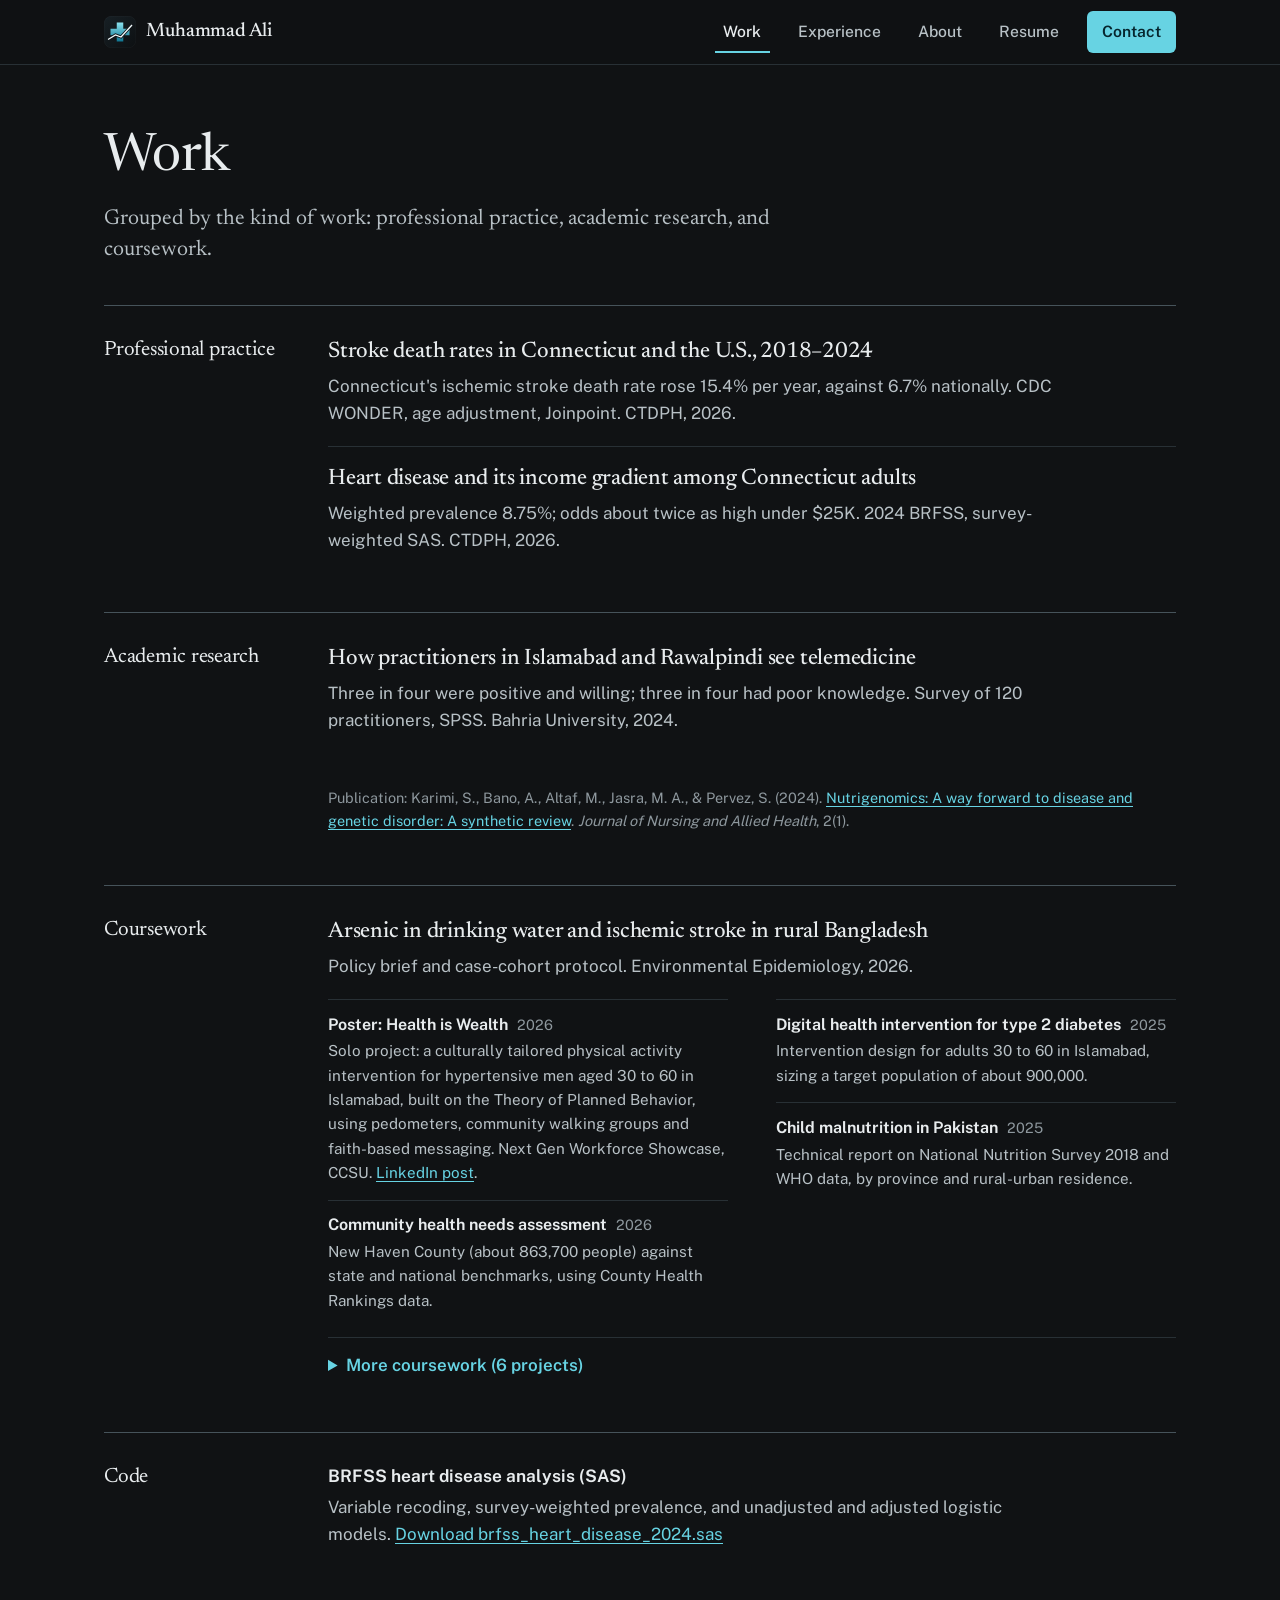
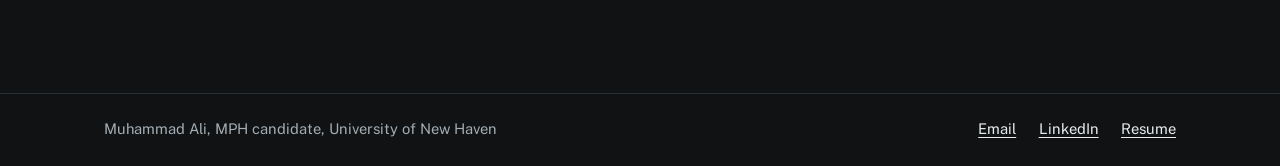
<file: work/index.html>
<!doctype html>
<html lang="en">
<head>
<meta charset="utf-8">
<meta name="viewport" content="width=device-width, initial-scale=1">
<title>Work | Muhammad Ali</title>
<meta name="description" content="Public health studies, coursework, and SAS and R code by Muhammad Ali.">
<link rel="canonical" href="https://mali-j23.github.io/work/">
<meta property="og:type" content="website">
<meta property="og:title" content="Work | Muhammad Ali">
<meta property="og:description" content="Public health studies, coursework, and SAS and R code by Muhammad Ali.">
<meta property="og:url" content="https://mali-j23.github.io/work/">
<meta property="og:image" content="https://mali-j23.github.io/assets/img/og-card-b.jpg">
<meta property="og:image:width" content="1200">
<meta property="og:image:height" content="630">
<meta name="twitter:card" content="summary_large_image">
<meta name="theme-color" content="#101214">
<link rel="icon" href="../assets/img/icon-pt-v7.svg" type="image/svg+xml">
<link rel="icon" href="../assets/img/icon-pt-v7-32.png" type="image/png" sizes="32x32">
<link rel="apple-touch-icon" href="../apple-touch-icon-v7.png">
<link rel="preload" href="../assets/fonts/newsreader-latin-opsz-normal.woff2" as="font" type="font/woff2" crossorigin>
<link rel="preload" href="../assets/fonts/public-sans-latin-wght-normal.woff2" as="font" type="font/woff2" crossorigin>
<link rel="stylesheet" href="../assets/css/site.css?v=14">
</head>
<body>
<a class="skip" href="#main">Skip to content</a>
<header class="site-header">
  <div class="wrap">
    <a class="brand" href="../index.html"><svg class="brand-mark" viewBox="0 0 64 64" aria-hidden="true"><defs><linearGradient id="mk-bg" x1="0" y1="0" x2="1" y2="1"><stop offset="0" stop-color="#172025"/><stop offset="1" stop-color="#0D1012"/></linearGradient><linearGradient id="mk-g" x1="0" y1="0" x2="0" y2="1"><stop offset="0" stop-color="#8BE3EF"/><stop offset="1" stop-color="#0E7490"/></linearGradient></defs><rect width="64" height="64" rx="15" fill="url(#mk-bg)"/><rect x=".5" y=".5" width="63" height="63" rx="14.5" fill="none" stroke="#FFFFFF" stroke-opacity=".06"/><path d="M25.5 13h13v12.5h12.5v13h-12.5v12.5h-13v-12.5h-12.5v-13h12.5z" fill="url(#mk-g)"/><polyline points="8,47 23,38 34,42 56,18" fill="none" stroke="#121619" stroke-width="6.4" stroke-linejoin="miter" stroke-miterlimit="8"/><polyline points="8,47 23,38 34,42 56,18" fill="none" stroke="#F2FBFD" stroke-width="2.6" stroke-linejoin="miter" stroke-miterlimit="8"/></svg><span class="brand-name">Muhammad Ali</span></a>
    <nav class="nav" aria-label="Main"><ul><li><a href="../work/index.html" aria-current="page">Work</a></li><li><a href="../experience.html">Experience</a></li><li><a href="../about.html">About</a></li><li><a href="../resume.html">Resume</a></li><li><a href="../index.html#contact" class="nav-cta">Contact</a></li></ul></nav>
  </div>
</header>
<main id="main">

<div class="wrap">
<header class="page-head">
  <h1>Work</h1>
  <p class="lede">Grouped by the kind of work: professional practice, academic research, and coursework.</p>
</header>

<section class="work-group" aria-labelledby="g1">
  <h2 id="g1">Professional practice</h2>
  <div class="case-index">
    <a class="case-link" href="ct-stroke-mortality.html">
      <div><h3>Stroke death rates in Connecticut and the U.S., 2018–2024</h3><p>Connecticut's ischemic stroke death rate rose 15.4% per year, against 6.7% nationally. CDC WONDER, age adjustment, Joinpoint. CTDPH, 2026.</p></div>
    </a>
    <a class="case-link" href="brfss-heart-disease.html">
      <div><h3>Heart disease and its income gradient among Connecticut adults</h3><p>Weighted prevalence 8.75%; odds about twice as high under $25K. 2024 BRFSS, survey-weighted SAS. CTDPH, 2026.</p></div>
    </a>
  </div>
</section>

<section class="work-group" aria-labelledby="g2">
  <h2 id="g2">Academic research</h2>
  <div class="case-index">
    <a class="case-link" href="telemedicine-thesis.html">
      <div><h3>How practitioners in Islamabad and Rawalpindi see telemedicine</h3><p>Three in four were positive and willing; three in four had poor knowledge. Survey of 120 practitioners, SPSS. Bahria University, 2024.</p></div>
    </a>
  </div>
  <div style="grid-column:2">
    <p class="small" style="margin-top:1rem">Publication: Karimi, S., Bano, A., Altaf, M., Jasra, M. A., &amp; Pervez, S. (2024). <a href="https://jnah.supp.journalrmc.com/index.php/public/article/view/52">Nutrigenomics: A way forward to disease and genetic disorder: A synthetic review</a>. <i>Journal of Nursing and Allied Health</i>, 2(1).</p>
  </div>
</section>

<section class="work-group" aria-labelledby="g3">
  <h2 id="g3">Coursework</h2>
  <div>
    <div class="case-index">
      <a class="case-link" href="arsenic-ischemic-stroke.html">
        <div><h3>Arsenic in drinking water and ischemic stroke in rural Bangladesh</h3><p>Policy brief and case-cohort protocol. Environmental Epidemiology, 2026.</p></div>
      </a>
    </div>
    <ul class="more">
      <li><h3>Poster: Health is Wealth <span class="yr">2026</span></h3><p>Solo project: a culturally tailored physical activity intervention for hypertensive men aged 30 to 60 in Islamabad, built on the Theory of Planned Behavior, using pedometers, community walking groups and faith-based messaging. Next Gen Workforce Showcase, CCSU. <a href="https://www.linkedin.com/posts/mali-j23_publichealth-mph-networking-ugcPost-7506755749532942337-hAEg/">LinkedIn post</a>.</p></li>
      <li><h3>Community health needs assessment <span class="yr">2026</span></h3><p>New Haven County (about 863,700 people) against state and national benchmarks, using County Health Rankings data.</p></li>
      <li><h3>Digital health intervention for type 2 diabetes <span class="yr">2025</span></h3><p>Intervention design for adults 30 to 60 in Islamabad, sizing a target population of about 900,000.</p></li>
      <li><h3>Child malnutrition in Pakistan <span class="yr">2025</span></h3><p>Technical report on National Nutrition Survey 2018 and WHO data, by province and rural-urban residence.</p></li>
    </ul>
    <details class="more-cw">
      <summary>More coursework (6 projects)</summary>
      <ul class="more">
        <li><h3>Food insecurity among international students <span class="yr">2026</span></h3><p>Five-person group project: a six-month intervention grounded in Social Cognitive Theory.</p></li>
        <li><h3>Scoping review: crisis management in healthcare <span class="yr">2025</span></h3><p>How leadership, resources and coordination shaped organizations' COVID-19 response.</p></li>
        <li><h3>Medicare telehealth flexibilities <span class="yr">2025</span></h3><p>Five-person policy analysis of lapsing COVID-era Medicare telehealth rules.</p></li>
        <li><h3>Occupational safety audit, KRL Hospital <span class="yr">2024</span></h3><p>Two-person audit against Islamabad Healthcare Regulatory Authority standards.</p></li>
        <li><h3>PDHS family planning analysis <span class="yr">2023</span></h3><p>Contraceptive prevalence and method mix from the Pakistan DHS 2017–18.</p></li>
        <li><h3>COPD risk factor study <span class="yr">2023</span></h3><p>Survey design and multiple linear regression on smoking and exposure predictors.</p></li>
      </ul>
    </details>
  </div>
</section>

<section class="work-group" aria-labelledby="g4">
  <h2 id="g4">Code</h2>
  <div class="cs-main">
    <h3 style="margin-bottom:.4rem">BRFSS heart disease analysis (SAS)</h3>
    <p>Variable recoding, survey-weighted prevalence, and unadjusted and adjusted logistic models. <a href="../code/brfss_heart_disease_2024.sas">Download brfss_heart_disease_2024.sas</a></p>
  </div>
</section>
<div style="padding-bottom:var(--band)"></div>
</div>

</main>
<footer class="site-footer">
  <div class="wrap">
    <span>Muhammad Ali, MPH candidate, University of New Haven</span>
    <ul>
      <li><a href="mailto:alikhanjasra23@gmail.com">Email</a></li>
      <li><a href="https://www.linkedin.com/in/mali-j23/" rel="me">LinkedIn</a></li>
      <li><a href="../resume.html">Resume</a></li>
    </ul>
  </div>
</footer>
<script src="../assets/js/site.js?v=14" defer></script>
</body>
</html>
</file>
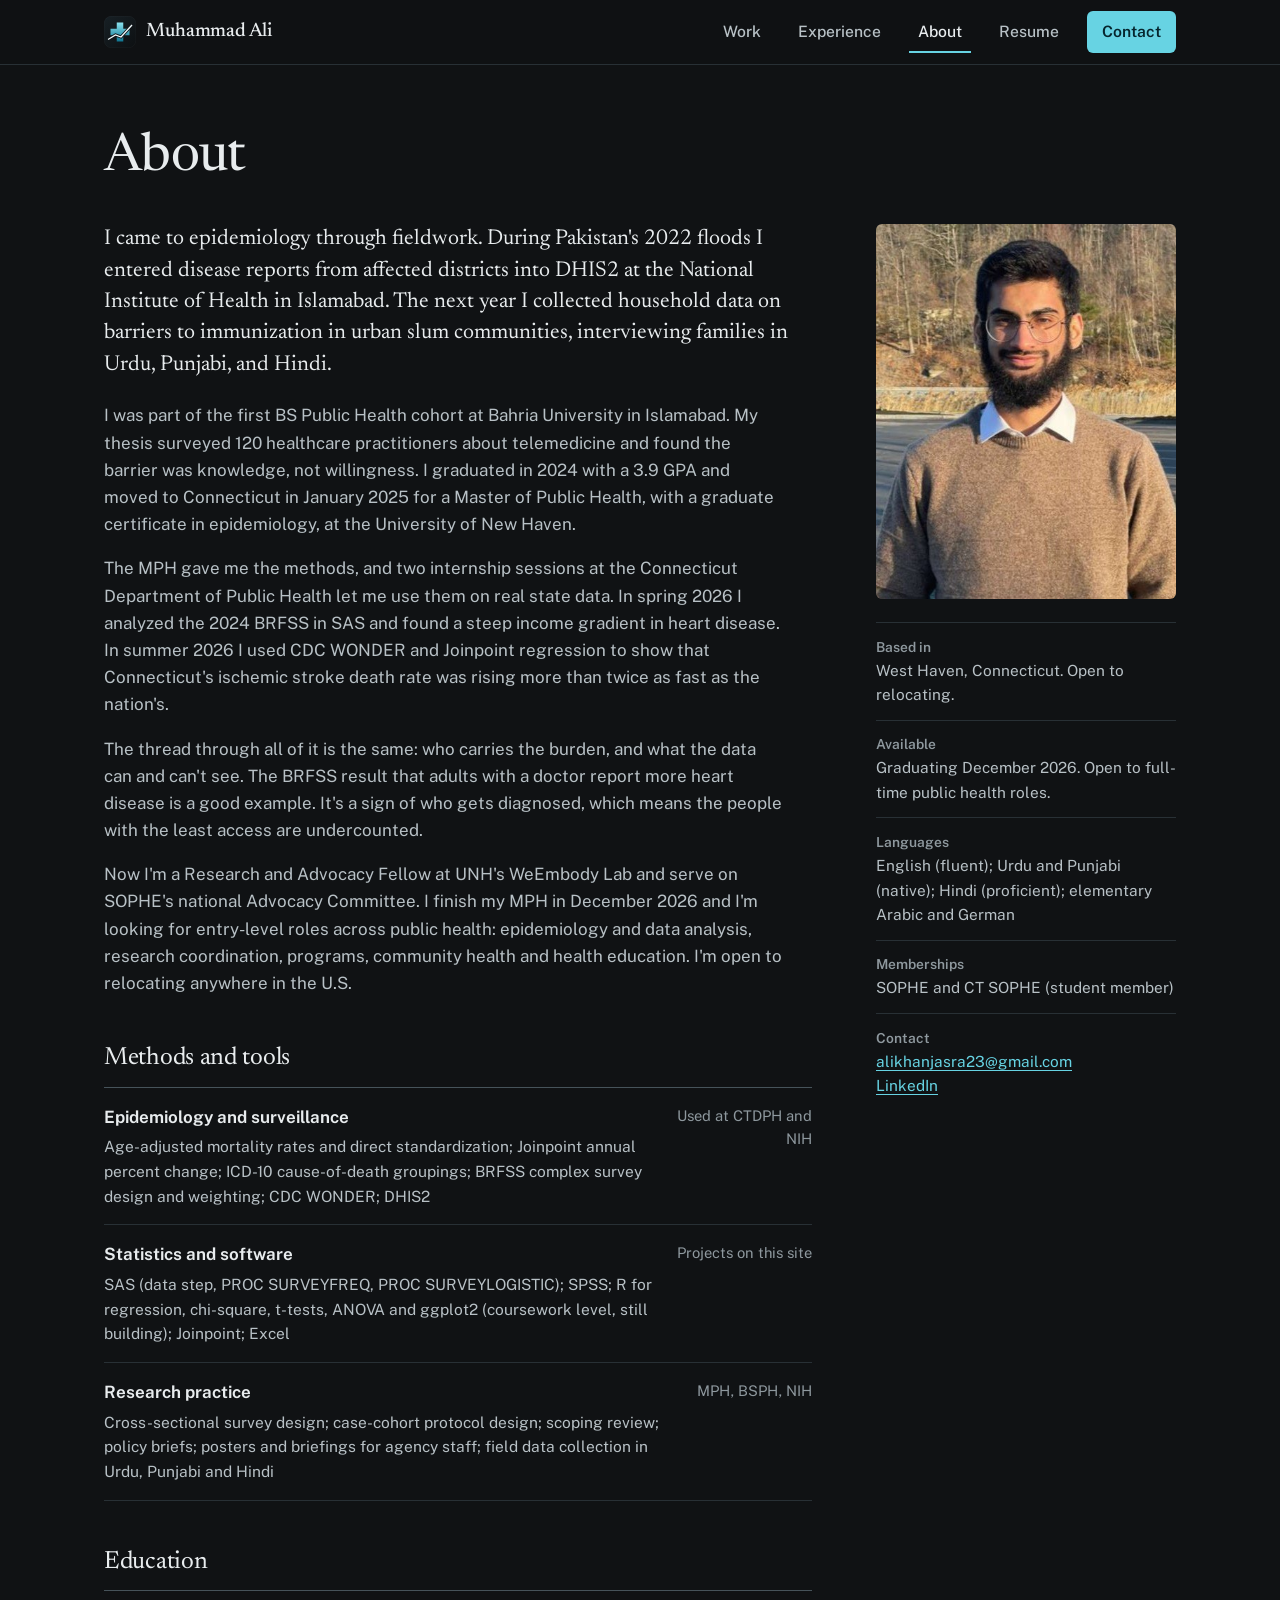
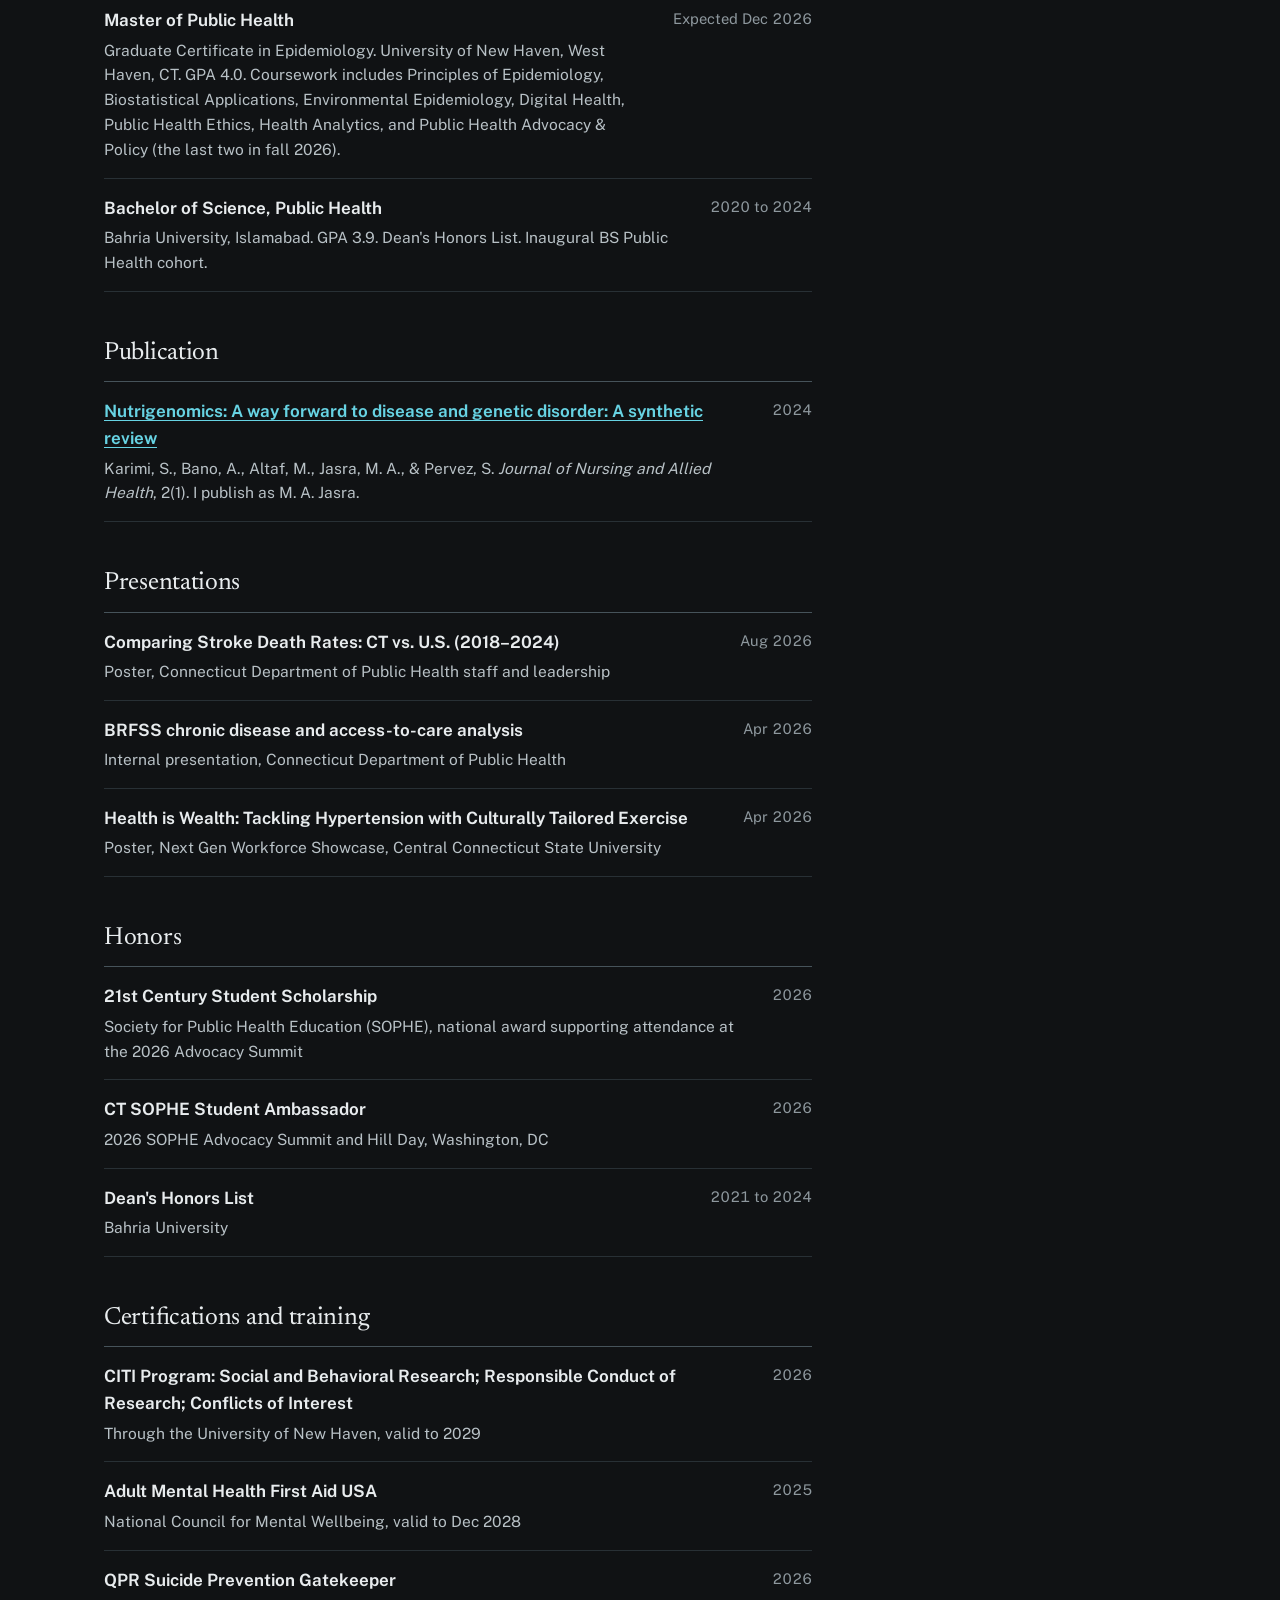
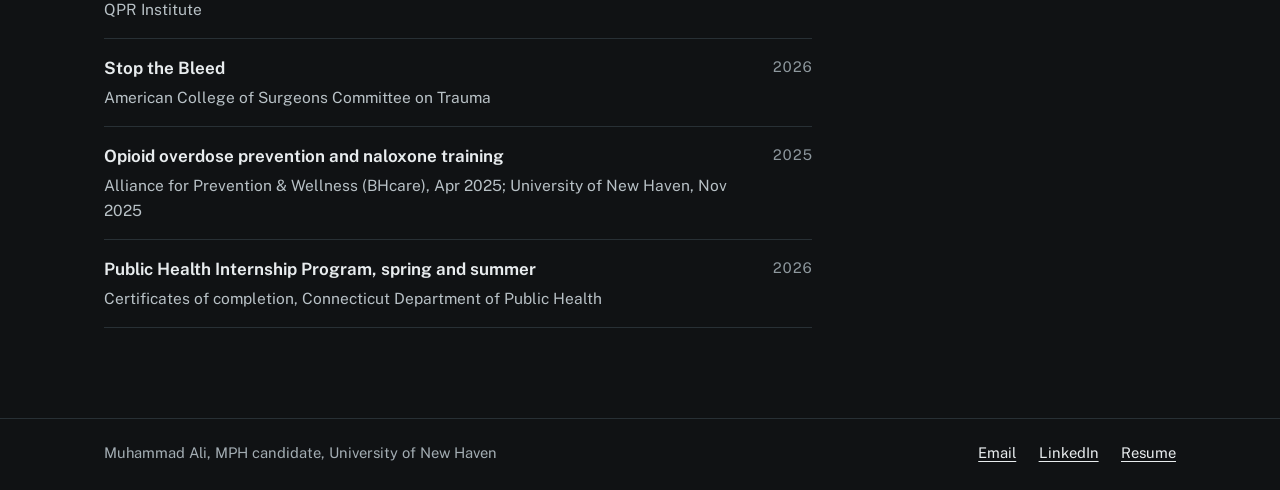
<file: about.html>
<!doctype html>
<html lang="en">
<head>
<meta charset="utf-8">
<meta name="viewport" content="width=device-width, initial-scale=1">
<title>About | Muhammad Ali</title>
<meta name="description" content="Muhammad Ali: MPH candidate with a graduate certificate in epidemiology, with public health experience in Connecticut and Pakistan.">
<link rel="canonical" href="https://mali-j23.github.io/about.html">
<meta property="og:type" content="website">
<meta property="og:title" content="About | Muhammad Ali">
<meta property="og:description" content="Muhammad Ali: MPH candidate with a graduate certificate in epidemiology, with public health experience in Connecticut and Pakistan.">
<meta property="og:url" content="https://mali-j23.github.io/about.html">
<meta property="og:image" content="https://mali-j23.github.io/assets/img/og-card-b.jpg">
<meta property="og:image:width" content="1200">
<meta property="og:image:height" content="630">
<meta name="twitter:card" content="summary_large_image">
<meta name="theme-color" content="#101214">
<link rel="icon" href="assets/img/icon-pt-v7.svg" type="image/svg+xml">
<link rel="icon" href="assets/img/icon-pt-v7-32.png" type="image/png" sizes="32x32">
<link rel="apple-touch-icon" href="apple-touch-icon-v7.png">
<link rel="preload" href="assets/fonts/newsreader-latin-opsz-normal.woff2" as="font" type="font/woff2" crossorigin>
<link rel="preload" href="assets/fonts/public-sans-latin-wght-normal.woff2" as="font" type="font/woff2" crossorigin>
<link rel="stylesheet" href="assets/css/site.css?v=14">
</head>
<body>
<a class="skip" href="#main">Skip to content</a>
<header class="site-header">
  <div class="wrap">
    <a class="brand" href="index.html"><svg class="brand-mark" viewBox="0 0 64 64" aria-hidden="true"><defs><linearGradient id="mk-bg" x1="0" y1="0" x2="1" y2="1"><stop offset="0" stop-color="#172025"/><stop offset="1" stop-color="#0D1012"/></linearGradient><linearGradient id="mk-g" x1="0" y1="0" x2="0" y2="1"><stop offset="0" stop-color="#8BE3EF"/><stop offset="1" stop-color="#0E7490"/></linearGradient></defs><rect width="64" height="64" rx="15" fill="url(#mk-bg)"/><rect x=".5" y=".5" width="63" height="63" rx="14.5" fill="none" stroke="#FFFFFF" stroke-opacity=".06"/><path d="M25.5 13h13v12.5h12.5v13h-12.5v12.5h-13v-12.5h-12.5v-13h12.5z" fill="url(#mk-g)"/><polyline points="8,47 23,38 34,42 56,18" fill="none" stroke="#121619" stroke-width="6.4" stroke-linejoin="miter" stroke-miterlimit="8"/><polyline points="8,47 23,38 34,42 56,18" fill="none" stroke="#F2FBFD" stroke-width="2.6" stroke-linejoin="miter" stroke-miterlimit="8"/></svg><span class="brand-name">Muhammad Ali</span></a>
    <nav class="nav" aria-label="Main"><ul><li><a href="work/index.html">Work</a></li><li><a href="experience.html">Experience</a></li><li><a href="about.html" aria-current="page">About</a></li><li><a href="resume.html">Resume</a></li><li><a href="index.html#contact" class="nav-cta">Contact</a></li></ul></nav>
  </div>
</header>
<main id="main">

<div class="wrap">
<header class="page-head">
  <h1>About</h1>
</header>
<div class="about-grid" style="padding-bottom:var(--band)">
  <div class="prose">
    <p class="lede">I came to epidemiology through fieldwork. During Pakistan's 2022 floods I entered disease reports from affected districts into DHIS2 at the National Institute of Health in Islamabad. The next year I collected household data on barriers to immunization in urban slum communities, interviewing families in Urdu, Punjabi, and Hindi.</p>
    <p>I was part of the first BS Public Health cohort at Bahria University in Islamabad. My thesis surveyed 120 healthcare practitioners about telemedicine and found the barrier was knowledge, not willingness. I graduated in 2024 with a 3.9 GPA and moved to Connecticut in January 2025 for a Master of Public Health, with a graduate certificate in epidemiology, at the University of New Haven.</p>
    <p>The MPH gave me the methods, and two internship sessions at the Connecticut Department of Public Health let me use them on real state data. In spring 2026 I analyzed the 2024 BRFSS in SAS and found a steep income gradient in heart disease. In summer 2026 I used CDC WONDER and Joinpoint regression to show that Connecticut's ischemic stroke death rate was rising more than twice as fast as the nation's.</p>
    <p>The thread through all of it is the same: who carries the burden, and what the data can and can't see. The BRFSS result that adults with a doctor report more heart disease is a good example. It's a sign of who gets diagnosed, which means the people with the least access are undercounted.</p>
    <p>Now I'm a Research and Advocacy Fellow at UNH's WeEmbody Lab and serve on SOPHE's national Advocacy Committee. I finish my MPH in December 2026 and I'm looking for entry-level roles across public health: epidemiology and data analysis, research coordination, programs, community health and health education. I'm open to relocating anywhere in the U.S.</p>

    <h2>Methods and tools</h2>
    <ul class="cred">
      <li><div><b>Epidemiology and surveillance</b><div class="who">Age-adjusted mortality rates and direct standardization; Joinpoint annual percent change; ICD-10 cause-of-death groupings; BRFSS complex survey design and weighting; CDC WONDER; DHIS2</div></div><span class="when">Used at CTDPH and NIH</span></li>
      <li><div><b>Statistics and software</b><div class="who">SAS (data step, PROC SURVEYFREQ, PROC SURVEYLOGISTIC); SPSS; R for regression, chi-square, t-tests, ANOVA and ggplot2 (coursework level, still building); Joinpoint; Excel</div></div><span class="when">Projects on this site</span></li>
      <li><div><b>Research practice</b><div class="who">Cross-sectional survey design; case-cohort protocol design; scoping review; policy briefs; posters and briefings for agency staff; field data collection in Urdu, Punjabi and Hindi</div></div><span class="when">MPH, BSPH, NIH</span></li>
    </ul>

    <h2>Education</h2>
    <ul class="cred">
      <li><div><b>Master of Public Health</b><div class="who">Graduate Certificate in Epidemiology. University of New Haven, West Haven, CT. GPA 4.0. Coursework includes Principles of Epidemiology, Biostatistical Applications, Environmental Epidemiology, Digital Health, Public Health Ethics, Health Analytics, and Public Health Advocacy &amp; Policy (the last two in fall 2026).</div></div><span class="when">Expected Dec 2026</span></li>
      <li><div><b>Bachelor of Science, Public Health</b><div class="who">Bahria University, Islamabad. GPA 3.9. Dean's Honors List. Inaugural BS Public Health cohort.</div></div><span class="when">2020 to 2024</span></li>
    </ul>

    <h2>Publication</h2>
    <ul class="cred">
      <li><div><b><a href="https://jnah.supp.journalrmc.com/index.php/public/article/view/52">Nutrigenomics: A way forward to disease and genetic disorder: A synthetic review</a></b><div class="who">Karimi, S., Bano, A., Altaf, M., Jasra, M. A., &amp; Pervez, S. <i>Journal of Nursing and Allied Health</i>, 2(1). I publish as M. A. Jasra.</div></div><span class="when">2024</span></li>
    </ul>

    <h2>Presentations</h2>
    <ul class="cred">
      <li><div><b>Comparing Stroke Death Rates: CT vs. U.S. (2018–2024)</b><div class="who">Poster, Connecticut Department of Public Health staff and leadership</div></div><span class="when">Aug 2026</span></li>
      <li><div><b>BRFSS chronic disease and access-to-care analysis</b><div class="who">Internal presentation, Connecticut Department of Public Health</div></div><span class="when">Apr 2026</span></li>
      <li><div><b>Health is Wealth: Tackling Hypertension with Culturally Tailored Exercise</b><div class="who">Poster, Next Gen Workforce Showcase, Central Connecticut State University</div></div><span class="when">Apr 2026</span></li>
    </ul>

    <h2>Honors</h2>
    <ul class="cred">
      <li><div><b>21st Century Student Scholarship</b><div class="who">Society for Public Health Education (SOPHE), national award supporting attendance at the 2026 Advocacy Summit</div></div><span class="when">2026</span></li>
      <li><div><b>CT SOPHE Student Ambassador</b><div class="who">2026 SOPHE Advocacy Summit and Hill Day, Washington, DC</div></div><span class="when">2026</span></li>
      <li><div><b>Dean's Honors List</b><div class="who">Bahria University</div></div><span class="when">2021 to 2024</span></li>
    </ul>

    <h2>Certifications and training</h2>
    <ul class="cred">
      <li><div><b>CITI Program: Social and Behavioral Research; Responsible Conduct of Research; Conflicts of Interest</b><div class="who">Through the University of New Haven, valid to 2029</div></div><span class="when">2026</span></li>
      <li><div><b>Adult Mental Health First Aid USA</b><div class="who">National Council for Mental Wellbeing, valid to Dec 2028</div></div><span class="when">2025</span></li>
      <li><div><b>QPR Suicide Prevention Gatekeeper</b><div class="who">QPR Institute</div></div><span class="when">2026</span></li>
      <li><div><b>Stop the Bleed</b><div class="who">American College of Surgeons Committee on Trauma</div></div><span class="when">2026</span></li>
      <li><div><b>Opioid overdose prevention and naloxone training</b><div class="who">Alliance for Prevention &amp; Wellness (BHcare), Apr 2025; University of New Haven, Nov 2025</div></div><span class="when">2025</span></li>
      <li><div><b>Public Health Internship Program, spring and summer</b><div class="who">Certificates of completion, Connecticut Department of Public Health</div></div><span class="when">2026</span></li>
    </ul>
  </div>
  <aside>
    <img class="portrait portrait-lg" src="assets/img/muhammad-ali.jpg" width="428" height="535" alt="Portrait of Muhammad Ali" loading="lazy">
    <ul class="fact-list">
      <li><b>Based in</b>West Haven, Connecticut. Open to relocating.</li>
      <li><b>Available</b>Graduating December 2026. Open to full-time public health roles.</li>
      <li><b>Languages</b>English (fluent); Urdu and Punjabi (native); Hindi (proficient); elementary Arabic and German</li>
      <li><b>Memberships</b>SOPHE and CT SOPHE (student member)</li>
      <li><b>Contact</b><a href="mailto:alikhanjasra23@gmail.com">alikhanjasra23@gmail.com</a><br><a href="https://www.linkedin.com/in/mali-j23/" rel="me">LinkedIn</a></li>
    </ul>
  </aside>
</div>
</div>

</main>
<footer class="site-footer">
  <div class="wrap">
    <span>Muhammad Ali, MPH candidate, University of New Haven</span>
    <ul>
      <li><a href="mailto:alikhanjasra23@gmail.com">Email</a></li>
      <li><a href="https://www.linkedin.com/in/mali-j23/" rel="me">LinkedIn</a></li>
      <li><a href="resume.html">Resume</a></li>
    </ul>
  </div>
</footer>
<script src="assets/js/site.js?v=14" defer></script>
</body>
</html>
</file>
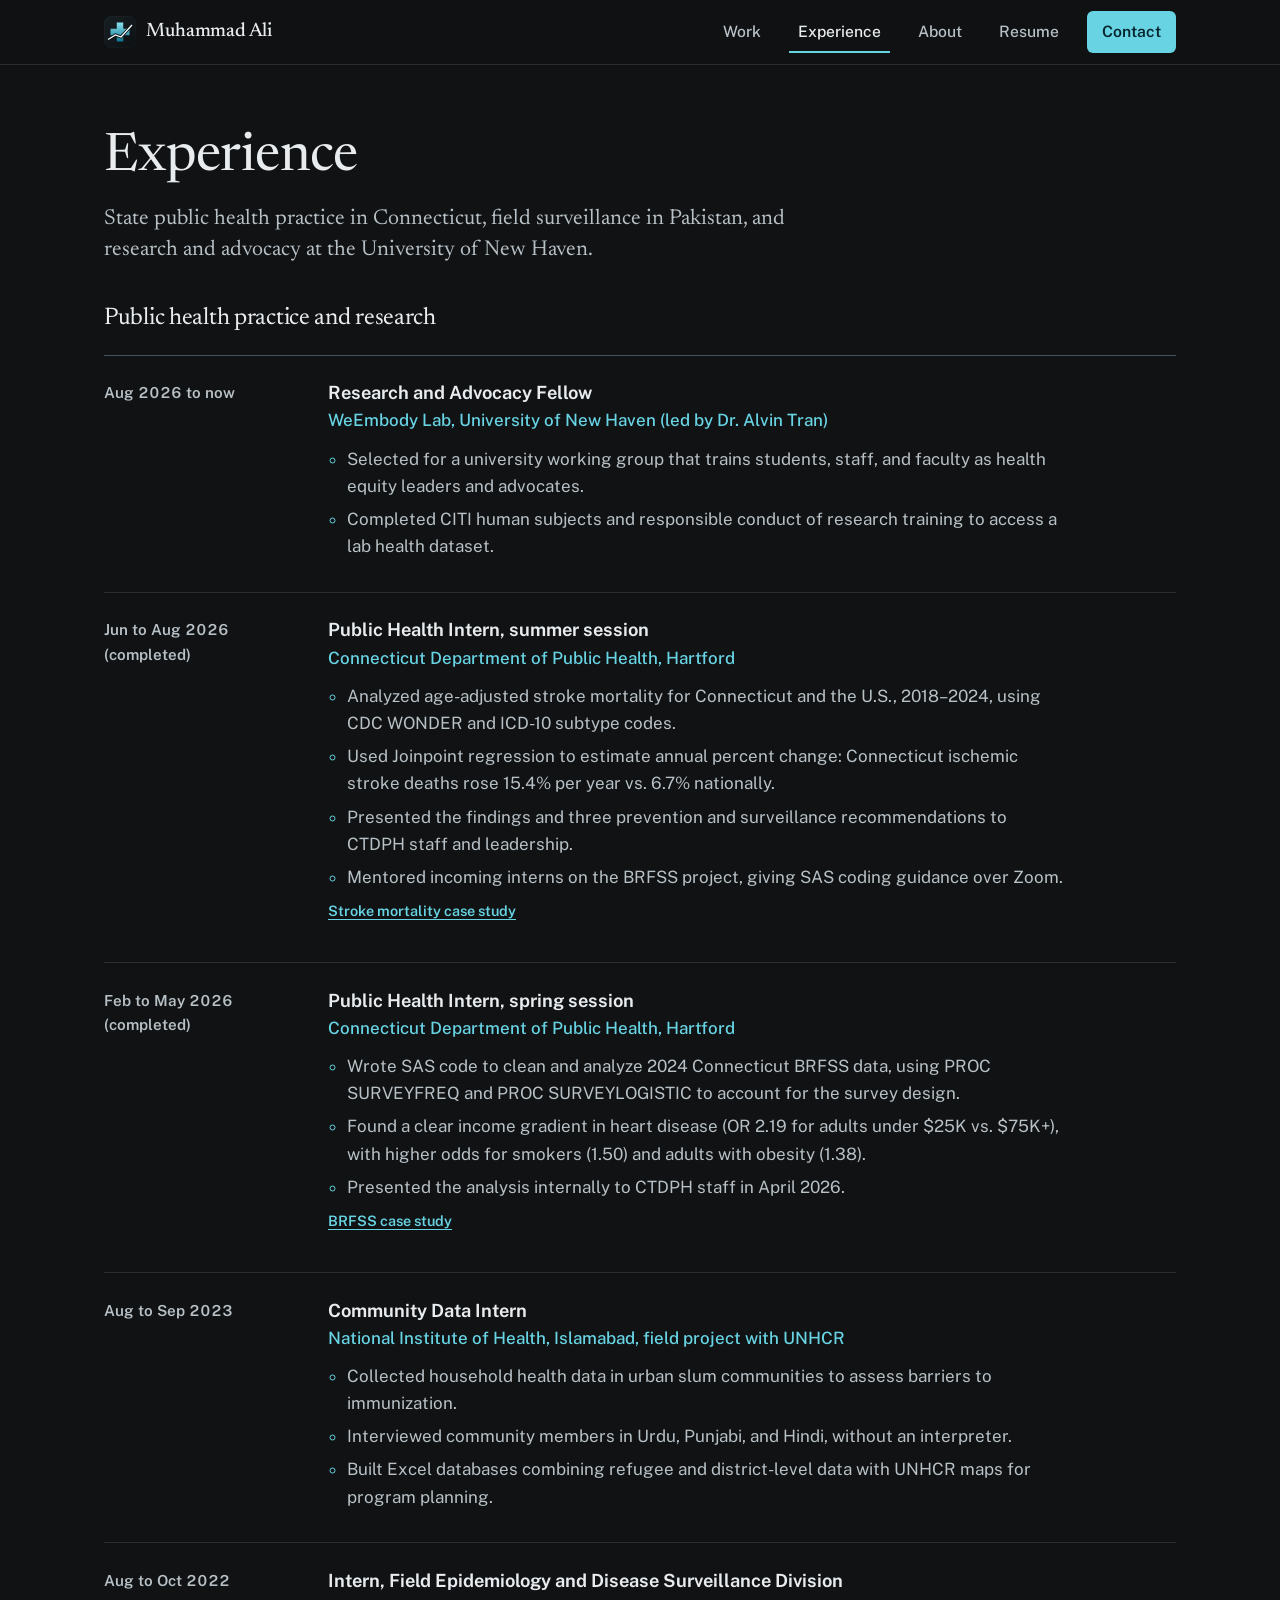
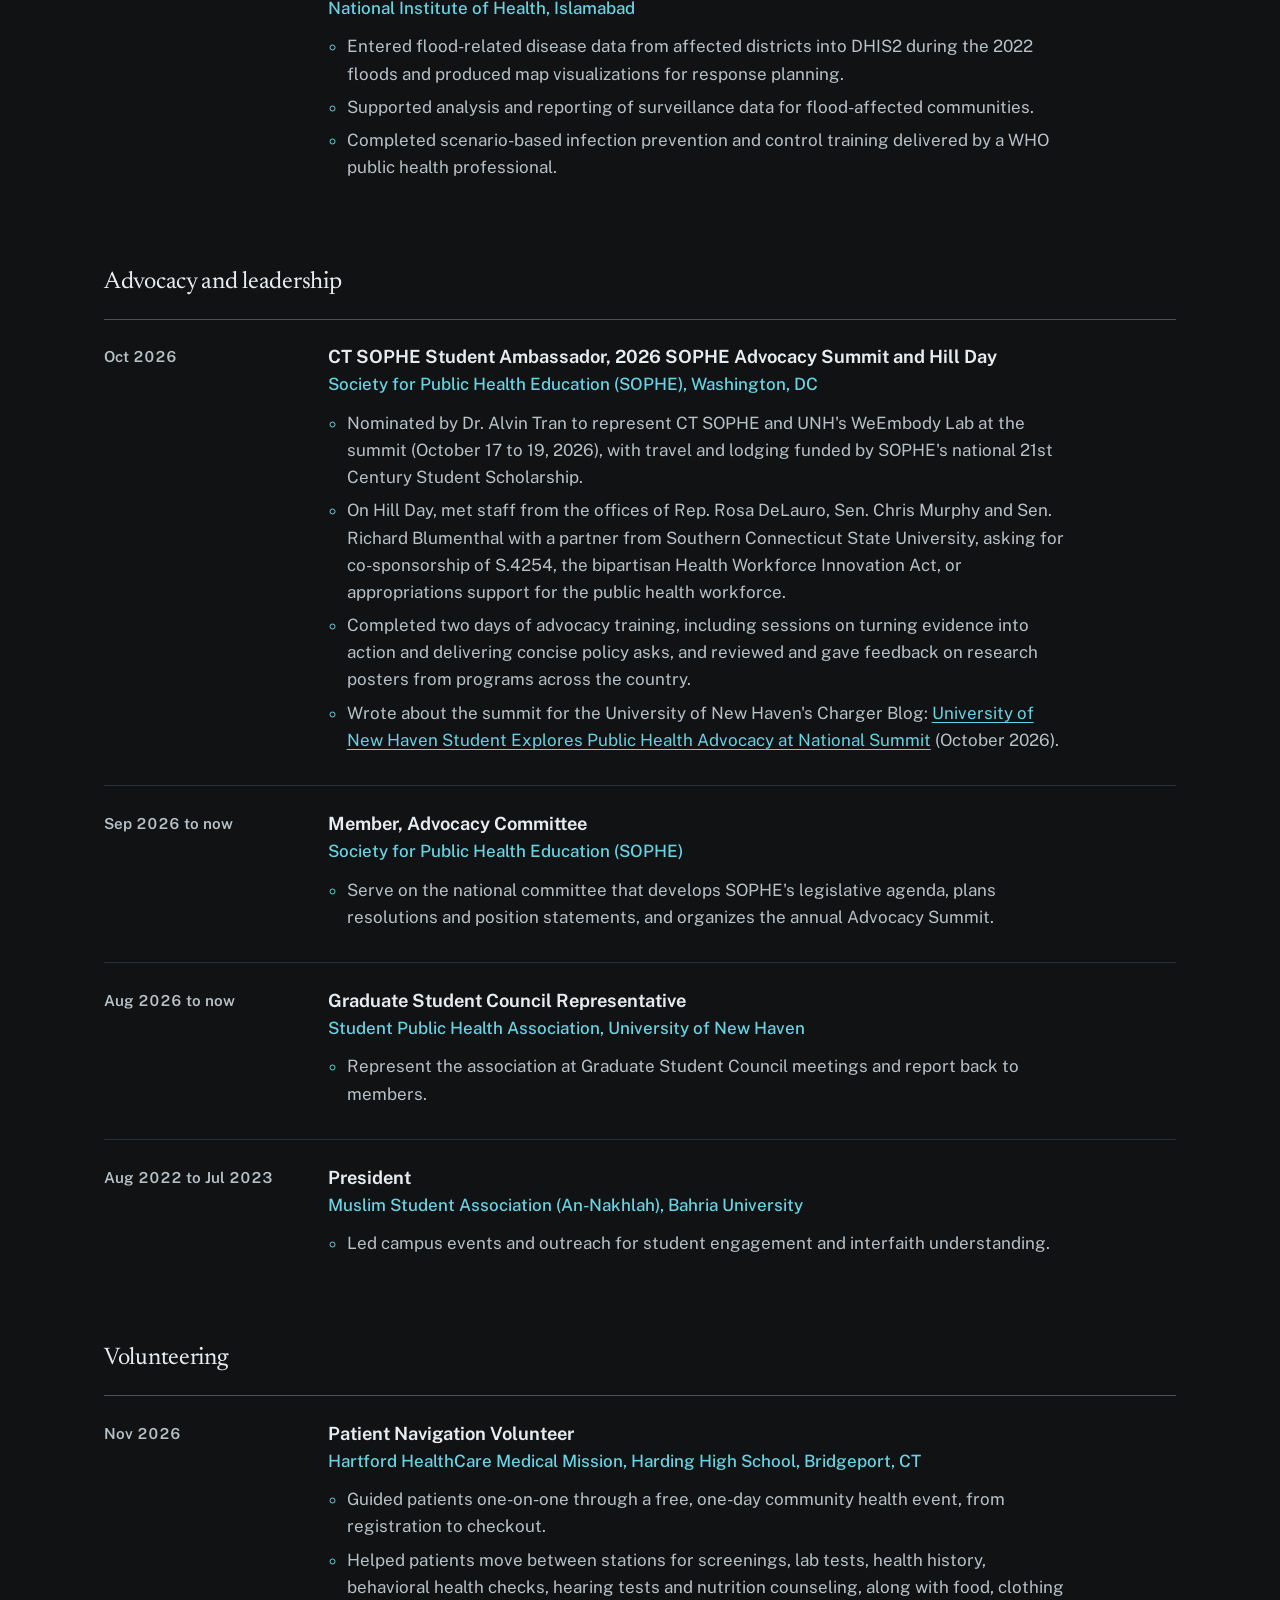
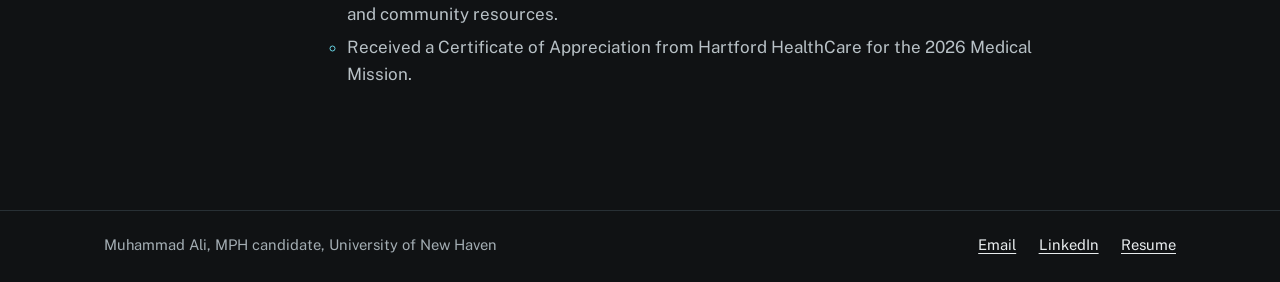
<file: experience.html>
<!doctype html>
<html lang="en">
<head>
<meta charset="utf-8">
<meta name="viewport" content="width=device-width, initial-scale=1">
<title>Experience | Muhammad Ali</title>
<meta name="description" content="Public health internships at the Connecticut Department of Public Health and Pakistan&#x27;s National Institute of Health, plus research and advocacy roles.">
<link rel="canonical" href="https://mali-j23.github.io/experience.html">
<meta property="og:type" content="website">
<meta property="og:title" content="Experience | Muhammad Ali">
<meta property="og:description" content="Public health internships at the Connecticut Department of Public Health and Pakistan&#x27;s National Institute of Health, plus research and advocacy roles.">
<meta property="og:url" content="https://mali-j23.github.io/experience.html">
<meta property="og:image" content="https://mali-j23.github.io/assets/img/og-card-b.jpg">
<meta property="og:image:width" content="1200">
<meta property="og:image:height" content="630">
<meta name="twitter:card" content="summary_large_image">
<meta name="theme-color" content="#101214">
<link rel="icon" href="assets/img/icon-pt-v7.svg" type="image/svg+xml">
<link rel="icon" href="assets/img/icon-pt-v7-32.png" type="image/png" sizes="32x32">
<link rel="apple-touch-icon" href="apple-touch-icon-v7.png">
<link rel="preload" href="assets/fonts/newsreader-latin-opsz-normal.woff2" as="font" type="font/woff2" crossorigin>
<link rel="preload" href="assets/fonts/public-sans-latin-wght-normal.woff2" as="font" type="font/woff2" crossorigin>
<link rel="stylesheet" href="assets/css/site.css?v=14">
</head>
<body>
<a class="skip" href="#main">Skip to content</a>
<header class="site-header">
  <div class="wrap">
    <a class="brand" href="index.html"><svg class="brand-mark" viewBox="0 0 64 64" aria-hidden="true"><defs><linearGradient id="mk-bg" x1="0" y1="0" x2="1" y2="1"><stop offset="0" stop-color="#172025"/><stop offset="1" stop-color="#0D1012"/></linearGradient><linearGradient id="mk-g" x1="0" y1="0" x2="0" y2="1"><stop offset="0" stop-color="#8BE3EF"/><stop offset="1" stop-color="#0E7490"/></linearGradient></defs><rect width="64" height="64" rx="15" fill="url(#mk-bg)"/><rect x=".5" y=".5" width="63" height="63" rx="14.5" fill="none" stroke="#FFFFFF" stroke-opacity=".06"/><path d="M25.5 13h13v12.5h12.5v13h-12.5v12.5h-13v-12.5h-12.5v-13h12.5z" fill="url(#mk-g)"/><polyline points="8,47 23,38 34,42 56,18" fill="none" stroke="#121619" stroke-width="6.4" stroke-linejoin="miter" stroke-miterlimit="8"/><polyline points="8,47 23,38 34,42 56,18" fill="none" stroke="#F2FBFD" stroke-width="2.6" stroke-linejoin="miter" stroke-miterlimit="8"/></svg><span class="brand-name">Muhammad Ali</span></a>
    <nav class="nav" aria-label="Main"><ul><li><a href="work/index.html">Work</a></li><li><a href="experience.html" aria-current="page">Experience</a></li><li><a href="about.html">About</a></li><li><a href="resume.html">Resume</a></li><li><a href="index.html#contact" class="nav-cta">Contact</a></li></ul></nav>
  </div>
</header>
<main id="main">

<div class="wrap">
<header class="page-head">
  <h1>Experience</h1>
  <p class="lede">State public health practice in Connecticut, field surveillance in Pakistan, and research and advocacy at the University of New Haven.</p>
</header>
<section style="padding-bottom:var(--band)" aria-labelledby="roles-h">
  <h2 id="roles-h" style="margin-bottom:1.4rem;font-size:1.5rem">Public health practice and research</h2>
  <ol class="timeline">
    <li><span class="when">Aug 2026 to now</span><div>
      <h3>Research and Advocacy Fellow</h3><p class="org">WeEmbody Lab, University of New Haven (led by Dr. Alvin Tran)</p>
      <ul>
        <li>Selected for a university working group that trains students, staff, and faculty as health equity leaders and advocates.</li>
        <li>Completed CITI human subjects and responsible conduct of research training to access a lab health dataset.</li>

      </ul></div></li>
    <li><span class="when">Jun to Aug 2026 (completed)</span><div>
      <h3>Public Health Intern, summer session</h3><p class="org">Connecticut Department of Public Health, Hartford</p>
      <ul>
        <li>Analyzed age-adjusted stroke mortality for Connecticut and the U.S., 2018–2024, using CDC WONDER and ICD-10 subtype codes.</li>
        <li>Used Joinpoint regression to estimate annual percent change: Connecticut ischemic stroke deaths rose 15.4% per year vs. 6.7% nationally.</li>
        <li>Presented the findings and three prevention and surveillance recommendations to CTDPH staff and leadership.</li>
        <li>Mentored incoming interns on the BRFSS project, giving SAS coding guidance over Zoom.</li>
      </ul>
      <p class="small" style="margin-top:.5rem"><a href="work/ct-stroke-mortality.html">Stroke mortality case study</a></p></div></li>
    <li><span class="when">Feb to May 2026 (completed)</span><div>
      <h3>Public Health Intern, spring session</h3><p class="org">Connecticut Department of Public Health, Hartford</p>
      <ul>
        <li>Wrote SAS code to clean and analyze 2024 Connecticut BRFSS data, using PROC SURVEYFREQ and PROC SURVEYLOGISTIC to account for the survey design.</li>
        <li>Found a clear income gradient in heart disease (OR 2.19 for adults under $25K vs. $75K+), with higher odds for smokers (1.50) and adults with obesity (1.38).</li>
        <li>Presented the analysis internally to CTDPH staff in April 2026.</li>
      </ul>
      <p class="small" style="margin-top:.5rem"><a href="work/brfss-heart-disease.html">BRFSS case study</a></p></div></li>
    <li><span class="when">Aug to Sep 2023</span><div>
      <h3>Community Data Intern</h3><p class="org">National Institute of Health, Islamabad, field project with UNHCR</p>
      <ul>
        <li>Collected household health data in urban slum communities to assess barriers to immunization.</li>
        <li>Interviewed community members in Urdu, Punjabi, and Hindi, without an interpreter.</li>
        <li>Built Excel databases combining refugee and district-level data with UNHCR maps for program planning.</li>
      </ul></div></li>
    <li><span class="when">Aug to Oct 2022</span><div>
      <h3>Intern, Field Epidemiology and Disease Surveillance Division</h3><p class="org">National Institute of Health, Islamabad</p>
      <ul>
        <li>Entered flood-related disease data from affected districts into DHIS2 during the 2022 floods and produced map visualizations for response planning.</li>
        <li>Supported analysis and reporting of surveillance data for flood-affected communities.</li>
        <li>Completed scenario-based infection prevention and control training delivered by a WHO public health professional.</li>
      </ul></div></li>
  </ol>
  <h2 id="svc-h" style="margin:3.5rem 0 1.4rem;font-size:1.5rem">Advocacy and leadership</h2>
  <ol class="timeline">
    <li><span class="when">Oct 2026</span><div>
      <h3>CT SOPHE Student Ambassador, 2026 SOPHE Advocacy Summit and Hill Day</h3><p class="org">Society for Public Health Education (SOPHE), Washington, DC</p>
      <ul>
        <li>Nominated by Dr. Alvin Tran to represent CT SOPHE and UNH's WeEmbody Lab at the summit (October 17 to 19, 2026), with travel and lodging funded by SOPHE's national 21st Century Student Scholarship.</li>
        <li>On Hill Day, met staff from the offices of Rep. Rosa DeLauro, Sen. Chris Murphy and Sen. Richard Blumenthal with a partner from Southern Connecticut State University, asking for co-sponsorship of S.4254, the bipartisan Health Workforce Innovation Act, or appropriations support for the public health workforce.</li>
        <li>Completed two days of advocacy training, including sessions on turning evidence into action and delivering concise policy asks, and reviewed and gave feedback on research posters from programs across the country.</li>
        <li>Wrote about the summit for the University of New Haven's Charger Blog: <a href="https://www.newhaven.edu/news/blog/2026/muhammad-ali-attends-public-health-summit.php">University of New Haven Student Explores Public Health Advocacy at National Summit</a> (October 2026).</li>
      </ul></div></li>
    <li><span class="when">Sep 2026 to now</span><div>
      <h3>Member, Advocacy Committee</h3><p class="org">Society for Public Health Education (SOPHE)</p>
      <ul><li>Serve on the national committee that develops SOPHE's legislative agenda, plans resolutions and position statements, and organizes the annual Advocacy Summit.</li></ul></div></li>
    <li><span class="when">Aug 2026 to now</span><div>
      <h3>Graduate Student Council Representative</h3><p class="org">Student Public Health Association, University of New Haven</p>
      <ul><li>Represent the association at Graduate Student Council meetings and report back to members.</li></ul></div></li>
    <li><span class="when">Aug 2022 to Jul 2023</span><div>
      <h3>President</h3><p class="org">Muslim Student Association (An-Nakhlah), Bahria University</p>
      <ul><li>Led campus events and outreach for student engagement and interfaith understanding.</li></ul></div></li>
  </ol>
  <h2 id="vol-h" style="margin:3.5rem 0 1.4rem;font-size:1.5rem">Volunteering</h2>
  <ol class="timeline">
    <li><span class="when">Nov 2026</span><div>
      <h3>Patient Navigation Volunteer</h3><p class="org">Hartford HealthCare Medical Mission, Harding High School, Bridgeport, CT</p>
      <ul>
        <li>Guided patients one-on-one through a free, one-day community health event, from registration to checkout.</li>
        <li>Helped patients move between stations for screenings, lab tests, health history, behavioral health checks, hearing tests and nutrition counseling, along with food, clothing and community resources.</li>
        <li>Received a Certificate of Appreciation from Hartford HealthCare for the 2026 Medical Mission.</li>
      </ul></div></li>
  </ol>
</section>
</div>

</main>
<footer class="site-footer">
  <div class="wrap">
    <span>Muhammad Ali, MPH candidate, University of New Haven</span>
    <ul>
      <li><a href="mailto:alikhanjasra23@gmail.com">Email</a></li>
      <li><a href="https://www.linkedin.com/in/mali-j23/" rel="me">LinkedIn</a></li>
      <li><a href="resume.html">Resume</a></li>
    </ul>
  </div>
</footer>
<script src="assets/js/site.js?v=14" defer></script>
</body>
</html>
</file>
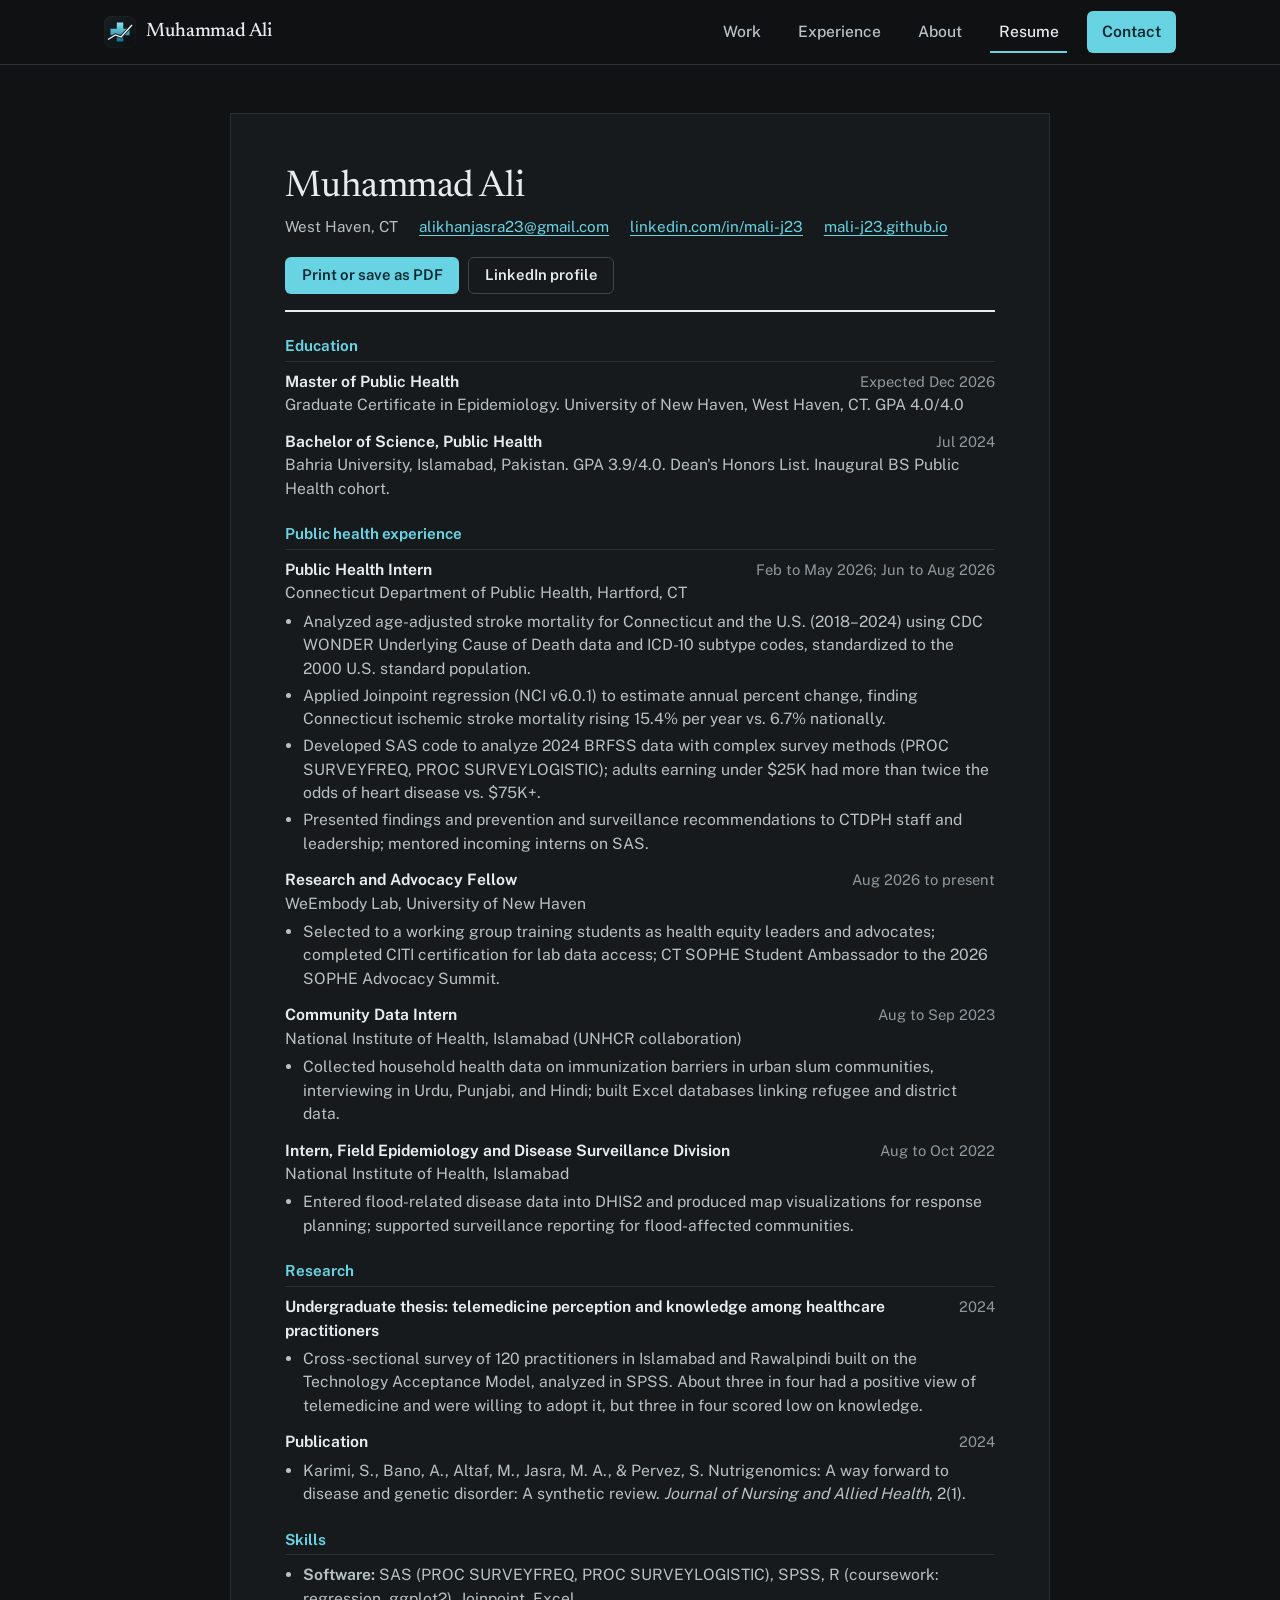
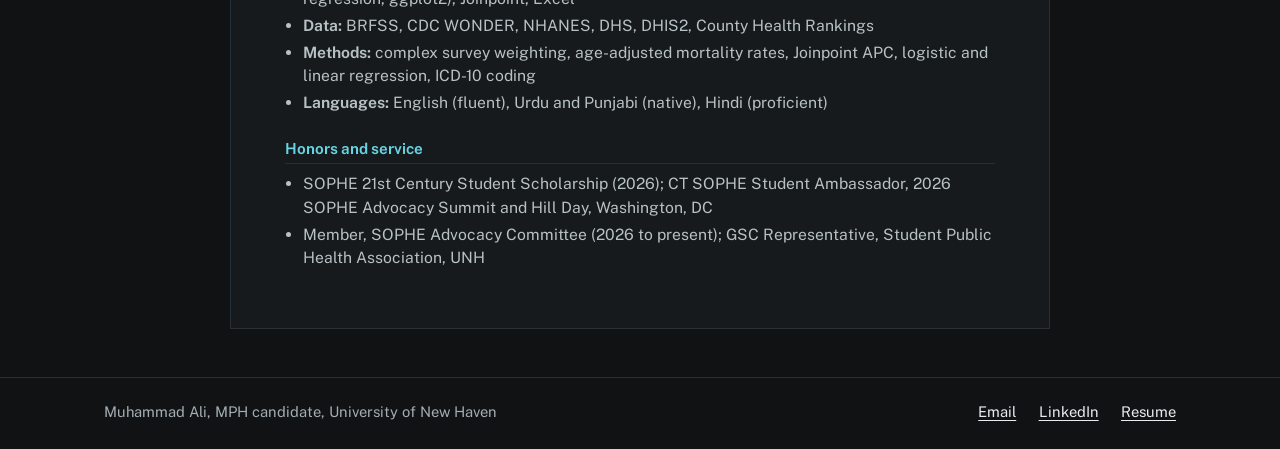
<file: resume.html>
<!doctype html>
<html lang="en">
<head>
<meta charset="utf-8">
<meta name="viewport" content="width=device-width, initial-scale=1">
<title>Resume | Muhammad Ali</title>
<meta name="description" content="Resume of Muhammad Ali, MPH candidate with a graduate certificate in epidemiology.">
<link rel="canonical" href="https://mali-j23.github.io/resume.html">
<meta property="og:type" content="website">
<meta property="og:title" content="Resume | Muhammad Ali">
<meta property="og:description" content="Resume of Muhammad Ali, MPH candidate with a graduate certificate in epidemiology.">
<meta property="og:url" content="https://mali-j23.github.io/resume.html">
<meta property="og:image" content="https://mali-j23.github.io/assets/img/og-card-b.jpg">
<meta property="og:image:width" content="1200">
<meta property="og:image:height" content="630">
<meta name="twitter:card" content="summary_large_image">
<meta name="theme-color" content="#101214">
<link rel="icon" href="assets/img/icon-pt-v7.svg" type="image/svg+xml">
<link rel="icon" href="assets/img/icon-pt-v7-32.png" type="image/png" sizes="32x32">
<link rel="apple-touch-icon" href="apple-touch-icon-v7.png">
<link rel="preload" href="assets/fonts/newsreader-latin-opsz-normal.woff2" as="font" type="font/woff2" crossorigin>
<link rel="preload" href="assets/fonts/public-sans-latin-wght-normal.woff2" as="font" type="font/woff2" crossorigin>
<link rel="stylesheet" href="assets/css/site.css?v=14">
</head>
<body class="resume-page">
<a class="skip" href="#main">Skip to content</a>
<header class="site-header">
  <div class="wrap">
    <a class="brand" href="index.html"><svg class="brand-mark" viewBox="0 0 64 64" aria-hidden="true"><defs><linearGradient id="mk-bg" x1="0" y1="0" x2="1" y2="1"><stop offset="0" stop-color="#172025"/><stop offset="1" stop-color="#0D1012"/></linearGradient><linearGradient id="mk-g" x1="0" y1="0" x2="0" y2="1"><stop offset="0" stop-color="#8BE3EF"/><stop offset="1" stop-color="#0E7490"/></linearGradient></defs><rect width="64" height="64" rx="15" fill="url(#mk-bg)"/><rect x=".5" y=".5" width="63" height="63" rx="14.5" fill="none" stroke="#FFFFFF" stroke-opacity=".06"/><path d="M25.5 13h13v12.5h12.5v13h-12.5v12.5h-13v-12.5h-12.5v-13h12.5z" fill="url(#mk-g)"/><polyline points="8,47 23,38 34,42 56,18" fill="none" stroke="#121619" stroke-width="6.4" stroke-linejoin="miter" stroke-miterlimit="8"/><polyline points="8,47 23,38 34,42 56,18" fill="none" stroke="#F2FBFD" stroke-width="2.6" stroke-linejoin="miter" stroke-miterlimit="8"/></svg><span class="brand-name">Muhammad Ali</span></a>
    <nav class="nav" aria-label="Main"><ul><li><a href="work/index.html">Work</a></li><li><a href="experience.html">Experience</a></li><li><a href="about.html">About</a></li><li><a href="resume.html" aria-current="page">Resume</a></li><li><a href="index.html#contact" class="nav-cta">Contact</a></li></ul></nav>
  </div>
</header>
<main id="main">

<div class="resume">
  <header>
    <h1>Muhammad Ali</h1>
    <p class="contact-line"><span>West Haven, CT</span><span><a href="mailto:alikhanjasra23@gmail.com">alikhanjasra23@gmail.com</a></span><span><a href="https://www.linkedin.com/in/mali-j23/">linkedin.com/in/mali-j23</a></span><span><a href="https://mali-j23.github.io/">mali-j23.github.io</a></span></p>
    <div class="resume-tools no-print">
      <button class="btn btn-primary" type="button" data-print hidden>Print or save as PDF</button>
      <a class="btn btn-quiet" href="https://www.linkedin.com/in/mali-j23/">LinkedIn profile</a>
    </div>
  </header>

  <h2>Education</h2>
  <div class="entry"><div class="entry-head"><b>Master of Public Health</b><span>Expected Dec 2026</span></div><div class="where">Graduate Certificate in Epidemiology. University of New Haven, West Haven, CT. GPA 4.0/4.0</div></div>
  <div class="entry"><div class="entry-head"><b>Bachelor of Science, Public Health</b><span>Jul 2024</span></div><div class="where">Bahria University, Islamabad, Pakistan. GPA 3.9/4.0. Dean's Honors List. Inaugural BS Public Health cohort.</div></div>

  <h2>Public health experience</h2>
  <div class="entry"><div class="entry-head"><b>Public Health Intern</b><span>Feb to May 2026; Jun to Aug 2026</span></div><div class="where">Connecticut Department of Public Health, Hartford, CT</div>
    <ul>
      <li>Analyzed age-adjusted stroke mortality for Connecticut and the U.S. (2018–2024) using CDC WONDER Underlying Cause of Death data and ICD-10 subtype codes, standardized to the 2000 U.S. standard population.</li>
      <li>Applied Joinpoint regression (NCI v6.0.1) to estimate annual percent change, finding Connecticut ischemic stroke mortality rising 15.4% per year vs. 6.7% nationally.</li>
      <li>Developed SAS code to analyze 2024 BRFSS data with complex survey methods (PROC SURVEYFREQ, PROC SURVEYLOGISTIC); adults earning under $25K had more than twice the odds of heart disease vs. $75K+.</li>
      <li>Presented findings and prevention and surveillance recommendations to CTDPH staff and leadership; mentored incoming interns on SAS.</li>
    </ul></div>
  <div class="entry"><div class="entry-head"><b>Research and Advocacy Fellow</b><span>Aug 2026 to present</span></div><div class="where">WeEmbody Lab, University of New Haven</div>
    <ul><li>Selected to a working group training students as health equity leaders and advocates; completed CITI certification for lab data access; CT SOPHE Student Ambassador to the 2026 SOPHE Advocacy Summit.</li></ul></div>
  <div class="entry"><div class="entry-head"><b>Community Data Intern</b><span>Aug to Sep 2023</span></div><div class="where">National Institute of Health, Islamabad (UNHCR collaboration)</div>
    <ul><li>Collected household health data on immunization barriers in urban slum communities, interviewing in Urdu, Punjabi, and Hindi; built Excel databases linking refugee and district data.</li></ul></div>
  <div class="entry"><div class="entry-head"><b>Intern, Field Epidemiology and Disease Surveillance Division</b><span>Aug to Oct 2022</span></div><div class="where">National Institute of Health, Islamabad</div>
    <ul><li>Entered flood-related disease data into DHIS2 and produced map visualizations for response planning; supported surveillance reporting for flood-affected communities.</li></ul></div>

  <h2>Research</h2>
  <div class="entry"><div class="entry-head"><b>Undergraduate thesis: telemedicine perception and knowledge among healthcare practitioners</b><span>2024</span></div>
    <ul><li>Cross-sectional survey of 120 practitioners in Islamabad and Rawalpindi built on the Technology Acceptance Model, analyzed in SPSS. About three in four had a positive view of telemedicine and were willing to adopt it, but three in four scored low on knowledge.</li></ul></div>
  <div class="entry"><div class="entry-head"><b>Publication</b><span>2024</span></div>
    <ul><li>Karimi, S., Bano, A., Altaf, M., Jasra, M. A., &amp; Pervez, S. Nutrigenomics: A way forward to disease and genetic disorder: A synthetic review. <i>Journal of Nursing and Allied Health</i>, 2(1).</li></ul></div>

  <h2>Skills</h2>
  <ul>
    <li><b>Software:</b> SAS (PROC SURVEYFREQ, PROC SURVEYLOGISTIC), SPSS, R (coursework: regression, ggplot2), Joinpoint, Excel</li>
    <li><b>Data:</b> BRFSS, CDC WONDER, NHANES, DHS, DHIS2, County Health Rankings</li>
    <li><b>Methods:</b> complex survey weighting, age-adjusted mortality rates, Joinpoint APC, logistic and linear regression, ICD-10 coding</li>
    <li><b>Languages:</b> English (fluent), Urdu and Punjabi (native), Hindi (proficient)</li>
  </ul>

  <h2>Honors and service</h2>
  <ul>
    <li>SOPHE 21st Century Student Scholarship (2026); CT SOPHE Student Ambassador, 2026 SOPHE Advocacy Summit and Hill Day, Washington, DC</li>
    <li>Member, SOPHE Advocacy Committee (2026 to present); GSC Representative, Student Public Health Association, UNH</li>
  </ul>
</div>

</main>
<footer class="site-footer">
  <div class="wrap">
    <span>Muhammad Ali, MPH candidate, University of New Haven</span>
    <ul>
      <li><a href="mailto:alikhanjasra23@gmail.com">Email</a></li>
      <li><a href="https://www.linkedin.com/in/mali-j23/" rel="me">LinkedIn</a></li>
      <li><a href="resume.html">Resume</a></li>
    </ul>
  </div>
</footer>
<script src="assets/js/site.js?v=14" defer></script>
</body>
</html>
</file>
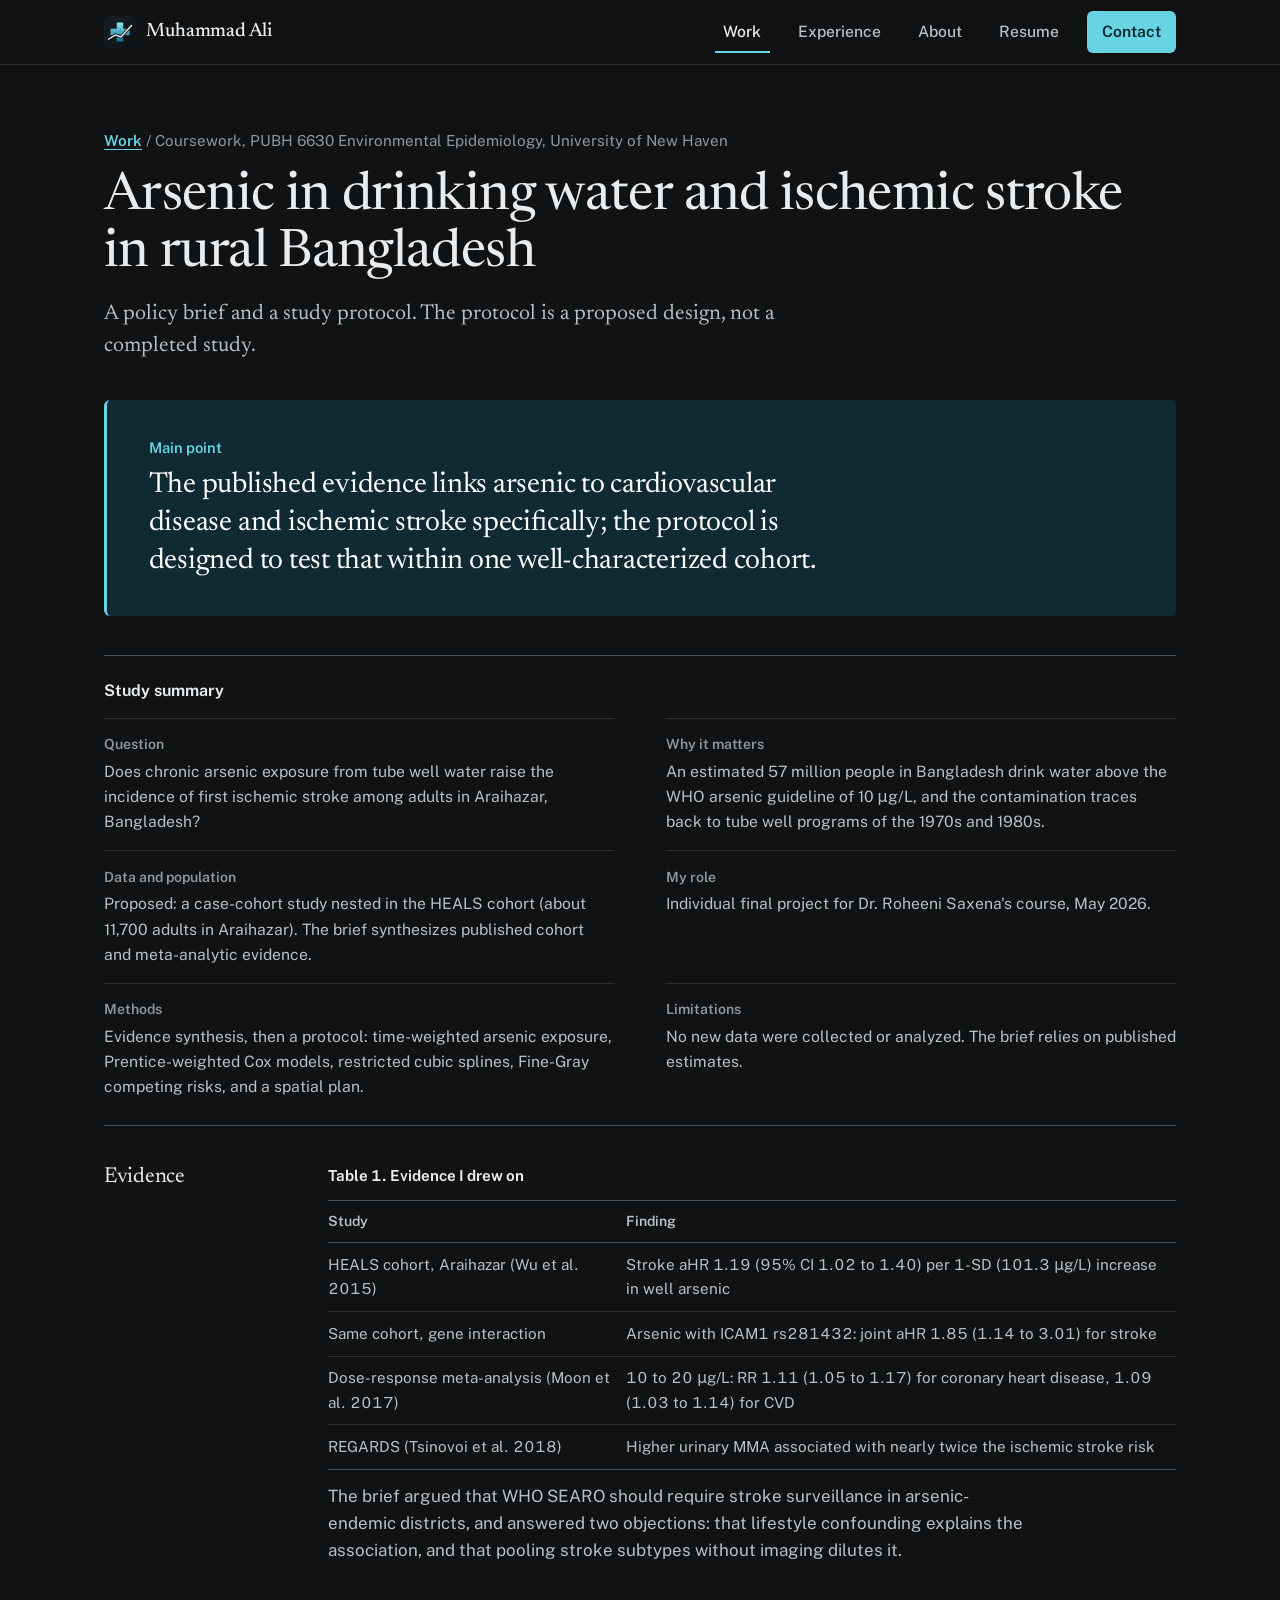
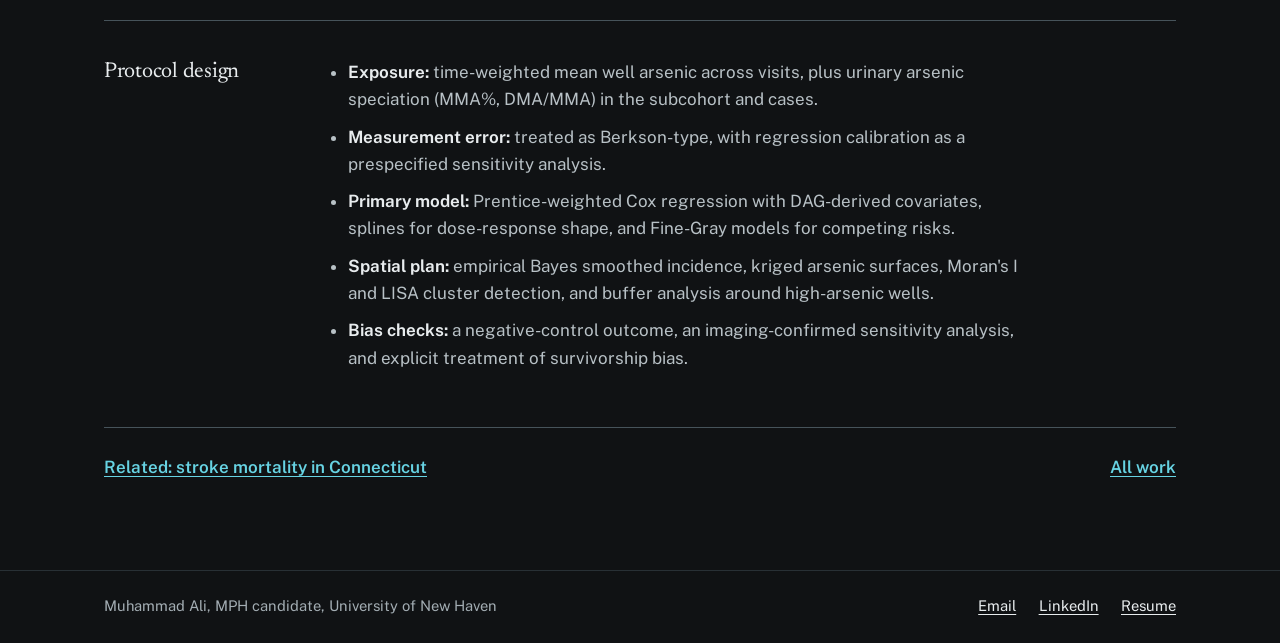
<file: work/arsenic-ischemic-stroke.html>
<!doctype html>
<html lang="en">
<head>
<meta charset="utf-8">
<meta name="viewport" content="width=device-width, initial-scale=1">
<title>Arsenic in drinking water and ischemic stroke | Muhammad Ali</title>
<meta name="description" content="Environmental epidemiology policy brief and case-cohort study protocol on chronic arsenic exposure and ischemic stroke in rural Bangladesh.">
<link rel="canonical" href="https://mali-j23.github.io/work/arsenic-ischemic-stroke.html">
<meta property="og:type" content="website">
<meta property="og:title" content="Arsenic in drinking water and ischemic stroke | Muhammad Ali">
<meta property="og:description" content="Environmental epidemiology policy brief and case-cohort study protocol on chronic arsenic exposure and ischemic stroke in rural Bangladesh.">
<meta property="og:url" content="https://mali-j23.github.io/work/arsenic-ischemic-stroke.html">
<meta property="og:image" content="https://mali-j23.github.io/assets/img/og-card-b.jpg">
<meta property="og:image:width" content="1200">
<meta property="og:image:height" content="630">
<meta name="twitter:card" content="summary_large_image">
<meta name="theme-color" content="#101214">
<link rel="icon" href="../assets/img/icon-pt-v7.svg" type="image/svg+xml">
<link rel="icon" href="../assets/img/icon-pt-v7-32.png" type="image/png" sizes="32x32">
<link rel="apple-touch-icon" href="../apple-touch-icon-v7.png">
<link rel="preload" href="../assets/fonts/newsreader-latin-opsz-normal.woff2" as="font" type="font/woff2" crossorigin>
<link rel="preload" href="../assets/fonts/public-sans-latin-wght-normal.woff2" as="font" type="font/woff2" crossorigin>
<link rel="stylesheet" href="../assets/css/site.css?v=14">
</head>
<body>
<a class="skip" href="#main">Skip to content</a>
<header class="site-header">
  <div class="wrap">
    <a class="brand" href="../index.html"><svg class="brand-mark" viewBox="0 0 64 64" aria-hidden="true"><defs><linearGradient id="mk-bg" x1="0" y1="0" x2="1" y2="1"><stop offset="0" stop-color="#172025"/><stop offset="1" stop-color="#0D1012"/></linearGradient><linearGradient id="mk-g" x1="0" y1="0" x2="0" y2="1"><stop offset="0" stop-color="#8BE3EF"/><stop offset="1" stop-color="#0E7490"/></linearGradient></defs><rect width="64" height="64" rx="15" fill="url(#mk-bg)"/><rect x=".5" y=".5" width="63" height="63" rx="14.5" fill="none" stroke="#FFFFFF" stroke-opacity=".06"/><path d="M25.5 13h13v12.5h12.5v13h-12.5v12.5h-13v-12.5h-12.5v-13h12.5z" fill="url(#mk-g)"/><polyline points="8,47 23,38 34,42 56,18" fill="none" stroke="#121619" stroke-width="6.4" stroke-linejoin="miter" stroke-miterlimit="8"/><polyline points="8,47 23,38 34,42 56,18" fill="none" stroke="#F2FBFD" stroke-width="2.6" stroke-linejoin="miter" stroke-miterlimit="8"/></svg><span class="brand-name">Muhammad Ali</span></a>
    <nav class="nav" aria-label="Main"><ul><li><a href="../work/index.html" aria-current="page">Work</a></li><li><a href="../experience.html">Experience</a></li><li><a href="../about.html">About</a></li><li><a href="../resume.html">Resume</a></li><li><a href="../index.html#contact" class="nav-cta">Contact</a></li></ul></nav>
  </div>
</header>
<main id="main">

<div class="wrap">
<header class="cs-head">
  <p class="cs-type"><a href="index.html">Work</a> / Coursework, PUBH 6630 Environmental Epidemiology, University of New Haven</p>
  <h1>Arsenic in drinking water and ischemic stroke in rural Bangladesh</h1>
  <p class="dek">A policy brief and a study protocol. The protocol is a proposed design, not a completed study.</p>
</header>
<section class="keyfinding" aria-label="Main point"><p class="kf-label">Main point</p><p class="kf-text">The published evidence links arsenic to cardiovascular disease and ischemic stroke specifically; the protocol is designed to test that within one well-characterized cohort.</p></section>
<section class="summary" aria-labelledby="sum-h"><h2 id="sum-h">Study summary</h2><dl><div><dt>Question</dt><dd>Does chronic arsenic exposure from tube well water raise the incidence of first ischemic stroke among adults in Araihazar, Bangladesh?</dd></div><div><dt>Why it matters</dt><dd>An estimated 57 million people in Bangladesh drink water above the WHO arsenic guideline of 10 μg/L, and the contamination traces back to tube well programs of the 1970s and 1980s.</dd></div><div><dt>Data and population</dt><dd>Proposed: a case-cohort study nested in the HEALS cohort (about 11,700 adults in Araihazar). The brief synthesizes published cohort and meta-analytic evidence.</dd></div><div><dt>My role</dt><dd>Individual final project for Dr. Roheeni Saxena's course, May 2026.</dd></div><div><dt>Methods</dt><dd>Evidence synthesis, then a protocol: time-weighted arsenic exposure, Prentice-weighted Cox models, restricted cubic splines, Fine-Gray competing risks, and a spatial plan.</dd></div><div><dt>Limitations</dt><dd>No new data were collected or analyzed. The brief relies on published estimates.</dd></div></dl></section>

<section class="cs-sec"><h2>Evidence</h2><div class="cs-main wide">
<div class="table-scroll" tabindex="0" role="region" aria-label="Scrollable table"><table class="data">
  <caption>Table 1. Evidence I drew on</caption>
  <thead><tr><th>Study</th><th>Finding</th></tr></thead>
  <tbody>
    <tr><td>HEALS cohort, Araihazar (Wu et al. 2015)</td><td>Stroke aHR 1.19 (95% CI 1.02 to 1.40) per 1-SD (101.3 μg/L) increase in well arsenic</td></tr>
    <tr><td>Same cohort, gene interaction</td><td>Arsenic with ICAM1 rs281432: joint aHR 1.85 (1.14 to 3.01) for stroke</td></tr>
    <tr><td>Dose-response meta-analysis (Moon et al. 2017)</td><td>10 to 20 μg/L: RR 1.11 (1.05 to 1.17) for coronary heart disease, 1.09 (1.03 to 1.14) for CVD</td></tr>
    <tr><td>REGARDS (Tsinovoi et al. 2018)</td><td>Higher urinary MMA associated with nearly twice the ischemic stroke risk</td></tr>
  </tbody>
</table></div>
<p>The brief argued that WHO SEARO should require stroke surveillance in arsenic-endemic districts, and answered two objections: that lifestyle confounding explains the association, and that pooling stroke subtypes without imaging dilutes it.</p>
</div></section>

<section class="cs-sec"><h2>Protocol design</h2><div class="cs-main">
<ul>
  <li><strong>Exposure:</strong> time-weighted mean well arsenic across visits, plus urinary arsenic speciation (MMA%, DMA/MMA) in the subcohort and cases.</li>
  <li><strong>Measurement error:</strong> treated as Berkson-type, with regression calibration as a prespecified sensitivity analysis.</li>
  <li><strong>Primary model:</strong> Prentice-weighted Cox regression with DAG-derived covariates, splines for dose-response shape, and Fine-Gray models for competing risks.</li>
  <li><strong>Spatial plan:</strong> empirical Bayes smoothed incidence, kriged arsenic surfaces, Moran's I and LISA cluster detection, and buffer analysis around high-arsenic wells.</li>
  <li><strong>Bias checks:</strong> a negative-control outcome, an imaging-confirmed sensitivity analysis, and explicit treatment of survivorship bias.</li>
</ul>
</div></section>

<div class="cs-foot"><a href="ct-stroke-mortality.html">Related: stroke mortality in Connecticut</a><a href="index.html">All work</a></div>
</div>

</main>
<footer class="site-footer">
  <div class="wrap">
    <span>Muhammad Ali, MPH candidate, University of New Haven</span>
    <ul>
      <li><a href="mailto:alikhanjasra23@gmail.com">Email</a></li>
      <li><a href="https://www.linkedin.com/in/mali-j23/" rel="me">LinkedIn</a></li>
      <li><a href="../resume.html">Resume</a></li>
    </ul>
  </div>
</footer>
<script src="../assets/js/site.js?v=14" defer></script>
</body>
</html>
</file>
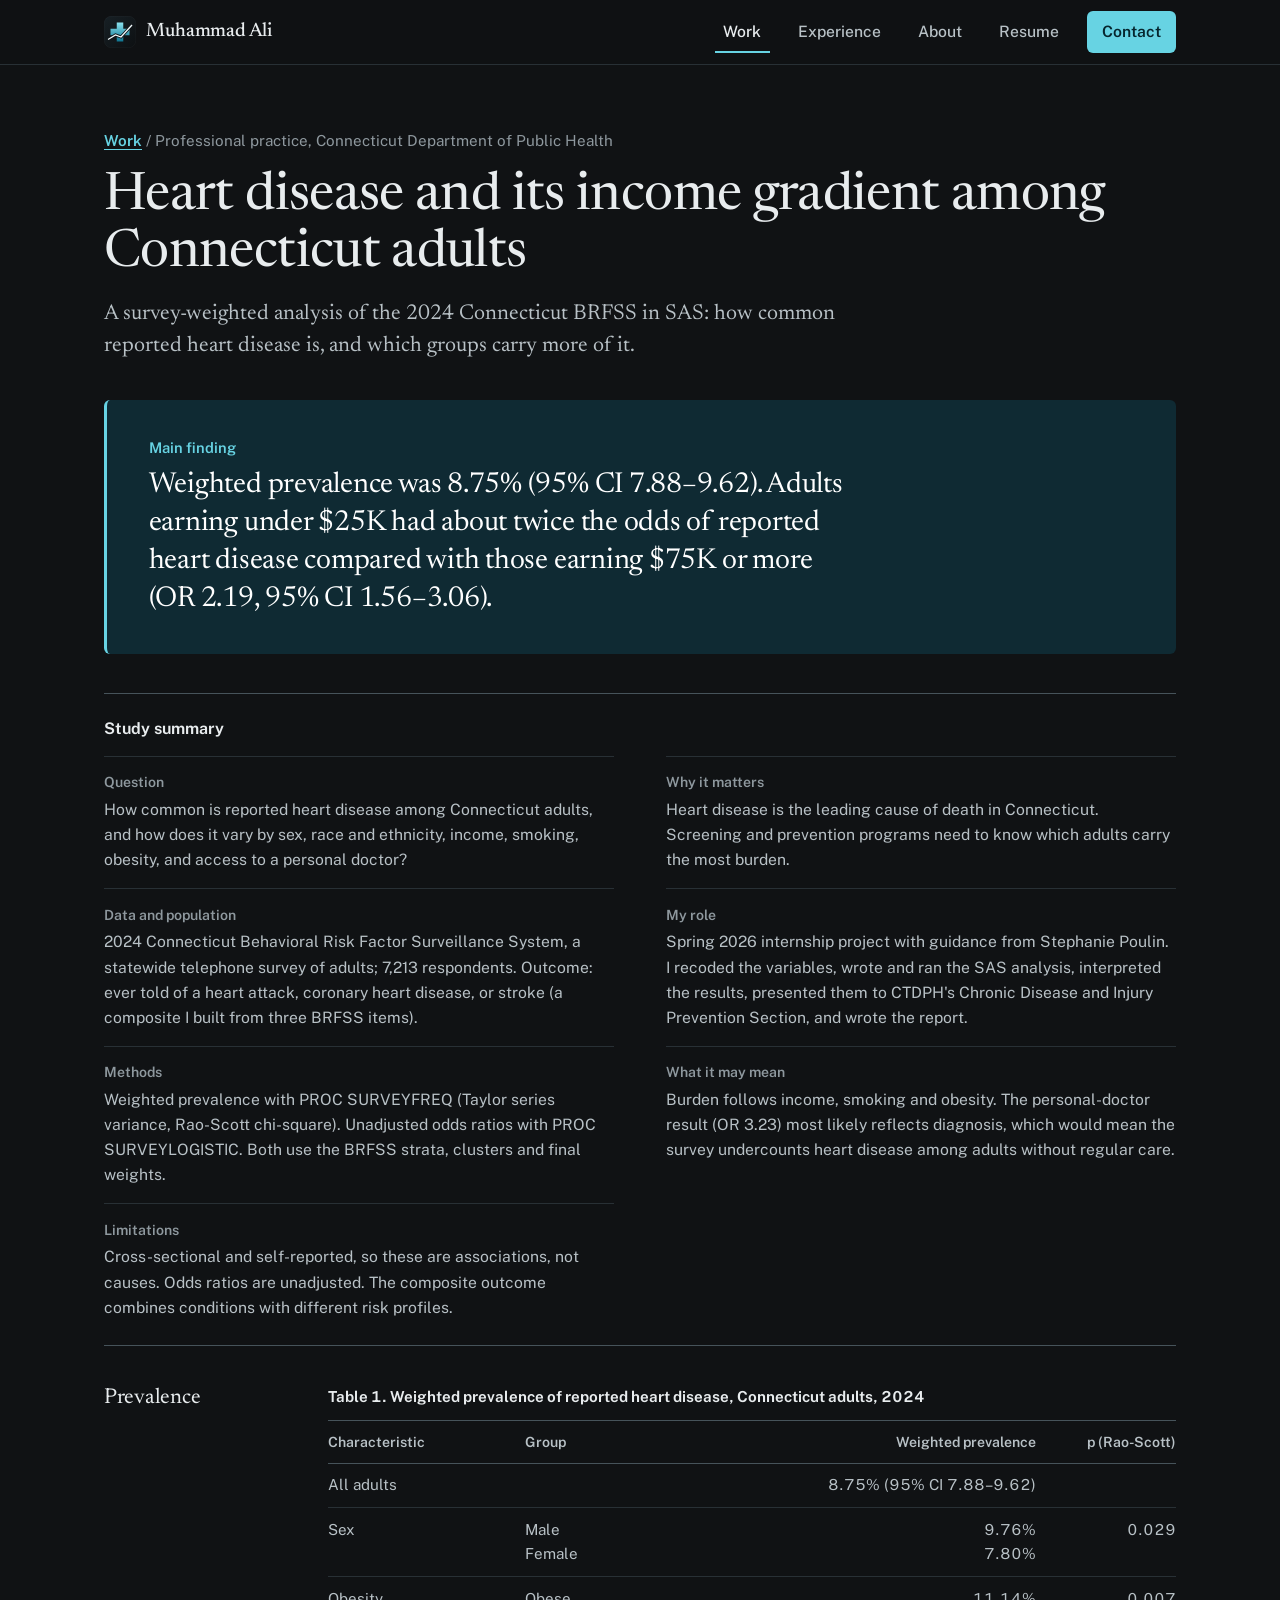
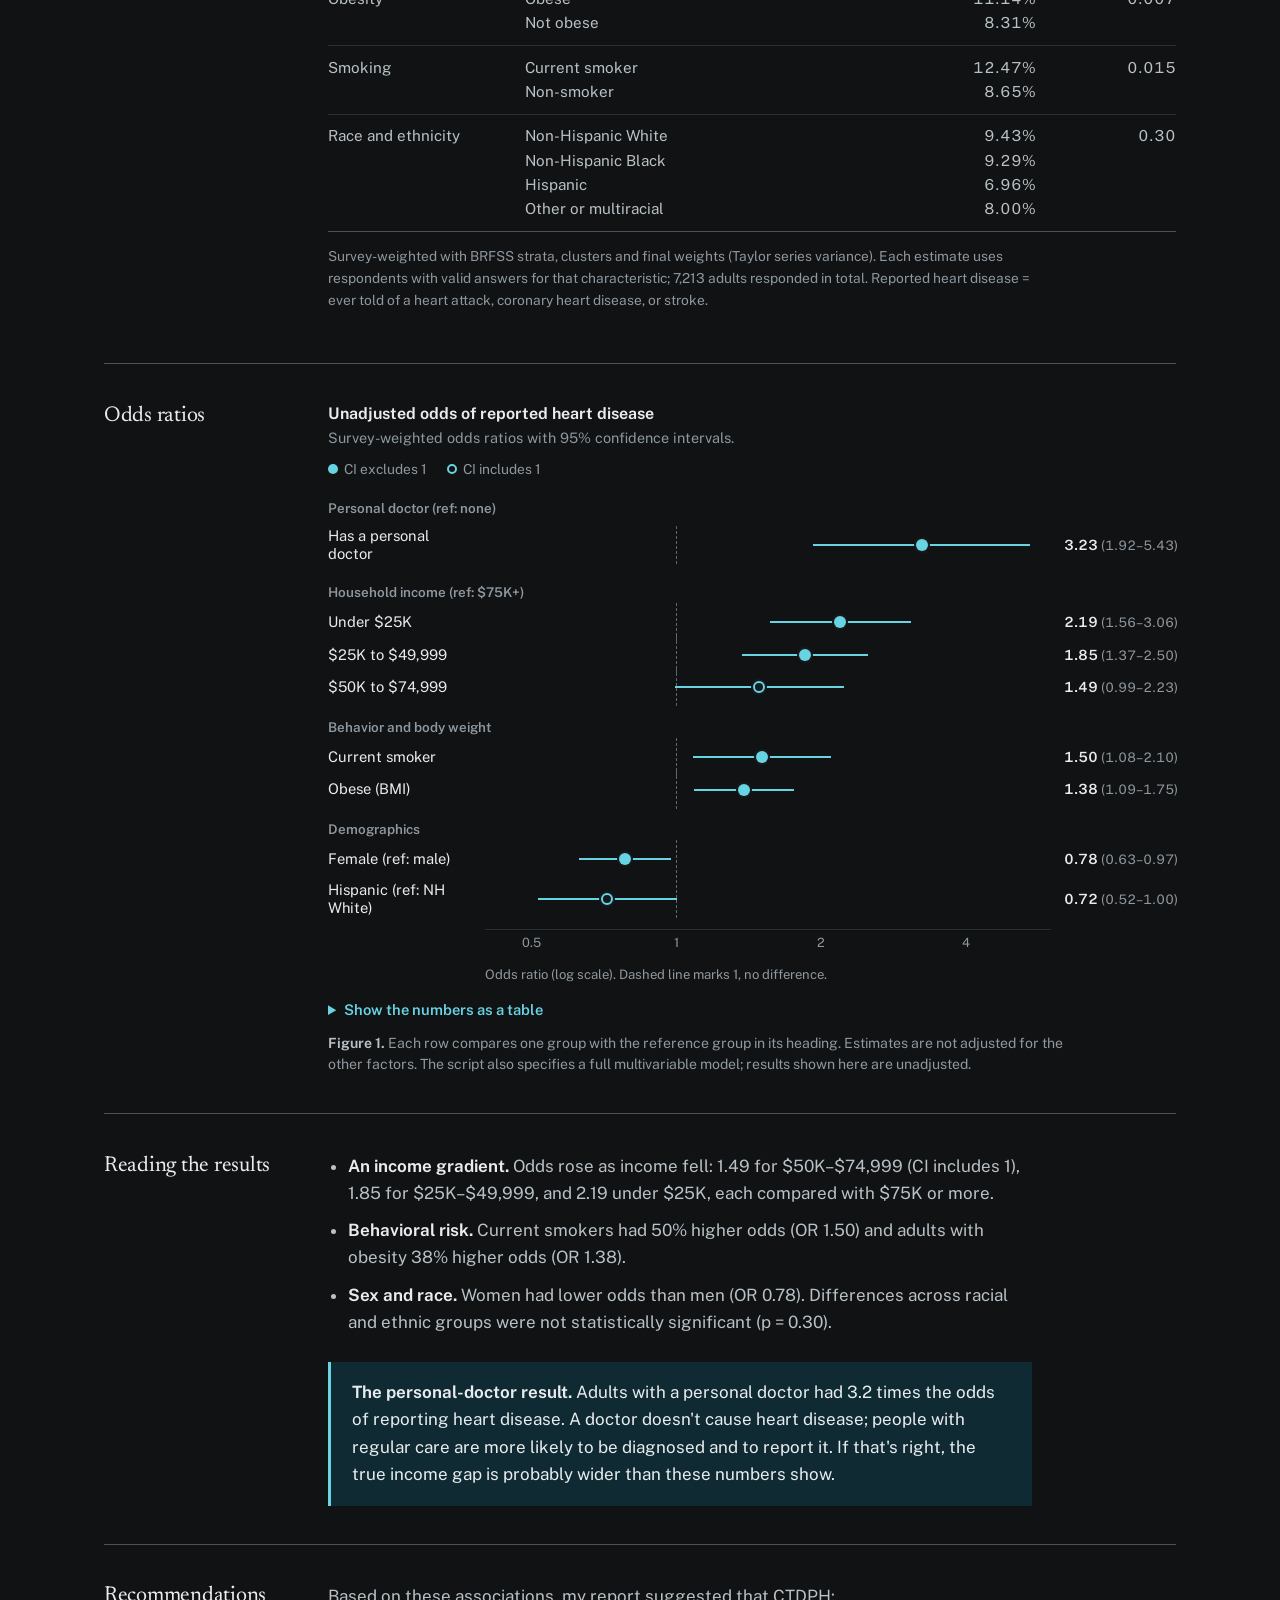
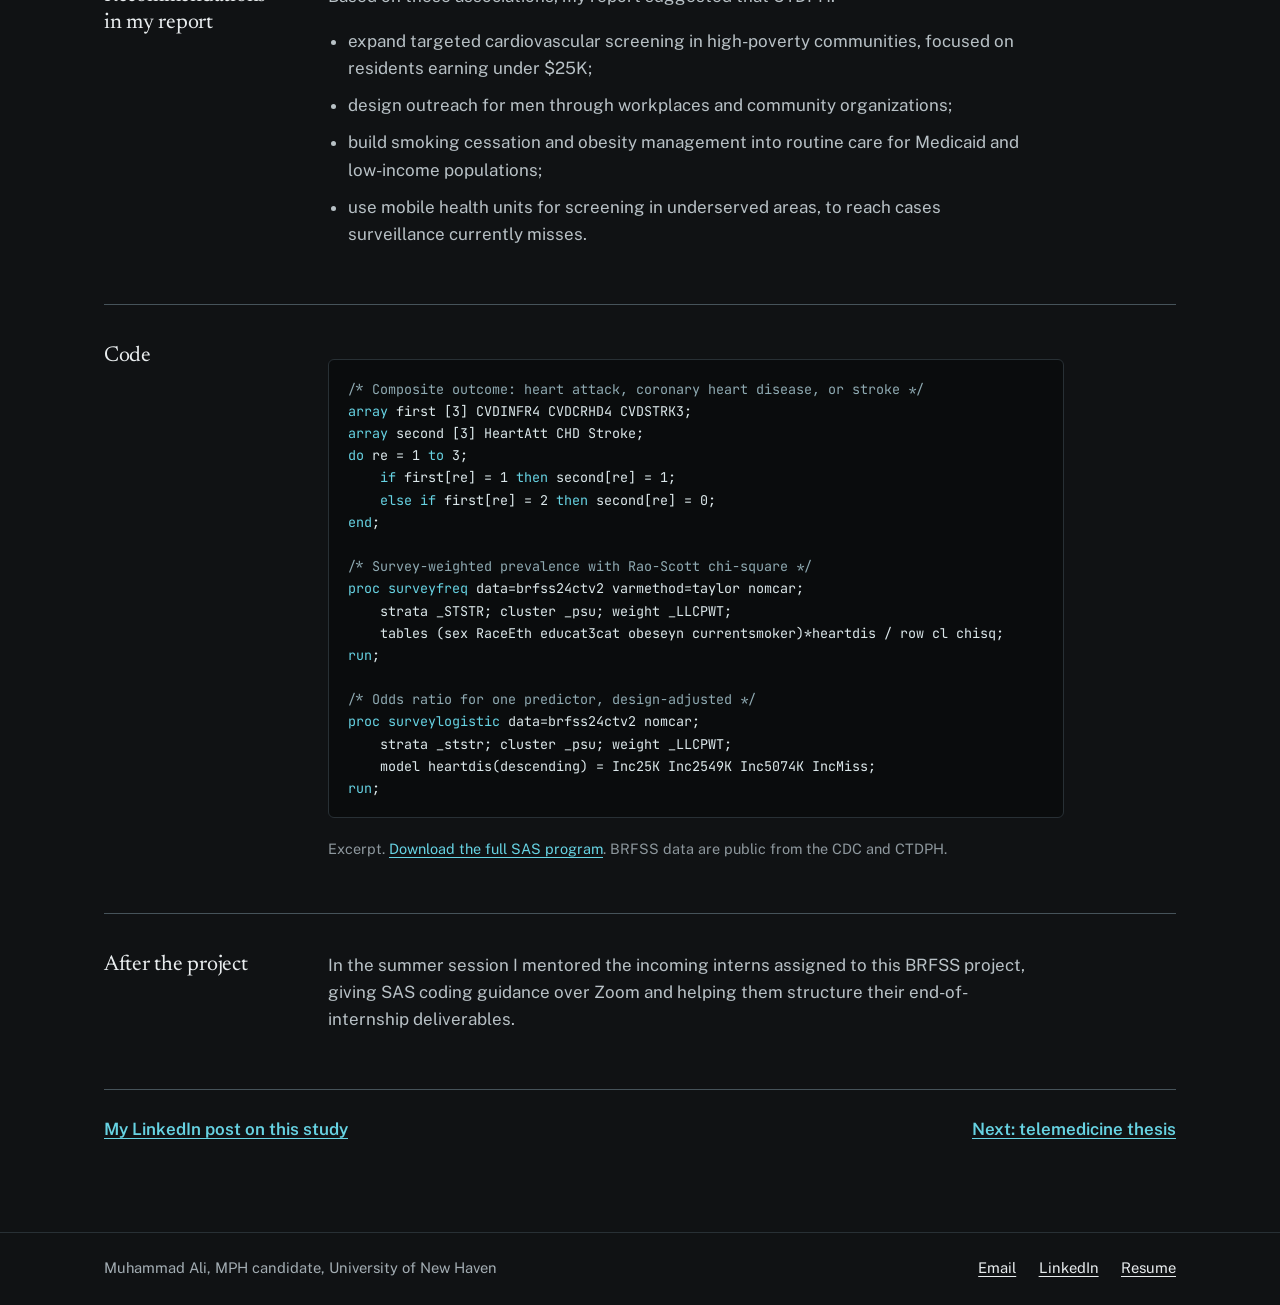
<file: work/brfss-heart-disease.html>
<!doctype html>
<html lang="en">
<head>
<meta charset="utf-8">
<meta name="viewport" content="width=device-width, initial-scale=1">
<title>Heart disease in Connecticut: a BRFSS 2024 analysis | Muhammad Ali</title>
<meta name="description" content="Survey-weighted SAS analysis of the 2024 Connecticut BRFSS: 8.75% reported heart disease, with an income gradient (OR 2.19 under $25K vs. $75K+).">
<link rel="canonical" href="https://mali-j23.github.io/work/brfss-heart-disease.html">
<meta property="og:type" content="website">
<meta property="og:title" content="Heart disease in Connecticut: a BRFSS 2024 analysis | Muhammad Ali">
<meta property="og:description" content="Survey-weighted SAS analysis of the 2024 Connecticut BRFSS: 8.75% reported heart disease, with an income gradient (OR 2.19 under $25K vs. $75K+).">
<meta property="og:url" content="https://mali-j23.github.io/work/brfss-heart-disease.html">
<meta property="og:image" content="https://mali-j23.github.io/assets/img/og-card-b.jpg">
<meta property="og:image:width" content="1200">
<meta property="og:image:height" content="630">
<meta name="twitter:card" content="summary_large_image">
<meta name="theme-color" content="#101214">
<link rel="icon" href="../assets/img/icon-pt-v7.svg" type="image/svg+xml">
<link rel="icon" href="../assets/img/icon-pt-v7-32.png" type="image/png" sizes="32x32">
<link rel="apple-touch-icon" href="../apple-touch-icon-v7.png">
<link rel="preload" href="../assets/fonts/newsreader-latin-opsz-normal.woff2" as="font" type="font/woff2" crossorigin>
<link rel="preload" href="../assets/fonts/public-sans-latin-wght-normal.woff2" as="font" type="font/woff2" crossorigin>
<link rel="stylesheet" href="../assets/css/site.css?v=14">
</head>
<body>
<a class="skip" href="#main">Skip to content</a>
<header class="site-header">
  <div class="wrap">
    <a class="brand" href="../index.html"><svg class="brand-mark" viewBox="0 0 64 64" aria-hidden="true"><defs><linearGradient id="mk-bg" x1="0" y1="0" x2="1" y2="1"><stop offset="0" stop-color="#172025"/><stop offset="1" stop-color="#0D1012"/></linearGradient><linearGradient id="mk-g" x1="0" y1="0" x2="0" y2="1"><stop offset="0" stop-color="#8BE3EF"/><stop offset="1" stop-color="#0E7490"/></linearGradient></defs><rect width="64" height="64" rx="15" fill="url(#mk-bg)"/><rect x=".5" y=".5" width="63" height="63" rx="14.5" fill="none" stroke="#FFFFFF" stroke-opacity=".06"/><path d="M25.5 13h13v12.5h12.5v13h-12.5v12.5h-13v-12.5h-12.5v-13h12.5z" fill="url(#mk-g)"/><polyline points="8,47 23,38 34,42 56,18" fill="none" stroke="#121619" stroke-width="6.4" stroke-linejoin="miter" stroke-miterlimit="8"/><polyline points="8,47 23,38 34,42 56,18" fill="none" stroke="#F2FBFD" stroke-width="2.6" stroke-linejoin="miter" stroke-miterlimit="8"/></svg><span class="brand-name">Muhammad Ali</span></a>
    <nav class="nav" aria-label="Main"><ul><li><a href="../work/index.html" aria-current="page">Work</a></li><li><a href="../experience.html">Experience</a></li><li><a href="../about.html">About</a></li><li><a href="../resume.html">Resume</a></li><li><a href="../index.html#contact" class="nav-cta">Contact</a></li></ul></nav>
  </div>
</header>
<main id="main">

<div class="wrap">
<header class="cs-head">
  <p class="cs-type"><a href="index.html">Work</a> / Professional practice, Connecticut Department of Public Health</p>
  <h1>Heart disease and its income gradient among Connecticut adults</h1>
  <p class="dek">A survey-weighted analysis of the 2024 Connecticut BRFSS in SAS: how common reported heart disease is, and which groups carry more of it.</p>
</header>
<section class="keyfinding" aria-label="Main finding"><p class="kf-label">Main finding</p><p class="kf-text">Weighted prevalence was 8.75% (95% CI 7.88–9.62). Adults earning under $25K had about twice the odds of reported heart disease compared with those earning $75K or more (OR 2.19, 95% CI 1.56–3.06).</p></section>
<section class="summary" aria-labelledby="sum-h"><h2 id="sum-h">Study summary</h2><dl><div><dt>Question</dt><dd>How common is reported heart disease among Connecticut adults, and how does it vary by sex, race and ethnicity, income, smoking, obesity, and access to a personal doctor?</dd></div><div><dt>Why it matters</dt><dd>Heart disease is the leading cause of death in Connecticut. Screening and prevention programs need to know which adults carry the most burden.</dd></div><div><dt>Data and population</dt><dd>2024 Connecticut Behavioral Risk Factor Surveillance System, a statewide telephone survey of adults; 7,213 respondents. Outcome: ever told of a heart attack, coronary heart disease, or stroke (a composite I built from three BRFSS items).</dd></div><div><dt>My role</dt><dd>Spring 2026 internship project with guidance from Stephanie Poulin. I recoded the variables, wrote and ran the SAS analysis, interpreted the results, presented them to CTDPH's Chronic Disease and Injury Prevention Section, and wrote the report.</dd></div><div><dt>Methods</dt><dd>Weighted prevalence with PROC SURVEYFREQ (Taylor series variance, Rao-Scott chi-square). Unadjusted odds ratios with PROC SURVEYLOGISTIC. Both use the BRFSS strata, clusters and final weights.</dd></div><div><dt>What it may mean</dt><dd>Burden follows income, smoking and obesity. The personal-doctor result (OR 3.23) most likely reflects diagnosis, which would mean the survey undercounts heart disease among adults without regular care.</dd></div><div><dt>Limitations</dt><dd>Cross-sectional and self-reported, so these are associations, not causes. Odds ratios are unadjusted. The composite outcome combines conditions with different risk profiles.</dd></div></dl></section>

<section class="cs-sec"><h2>Prevalence</h2><div class="cs-main wide"><div class="table-scroll" tabindex="0" role="region" aria-label="Scrollable table"><table class="data nowrap">
<caption>Table 1. Weighted prevalence of reported heart disease, Connecticut adults, 2024</caption>
<thead><tr><th>Characteristic</th><th>Group</th><th class="r">Weighted prevalence</th><th class="r">p (Rao-Scott)</th></tr></thead>
<tbody>
<tr><td>All adults</td><td></td><td class="r">8.75% (95% CI 7.88–9.62)</td><td class="r"></td></tr>
<tr><td>Sex</td><td>Male<br>Female</td><td class="r">9.76%<br>7.80%</td><td class="r">0.029</td></tr>
<tr><td>Obesity</td><td>Obese<br>Not obese</td><td class="r">11.14%<br>8.31%</td><td class="r">0.007</td></tr>
<tr><td>Smoking</td><td>Current smoker<br>Non-smoker</td><td class="r">12.47%<br>8.65%</td><td class="r">0.015</td></tr>
<tr><td>Race and ethnicity</td><td>Non-Hispanic White<br>Non-Hispanic Black<br>Hispanic<br>Other or multiracial</td><td class="r">9.43%<br>9.29%<br>6.96%<br>8.00%</td><td class="r">0.30</td></tr>
</tbody></table></div>
<p class="table-note">Survey-weighted with BRFSS strata, clusters and final weights (Taylor series variance). Each estimate uses respondents with valid answers for that characteristic; 7,213 adults responded in total. Reported heart disease = ever told of a heart attack, coronary heart disease, or stroke.</p></div></section>

<section class="cs-sec"><h2>Odds ratios</h2><div class="cs-main wide">
<figure class="fig">
  <p class="fig-head">Unadjusted odds of reported heart disease</p>
  <p class="fig-sub">Survey-weighted odds ratios with 95% confidence intervals.</p>
  <div class="legend"><span><i class="key-dot"></i>CI excludes 1</span><span><i class="key-dot hollow"></i>CI includes 1</span></div>
  <div class="forest" role="img" aria-label="Forest plot of unadjusted odds ratios for heart disease; the data table below lists every value.">
<div class="forest-group" aria-hidden="true">Personal doctor (ref: none)</div>
<div class="forest-row" title="Has a personal doctor: OR 3.23 (95% CI 1.92 to 5.43)" style="--ref:33.84%;--lo:57.96%;--hi:96.29%;--pt:77.12%"><span class="forest-label">Has a personal doctor</span><span class="forest-track" aria-hidden="true"><span class="forest-ci"></span><span class="forest-pt"></span></span><span class="forest-val">3.23 <span class="small">(1.92–5.43)</span></span></div>
<div class="forest-group" aria-hidden="true">Household income (ref: $75K+)</div>
<div class="forest-row" title="Under $25K: OR 2.19 (95% CI 1.56 to 3.06)" style="--ref:33.84%;--lo:50.35%;--hi:75.17%;--pt:62.77%"><span class="forest-label">Under $25K</span><span class="forest-track" aria-hidden="true"><span class="forest-ci"></span><span class="forest-pt"></span></span><span class="forest-val">2.19 <span class="small">(1.56–3.06)</span></span></div>
<div class="forest-row" title="$25K to $49,999: OR 1.85 (95% CI 1.37 to 2.50)" style="--ref:33.84%;--lo:45.46%;--hi:67.69%;--pt:56.57%"><span class="forest-label">$25K to $49,999</span><span class="forest-track" aria-hidden="true"><span class="forest-ci"></span><span class="forest-pt"></span></span><span class="forest-val">1.85 <span class="small">(1.37–2.50)</span></span></div>
<div class="forest-row" title="$50K to $74,999: OR 1.49 (95% CI 0.99 to 2.23) , CI includes 1" style="--ref:33.84%;--lo:33.50%;--hi:63.48%;--pt:48.49%"><span class="forest-label">$50K to $74,999</span><span class="forest-track" aria-hidden="true"><span class="forest-ci"></span><span class="forest-pt ns"></span></span><span class="forest-val">1.49 <span class="small">(0.99–2.23)</span></span></div>
<div class="forest-group" aria-hidden="true">Behavior and body weight</div>
<div class="forest-row" title="Current smoker: OR 1.50 (95% CI 1.08 to 2.10)" style="--ref:33.84%;--lo:36.68%;--hi:61.16%;--pt:48.91%"><span class="forest-label">Current smoker</span><span class="forest-track" aria-hidden="true"><span class="forest-ci"></span><span class="forest-pt"></span></span><span class="forest-val">1.50 <span class="small">(1.08–2.10)</span></span></div>
<div class="forest-row" title="Obese (BMI): OR 1.38 (95% CI 1.09 to 1.75)" style="--ref:33.84%;--lo:37.02%;--hi:54.59%;--pt:45.81%"><span class="forest-label">Obese (BMI)</span><span class="forest-track" aria-hidden="true"><span class="forest-ci"></span><span class="forest-pt"></span></span><span class="forest-val">1.38 <span class="small">(1.09–1.75)</span></span></div>
<div class="forest-group" aria-hidden="true">Demographics</div>
<div class="forest-row" title="Female (ref: male): OR 0.78 (95% CI 0.63 to 0.97)" style="--ref:33.84%;--lo:16.60%;--hi:32.90%;--pt:24.76%"><span class="forest-label">Female (ref: male)</span><span class="forest-track" aria-hidden="true"><span class="forest-ci"></span><span class="forest-pt"></span></span><span class="forest-val">0.78 <span class="small">(0.63–0.97)</span></span></div>
<div class="forest-row" title="Hispanic (ref: NH White): OR 0.72 (95% CI 0.52 to 1.00) , CI includes 1" style="--ref:33.84%;--lo:9.33%;--hi:33.91%;--pt:21.65%"><span class="forest-label">Hispanic (ref: NH White)</span><span class="forest-track" aria-hidden="true"><span class="forest-ci"></span><span class="forest-pt ns"></span></span><span class="forest-val">0.72 <span class="small">(0.52–1.00)</span></span></div>
<div class="forest-axis" aria-hidden="true"><span></span><div class="ticks"><span style="left:8.24%">0.5</span><span style="left:33.84%">1</span><span style="left:59.43%">2</span><span style="left:85.03%">4</span></div><span></span><div class="axis-label">Odds ratio (log scale). Dashed line marks 1, no difference.</div></div>
</div>
  <details class="data-view"><summary>Show the numbers as a table</summary><div class="table-scroll" tabindex="0" role="region" aria-label="Scrollable table"><table class="data"><thead><tr><th>Comparison</th><th>Group</th><th class="r">Odds ratio</th><th class="r">95% CI</th></tr></thead><tbody><tr><td>Has a personal doctor</td><td>Personal doctor (ref: none)</td><td class='r'>3.229</td><td class='r'>1.922 to 5.426</td></tr><tr><td>Under $25K</td><td>Household income (ref: $75K+)</td><td class='r'>2.189</td><td class='r'>1.564 to 3.063</td></tr><tr><td>$25K to $49,999</td><td>Household income (ref: $75K+)</td><td class='r'>1.851</td><td class='r'>1.370 to 2.501</td></tr><tr><td>$50K to $74,999</td><td>Household income (ref: $75K+)</td><td class='r'>1.487</td><td class='r'>0.991 to 2.232</td></tr><tr><td>Current smoker</td><td>Behavior and body weight</td><td class='r'>1.504</td><td class='r'>1.080 to 2.096</td></tr><tr><td>Obese (BMI)</td><td>Behavior and body weight</td><td class='r'>1.383</td><td class='r'>1.090 to 1.754</td></tr><tr><td>Female (ref: male)</td><td>Demographics</td><td class='r'>0.782</td><td class='r'>0.627 to 0.975</td></tr><tr><td>Hispanic (ref: NH White)</td><td>Demographics</td><td class='r'>0.719</td><td class='r'>0.515 to 1.002</td></tr></tbody></table></div></details>
  <figcaption><span class="fig-n">Figure 1.</span> Each row compares one group with the reference group in its heading. Estimates are not adjusted for the other factors. The script also specifies a full multivariable model; results shown here are unadjusted.</figcaption>
</figure>
</div></section>

<section class="cs-sec"><h2>Reading the results</h2><div class="cs-main">
<ul>
  <li><strong>An income gradient.</strong> Odds rose as income fell: 1.49 for $50K–$74,999 (CI includes 1), 1.85 for $25K–$49,999, and 2.19 under $25K, each compared with $75K or more.</li>
  <li><strong>Behavioral risk.</strong> Current smokers had 50% higher odds (OR 1.50) and adults with obesity 38% higher odds (OR 1.38).</li>
  <li><strong>Sex and race.</strong> Women had lower odds than men (OR 0.78). Differences across racial and ethnic groups were not statistically significant (p = 0.30).</li>
</ul>
<div class="callout"><p><strong>The personal-doctor result.</strong> Adults with a personal doctor had 3.2 times the odds of reporting heart disease. A doctor doesn't cause heart disease; people with regular care are more likely to be diagnosed and to report it. If that's right, the true income gap is probably wider than these numbers show.</p></div>
</div></section>

<section class="cs-sec"><h2>Recommendations in my report</h2><div class="cs-main">
<p>Based on these associations, my report suggested that CTDPH:</p>
<ul>
  <li>expand targeted cardiovascular screening in high-poverty communities, focused on residents earning under $25K;</li>
  <li>design outreach for men through workplaces and community organizations;</li>
  <li>build smoking cessation and obesity management into routine care for Medicaid and low-income populations;</li>
  <li>use mobile health units for screening in underserved areas, to reach cases surveillance currently misses.</li>
</ul>
</div></section>

<section class="cs-sec"><h2>Code</h2><div class="cs-main">
<pre class="code" tabindex="0" aria-label="SAS code excerpt"><code><span class="c">/* Composite outcome: heart attack, coronary heart disease, or stroke */</span>
<span class="k">array</span> first [3] CVDINFR4 CVDCRHD4 CVDSTRK3;
<span class="k">array</span> second [3] HeartAtt CHD Stroke;
<span class="k">do</span> re = 1 <span class="k">to</span> 3;
    <span class="k">if</span> first[re] = 1 <span class="k">then</span> second[re] = 1;
    <span class="k">else if</span> first[re] = 2 <span class="k">then</span> second[re] = 0;
<span class="k">end</span>;

<span class="c">/* Survey-weighted prevalence with Rao-Scott chi-square */</span>
<span class="k">proc surveyfreq</span> data=brfss24ctv2 varmethod=taylor nomcar;
    strata _STSTR; cluster _psu; weight _LLCPWT;
    tables (sex RaceEth educat3cat obeseyn currentsmoker)*heartdis / row cl chisq;
<span class="k">run</span>;

<span class="c">/* Odds ratio for one predictor, design-adjusted */</span>
<span class="k">proc surveylogistic</span> data=brfss24ctv2 nomcar;
    strata _ststr; cluster _psu; weight _LLCPWT;
    model heartdis(descending) = Inc25K Inc2549K Inc5074K IncMiss;
<span class="k">run</span>;</code></pre>
<p class="small">Excerpt. <a href="../code/brfss_heart_disease_2024.sas">Download the full SAS program</a>. BRFSS data are public from the CDC and CTDPH.</p>
</div></section>

<section class="cs-sec"><h2>After the project</h2><div class="cs-main"><p>In the summer session I mentored the incoming interns assigned to this BRFSS project, giving SAS coding guidance over Zoom and helping them structure their end-of-internship deliverables.</p></div></section>

<div class="cs-foot">
  <a href="https://www.linkedin.com/posts/mali-j23_heart-disease-in-connecticut-2024-brfss-ugcPost-7513240771441979392-JGFQ/">My LinkedIn post on this study</a>
  <a href="telemedicine-thesis.html">Next: telemedicine thesis</a>
</div>
</div>

</main>
<footer class="site-footer">
  <div class="wrap">
    <span>Muhammad Ali, MPH candidate, University of New Haven</span>
    <ul>
      <li><a href="mailto:alikhanjasra23@gmail.com">Email</a></li>
      <li><a href="https://www.linkedin.com/in/mali-j23/" rel="me">LinkedIn</a></li>
      <li><a href="../resume.html">Resume</a></li>
    </ul>
  </div>
</footer>
<script src="../assets/js/site.js?v=14" defer></script>
</body>
</html>
</file>
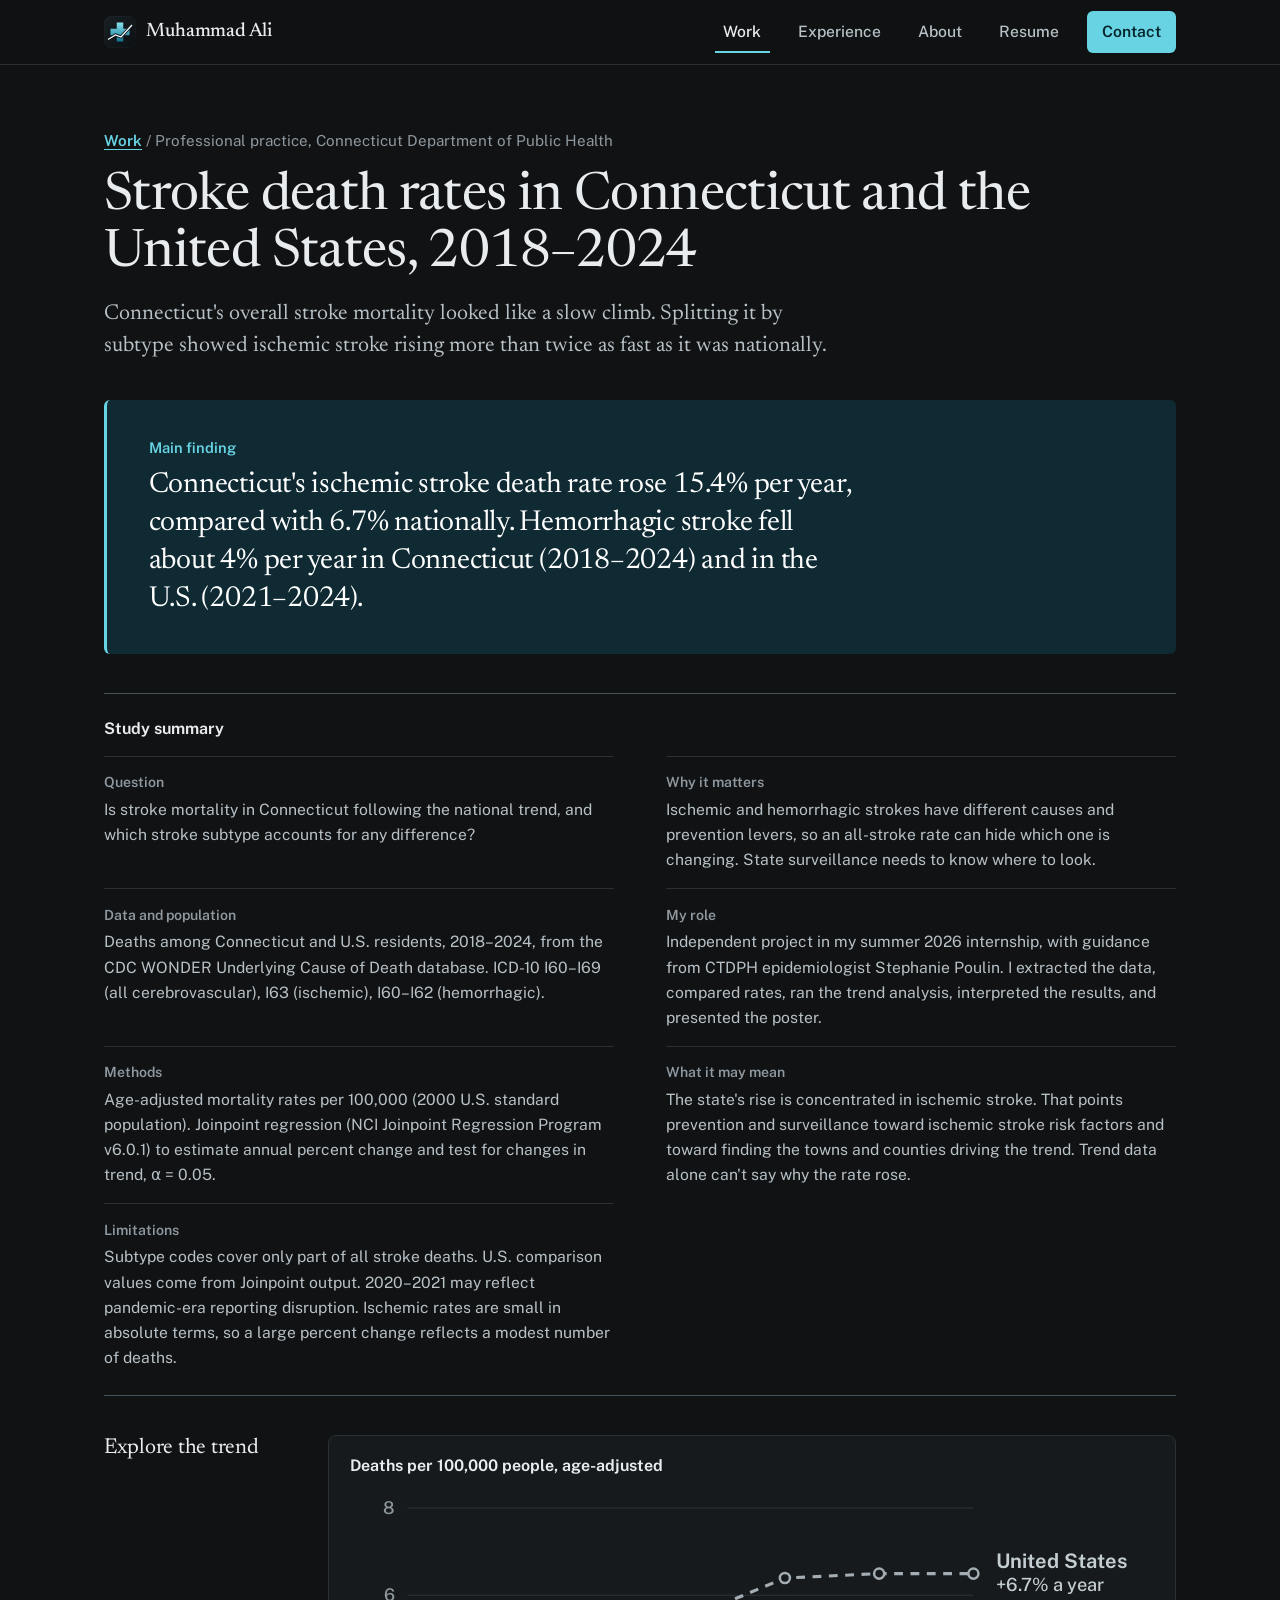
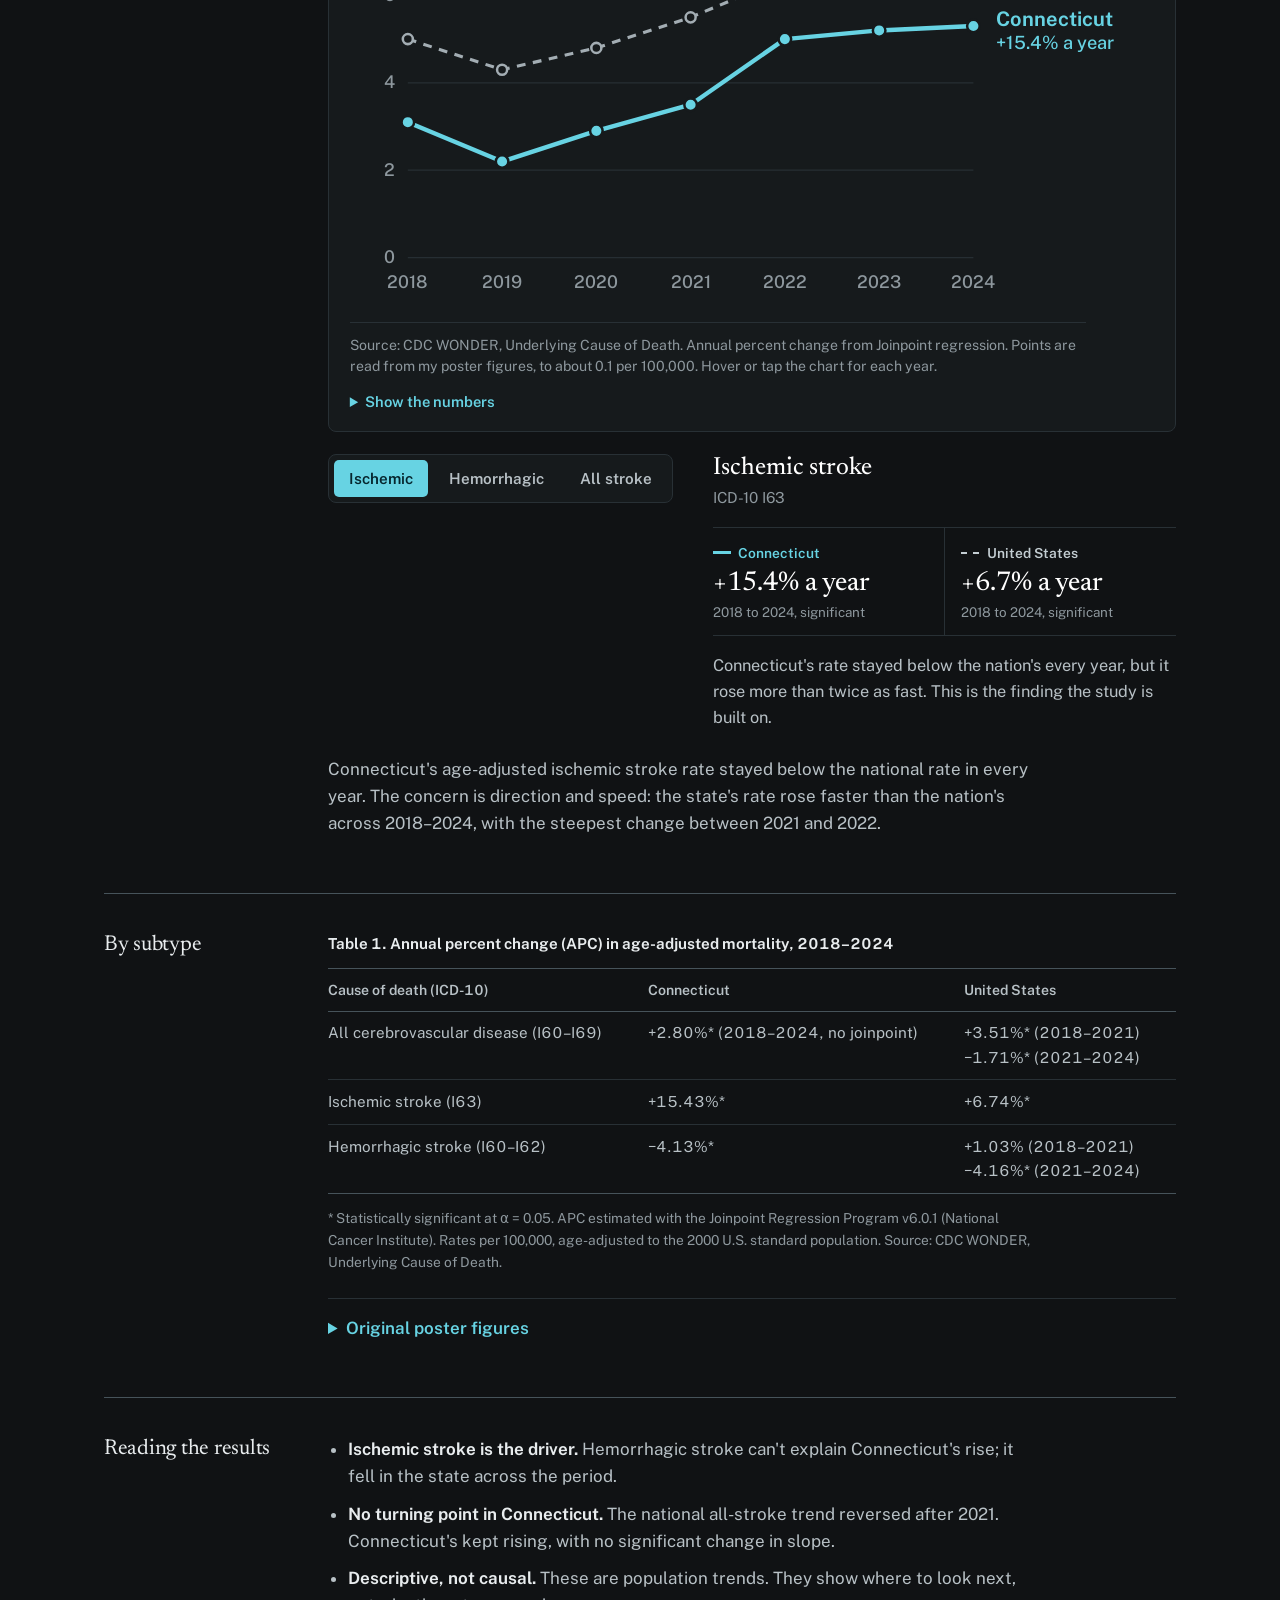
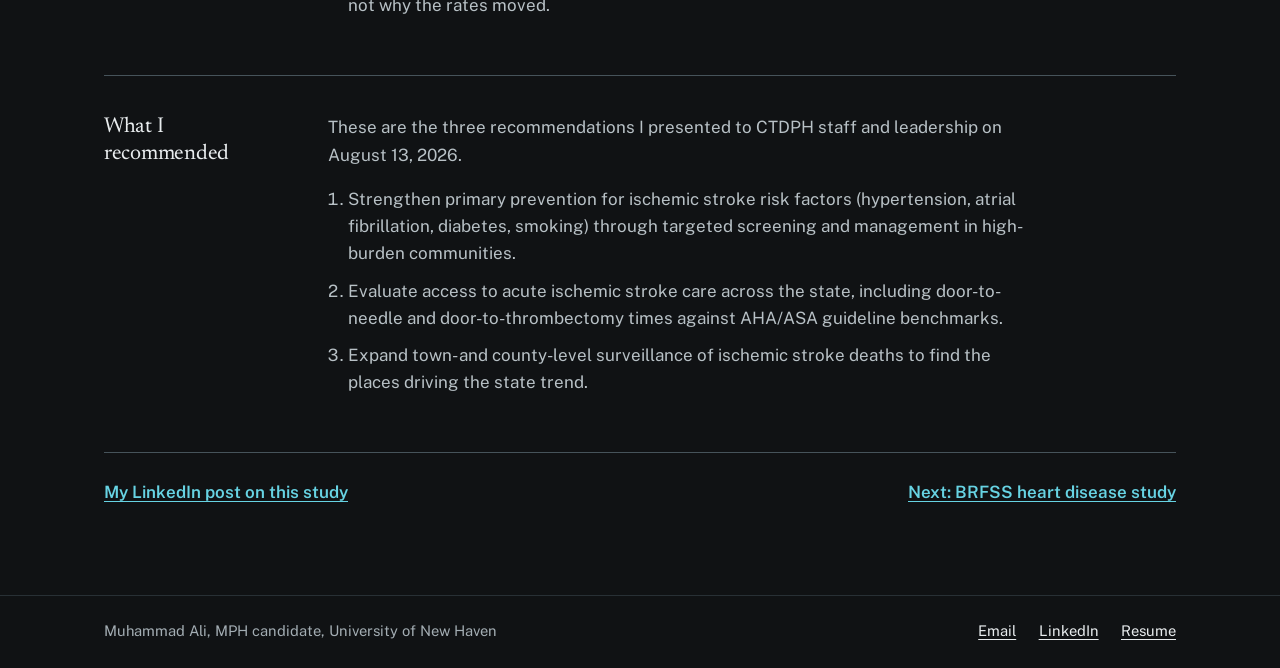
<file: work/ct-stroke-mortality.html>
<!doctype html>
<html lang="en">
<head>
<meta charset="utf-8">
<meta name="viewport" content="width=device-width, initial-scale=1">
<title>Stroke death rates in Connecticut and the U.S., 2018–2024 | Muhammad Ali</title>
<meta name="description" content="Joinpoint trend analysis of CDC WONDER stroke mortality: Connecticut&#x27;s ischemic stroke death rate rose 15.4% per year from 2018 to 2024, versus 6.7% nationally.">
<link rel="canonical" href="https://mali-j23.github.io/work/ct-stroke-mortality.html">
<meta property="og:type" content="website">
<meta property="og:title" content="Stroke death rates in Connecticut and the U.S., 2018–2024 | Muhammad Ali">
<meta property="og:description" content="Joinpoint trend analysis of CDC WONDER stroke mortality: Connecticut&#x27;s ischemic stroke death rate rose 15.4% per year from 2018 to 2024, versus 6.7% nationally.">
<meta property="og:url" content="https://mali-j23.github.io/work/ct-stroke-mortality.html">
<meta property="og:image" content="https://mali-j23.github.io/assets/img/og-card-b.jpg">
<meta property="og:image:width" content="1200">
<meta property="og:image:height" content="630">
<meta name="twitter:card" content="summary_large_image">
<meta name="theme-color" content="#101214">
<link rel="icon" href="../assets/img/icon-pt-v7.svg" type="image/svg+xml">
<link rel="icon" href="../assets/img/icon-pt-v7-32.png" type="image/png" sizes="32x32">
<link rel="apple-touch-icon" href="../apple-touch-icon-v7.png">
<link rel="preload" href="../assets/fonts/newsreader-latin-opsz-normal.woff2" as="font" type="font/woff2" crossorigin>
<link rel="preload" href="../assets/fonts/public-sans-latin-wght-normal.woff2" as="font" type="font/woff2" crossorigin>
<link rel="stylesheet" href="../assets/css/site.css?v=14">
</head>
<body>
<a class="skip" href="#main">Skip to content</a>
<header class="site-header">
  <div class="wrap">
    <a class="brand" href="../index.html"><svg class="brand-mark" viewBox="0 0 64 64" aria-hidden="true"><defs><linearGradient id="mk-bg" x1="0" y1="0" x2="1" y2="1"><stop offset="0" stop-color="#172025"/><stop offset="1" stop-color="#0D1012"/></linearGradient><linearGradient id="mk-g" x1="0" y1="0" x2="0" y2="1"><stop offset="0" stop-color="#8BE3EF"/><stop offset="1" stop-color="#0E7490"/></linearGradient></defs><rect width="64" height="64" rx="15" fill="url(#mk-bg)"/><rect x=".5" y=".5" width="63" height="63" rx="14.5" fill="none" stroke="#FFFFFF" stroke-opacity=".06"/><path d="M25.5 13h13v12.5h12.5v13h-12.5v12.5h-13v-12.5h-12.5v-13h12.5z" fill="url(#mk-g)"/><polyline points="8,47 23,38 34,42 56,18" fill="none" stroke="#121619" stroke-width="6.4" stroke-linejoin="miter" stroke-miterlimit="8"/><polyline points="8,47 23,38 34,42 56,18" fill="none" stroke="#F2FBFD" stroke-width="2.6" stroke-linejoin="miter" stroke-miterlimit="8"/></svg><span class="brand-name">Muhammad Ali</span></a>
    <nav class="nav" aria-label="Main"><ul><li><a href="../work/index.html" aria-current="page">Work</a></li><li><a href="../experience.html">Experience</a></li><li><a href="../about.html">About</a></li><li><a href="../resume.html">Resume</a></li><li><a href="../index.html#contact" class="nav-cta">Contact</a></li></ul></nav>
  </div>
</header>
<main id="main">

<div class="wrap">
<header class="cs-head">
  <p class="cs-type"><a href="index.html">Work</a> / Professional practice, Connecticut Department of Public Health</p>
  <h1>Stroke death rates in Connecticut and the United States, 2018–2024</h1>
  <p class="dek">Connecticut's overall stroke mortality looked like a slow climb. Splitting it by subtype showed ischemic stroke rising more than twice as fast as it was nationally.</p>
</header>
<section class="keyfinding" aria-label="Main finding"><p class="kf-label">Main finding</p><p class="kf-text">Connecticut's ischemic stroke death rate rose 15.4% per year, compared with 6.7% nationally. Hemorrhagic stroke fell about 4% per year in Connecticut (2018–2024) and in the U.S. (2021–2024).</p></section>
<section class="summary" aria-labelledby="sum-h"><h2 id="sum-h">Study summary</h2><dl><div><dt>Question</dt><dd>Is stroke mortality in Connecticut following the national trend, and which stroke subtype accounts for any difference?</dd></div><div><dt>Why it matters</dt><dd>Ischemic and hemorrhagic strokes have different causes and prevention levers, so an all-stroke rate can hide which one is changing. State surveillance needs to know where to look.</dd></div><div><dt>Data and population</dt><dd>Deaths among Connecticut and U.S. residents, 2018–2024, from the CDC WONDER Underlying Cause of Death database. ICD-10 I60–I69 (all cerebrovascular), I63 (ischemic), I60–I62 (hemorrhagic).</dd></div><div><dt>My role</dt><dd>Independent project in my summer 2026 internship, with guidance from CTDPH epidemiologist Stephanie Poulin. I extracted the data, compared rates, ran the trend analysis, interpreted the results, and presented the poster.</dd></div><div><dt>Methods</dt><dd>Age-adjusted mortality rates per 100,000 (2000 U.S. standard population). Joinpoint regression (NCI Joinpoint Regression Program v6.0.1) to estimate annual percent change and test for changes in trend, α = 0.05.</dd></div><div><dt>What it may mean</dt><dd>The state's rise is concentrated in ischemic stroke. That points prevention and surveillance toward ischemic stroke risk factors and toward finding the towns and counties driving the trend. Trend data alone can't say why the rate rose.</dd></div><div><dt>Limitations</dt><dd>Subtype codes cover only part of all stroke deaths. U.S. comparison values come from Joinpoint output. 2020–2021 may reflect pandemic-era reporting disruption. Ischemic rates are small in absolute terms, so a large percent change reflects a modest number of deaths.</dd></div></dl></section>

<section class="cs-sec"><h2>Explore the trend</h2><div class="cs-main wide"><div class="xp xp-wide" data-explorer>
  <div class="xp-side">
    <div class="xp-tabs" role="group" aria-label="Choose a stroke subtype"><button type="button" class="xp-tab" data-key="isch" aria-pressed="true">Ischemic</button><button type="button" class="xp-tab" data-key="hem" aria-pressed="false">Hemorrhagic</button><button type="button" class="xp-tab" data-key="all" aria-pressed="false">All stroke</button></div>
    <div class="xp-panel" aria-live="polite">
      <p class="xp-name"><b data-f="name">Ischemic stroke</b> <span data-f="icd">ICD-10 I63</span></p>
      <dl class="xp-apc">
        <div class="ct"><dt>Connecticut</dt><dd><b data-f="ctApc">+15.4% a year</b><span data-f="ctNote">2018 to 2024, significant</span></dd></div>
        <div class="us"><dt>United States</dt><dd><b data-f="usApc">+6.7% a year</b><span data-f="usNote">2018 to 2024, significant</span></dd></div>
      </dl>
      <p class="xp-read" data-f="read">Connecticut's rate stayed below the nation's every year, but it rose more than twice as fast. This is the finding the study is built on.</p>
    </div>
    
  </div>
  <figure class="xp-fig">
    <p class="fig-head">Deaths per 100,000 people, age-adjusted</p>
    <p class="xp-legend" aria-hidden="true"><span class="k ct">Connecticut</span><span class="k us">United States</span></p>
    <div class="xp-chart"><svg class="chart xp-svg" viewBox="0 0 640 340" role="img" aria-labelledby="xp-title xp-desc"><title id="xp-title">Age-adjusted ischemic stroke death rates, Connecticut and the United States, 2018 to 2024</title><desc id="xp-desc">Connecticut 3.1 to 5.3 per 100,000 (+15.4% a year); United States 5.0 to 6.5 (+6.7% a year). Full values in the table below the chart.</desc><g class="ticks"><g class="tick"><line class="grid" x1="46" x2="496" y1="298.0" y2="298.0"/><text class="axis-t" x="36" y="302.5" text-anchor="end">0</text></g><g class="tick"><line class="grid" x1="46" x2="496" y1="228.5" y2="228.5"/><text class="axis-t" x="36" y="233.0" text-anchor="end">2</text></g><g class="tick"><line class="grid" x1="46" x2="496" y1="159.0" y2="159.0"/><text class="axis-t" x="36" y="163.5" text-anchor="end">4</text></g><g class="tick"><line class="grid" x1="46" x2="496" y1="89.5" y2="89.5"/><text class="axis-t" x="36" y="94.0" text-anchor="end">6</text></g><g class="tick"><line class="grid" x1="46" x2="496" y1="20.0" y2="20.0"/><text class="axis-t" x="36" y="24.5" text-anchor="end">8</text></g></g><text class="axis-t" x="46.0" y="322" text-anchor="middle">2018</text><text class="axis-t" x="121.0" y="322" text-anchor="middle">2019</text><text class="axis-t" x="196.0" y="322" text-anchor="middle">2020</text><text class="axis-t" x="271.0" y="322" text-anchor="middle">2021</text><text class="axis-t" x="346.0" y="322" text-anchor="middle">2022</text><text class="axis-t" x="421.0" y="322" text-anchor="middle">2023</text><text class="axis-t" x="496.0" y="322" text-anchor="middle">2024</text><g class="series"><polyline class="us" points="46.0,124.2 121.0,148.6 196.0,131.2 271.0,106.9 346.0,75.6 421.0,72.1 496.0,72.1"/><polyline class="ct" points="46.0,190.3 121.0,221.6 196.0,197.2 271.0,176.4 346.0,124.2 421.0,117.3 496.0,113.8"/><g class="dots"><circle class="us-pt" cx="46.0" cy="124.2" r="4"/><circle class="us-pt" cx="121.0" cy="148.6" r="4"/><circle class="us-pt" cx="196.0" cy="131.2" r="4"/><circle class="us-pt" cx="271.0" cy="106.9" r="4"/><circle class="us-pt" cx="346.0" cy="75.6" r="4"/><circle class="us-pt" cx="421.0" cy="72.1" r="4"/><circle class="us-pt" cx="496.0" cy="72.1" r="4"/><circle class="ct-pt" cx="46.0" cy="190.3" r="5"/><circle class="ct-pt" cx="121.0" cy="221.6" r="5"/><circle class="ct-pt" cx="196.0" cy="197.2" r="5"/><circle class="ct-pt" cx="271.0" cy="176.4" r="5"/><circle class="ct-pt" cx="346.0" cy="124.2" r="5"/><circle class="ct-pt" cx="421.0" cy="117.3" r="5"/><circle class="ct-pt" cx="496.0" cy="113.8" r="5"/></g></g><g class="end-labs"><text class="lab lab-us" x="514" y="68.0">United States</text><text class="lab-s lab-us" x="514" y="86.0">+6.7% a year</text><text class="lab lab-ct" x="514" y="114.0">Connecticut</text><text class="lab-s lab-ct" x="514" y="132.0">+15.4% a year</text></g><g class="hover" aria-hidden="true"><line class="hover-line" x1="0" x2="0" y1="20" y2="298"/></g><rect class="hit" x="26" y="0" width="490" height="308" fill="transparent"/></svg><div class="xp-tip" hidden></div></div>
    <figcaption>Source: CDC WONDER, Underlying Cause of Death. Annual percent change from Joinpoint regression. Points are read from my poster figures, to about 0.1 per 100,000. Hover or tap the chart for each year.</figcaption>
    <details class="data-view"><summary>Show the numbers</summary><div class="table-scroll" tabindex="0" role="region" aria-label="Stroke death rates table"><table class="data nowrap"><caption>Age-adjusted deaths per 100,000, read from my poster figures</caption><thead><tr><th scope="col">Series</th><th scope="col" class="r">2018</th><th scope="col" class="r">2019</th><th scope="col" class="r">2020</th><th scope="col" class="r">2021</th><th scope="col" class="r">2022</th><th scope="col" class="r">2023</th><th scope="col" class="r">2024</th></tr></thead><tbody><tr><th scope="row">Ischemic stroke, Connecticut</th><td class="r">3.1</td><td class="r">2.2</td><td class="r">2.9</td><td class="r">3.5</td><td class="r">5.0</td><td class="r">5.2</td><td class="r">5.3</td></tr><tr><th scope="row">Ischemic stroke, United States</th><td class="r">5.0</td><td class="r">4.3</td><td class="r">4.8</td><td class="r">5.5</td><td class="r">6.4</td><td class="r">6.5</td><td class="r">6.5</td></tr><tr><th scope="row">Hemorrhagic stroke, Connecticut</th><td class="r">7.2</td><td class="r">6.8</td><td class="r">6.4</td><td class="r">6.8</td><td class="r">6.0</td><td class="r">5.7</td><td class="r">5.6</td></tr><tr><th scope="row">Hemorrhagic stroke, United States</th><td class="r">8.7</td><td class="r">8.5</td><td class="r">8.6</td><td class="r">9.0</td><td class="r">8.4</td><td class="r">8.1</td><td class="r">7.8</td></tr><tr><th scope="row">All cerebrovascular disease, Connecticut</th><td class="r">27.2</td><td class="r">26.7</td><td class="r">28.4</td><td class="r">29.5</td><td class="r">30.1</td><td class="r">30.5</td><td class="r">31.6</td></tr><tr><th scope="row">All cerebrovascular disease, United States</th><td class="r">37.1</td><td class="r">37.0</td><td class="r">38.8</td><td class="r">41.1</td><td class="r">39.5</td><td class="r">39.0</td><td class="r">38.6</td></tr></tbody></table></div></details>
  </figure>
  <script type="application/json" class="xp-data">{"years": [2018, 2019, 2020, 2021, 2022, 2023, 2024], "g": {"W": 640, "H": 340, "x0": 46, "x1": 496, "y0": 298, "y1": 20}, "sets": {"isch": {"label": "Ischemic", "name": "Ischemic stroke", "icd": "ICD-10 I63", "max": 8, "step": 2, "ct": [3.1, 2.2, 2.9, 3.5, 5.0, 5.2, 5.3], "us": [5.0, 4.3, 4.8, 5.5, 6.4, 6.5, 6.5], "ctApc": "+15.4% a year", "usApc": "+6.7% a year", "ctNote": "2018 to 2024, significant", "usNote": "2018 to 2024, significant", "read": "Connecticut's rate stayed below the nation's every year, but it rose more than twice as fast. This is the finding the study is built on."}, "hem": {"label": "Hemorrhagic", "name": "Hemorrhagic stroke", "icd": "ICD-10 I60 to I62", "max": 10, "step": 2, "ct": [7.2, 6.8, 6.4, 6.8, 6.0, 5.7, 5.6], "us": [8.7, 8.5, 8.6, 9.0, 8.4, 8.1, 7.8], "ctApc": "−4.1% a year", "usApc": "−4.2% a year", "ctNote": "2018 to 2024, significant", "usNote": "2021 to 2024, significant (flat before)", "read": "Hemorrhagic stroke deaths fell in both. That rules it out as the reason Connecticut's stroke deaths were rising."}, "all": {"label": "All stroke", "name": "All cerebrovascular disease", "icd": "ICD-10 I60 to I69", "max": 50, "step": 10, "ct": [27.2, 26.7, 28.4, 29.5, 30.1, 30.5, 31.6], "us": [37.1, 37.0, 38.8, 41.1, 39.5, 39.0, 38.6], "ctApc": "+2.8% a year", "usApc": "−1.7% a year", "ctNote": "2018 to 2024, no turning point", "usNote": "from 2021, after +3.5% a year to 2021", "read": "The national trend turned down after 2021. Connecticut's kept climbing with no turning point, which is what made the subtype split worth doing."}}}</script>
</div><p style="margin-top:1.6rem">Connecticut's age-adjusted ischemic stroke rate stayed below the national rate in every year. The concern is direction and speed: the state's rate rose faster than the nation's across 2018–2024, with the steepest change between 2021 and 2022.</p></div></section>

<section class="cs-sec"><h2>By subtype</h2><div class="cs-main wide">
<div class="table-scroll" tabindex="0" role="region" aria-label="Scrollable table"><table class="data">
<caption>Table 1. Annual percent change (APC) in age-adjusted mortality, 2018–2024</caption>
<thead><tr><th>Cause of death (ICD-10)</th><th>Connecticut</th><th>United States</th></tr></thead>
<tbody>
<tr><td>All cerebrovascular disease (I60–I69)</td><td>+2.80%* (2018–2024, no joinpoint)</td><td>+3.51%* (2018–2021)<br>−1.71%* (2021–2024)</td></tr>
<tr><td>Ischemic stroke (I63)</td><td>+15.43%*</td><td>+6.74%*</td></tr>
<tr><td>Hemorrhagic stroke (I60–I62)</td><td>−4.13%*</td><td>+1.03% (2018–2021)<br>−4.16%* (2021–2024)</td></tr>
</tbody></table></div>
<p class="table-note">* Statistically significant at α = 0.05. APC estimated with the Joinpoint Regression Program v6.0.1 (National Cancer Institute). Rates per 100,000, age-adjusted to the 2000 U.S. standard population. Source: CDC WONDER, Underlying Cause of Death.</p>
<details class="poster-figs"><summary>Original poster figures</summary><figure class="fig"><img src="../assets/img/stroke-ischemic.png" width="1400" height="964" loading="lazy" alt="Poster figure: ischemic stroke mortality, Connecticut and the United States, 2018 to 2024."><figcaption><span class="fig-n">Figure 1.</span> Ischemic stroke (I63), as shown on my poster.</figcaption></figure><div class="fig-pair">
  <figure class="fig">
    <img src="../assets/img/stroke-hemorrhagic.png" width="1400" height="964" loading="lazy" alt="Line chart of hemorrhagic stroke death rates, 2018 to 2024. Connecticut falls from about 7.2 to about 5.6 per 100,000 (annual percent change -4.13%). The United States is level to 2021, then falls 4.16% per year from 2021 to 2024.">
    <figcaption><span class="fig-n">Figure 2.</span> Hemorrhagic stroke (I60–I62). Both series fall in the most recent period.</figcaption>
  </figure>
  <figure class="fig">
    <img src="../assets/img/stroke-all-cerebrovascular.png" width="1400" height="964" loading="lazy" alt="Line chart of all cerebrovascular disease death rates, 2018 to 2024. Connecticut rises steadily from about 27 to about 32 per 100,000 (annual percent change +2.80%). The United States rises 3.51% per year to 2021, then falls 1.71% per year.">
    <figcaption><span class="fig-n">Figure 3.</span> All cerebrovascular disease (I60–I69). Connecticut has no significant turning point; the U.S. trend reverses after 2021.</figcaption>
  </figure>
</div></details>
</div></section>

<section class="cs-sec"><h2>Reading the results</h2><div class="cs-main">
<ul>
  <li><strong>Ischemic stroke is the driver.</strong> Hemorrhagic stroke can't explain Connecticut's rise; it fell in the state across the period.</li>
  <li><strong>No turning point in Connecticut.</strong> The national all-stroke trend reversed after 2021. Connecticut's kept rising, with no significant change in slope.</li>
  <li><strong>Descriptive, not causal.</strong> These are population trends. They show where to look next, not why the rates moved.</li>
</ul>
</div></section>

<section class="cs-sec"><h2>What I recommended</h2><div class="cs-main">
<p>These are the three recommendations I presented to CTDPH staff and leadership on August 13, 2026.</p>
<ol>
  <li>Strengthen primary prevention for ischemic stroke risk factors (hypertension, atrial fibrillation, diabetes, smoking) through targeted screening and management in high-burden communities.</li>
  <li>Evaluate access to acute ischemic stroke care across the state, including door-to-needle and door-to-thrombectomy times against AHA/ASA guideline benchmarks.</li>
  <li>Expand town- and county-level surveillance of ischemic stroke deaths to find the places driving the state trend.</li>
</ol>
</div></section>

<div class="cs-foot">
  <a href="https://www.linkedin.com/posts/mali-j23_publichealth-mph-healthpolicy-share-7495878154767593472-Ne0C/">My LinkedIn post on this study</a>
  <a href="brfss-heart-disease.html">Next: BRFSS heart disease study</a>
</div>
</div>

</main>
<footer class="site-footer">
  <div class="wrap">
    <span>Muhammad Ali, MPH candidate, University of New Haven</span>
    <ul>
      <li><a href="mailto:alikhanjasra23@gmail.com">Email</a></li>
      <li><a href="https://www.linkedin.com/in/mali-j23/" rel="me">LinkedIn</a></li>
      <li><a href="../resume.html">Resume</a></li>
    </ul>
  </div>
</footer>
<script src="../assets/js/site.js?v=14" defer></script>
</body>
</html>
</file>
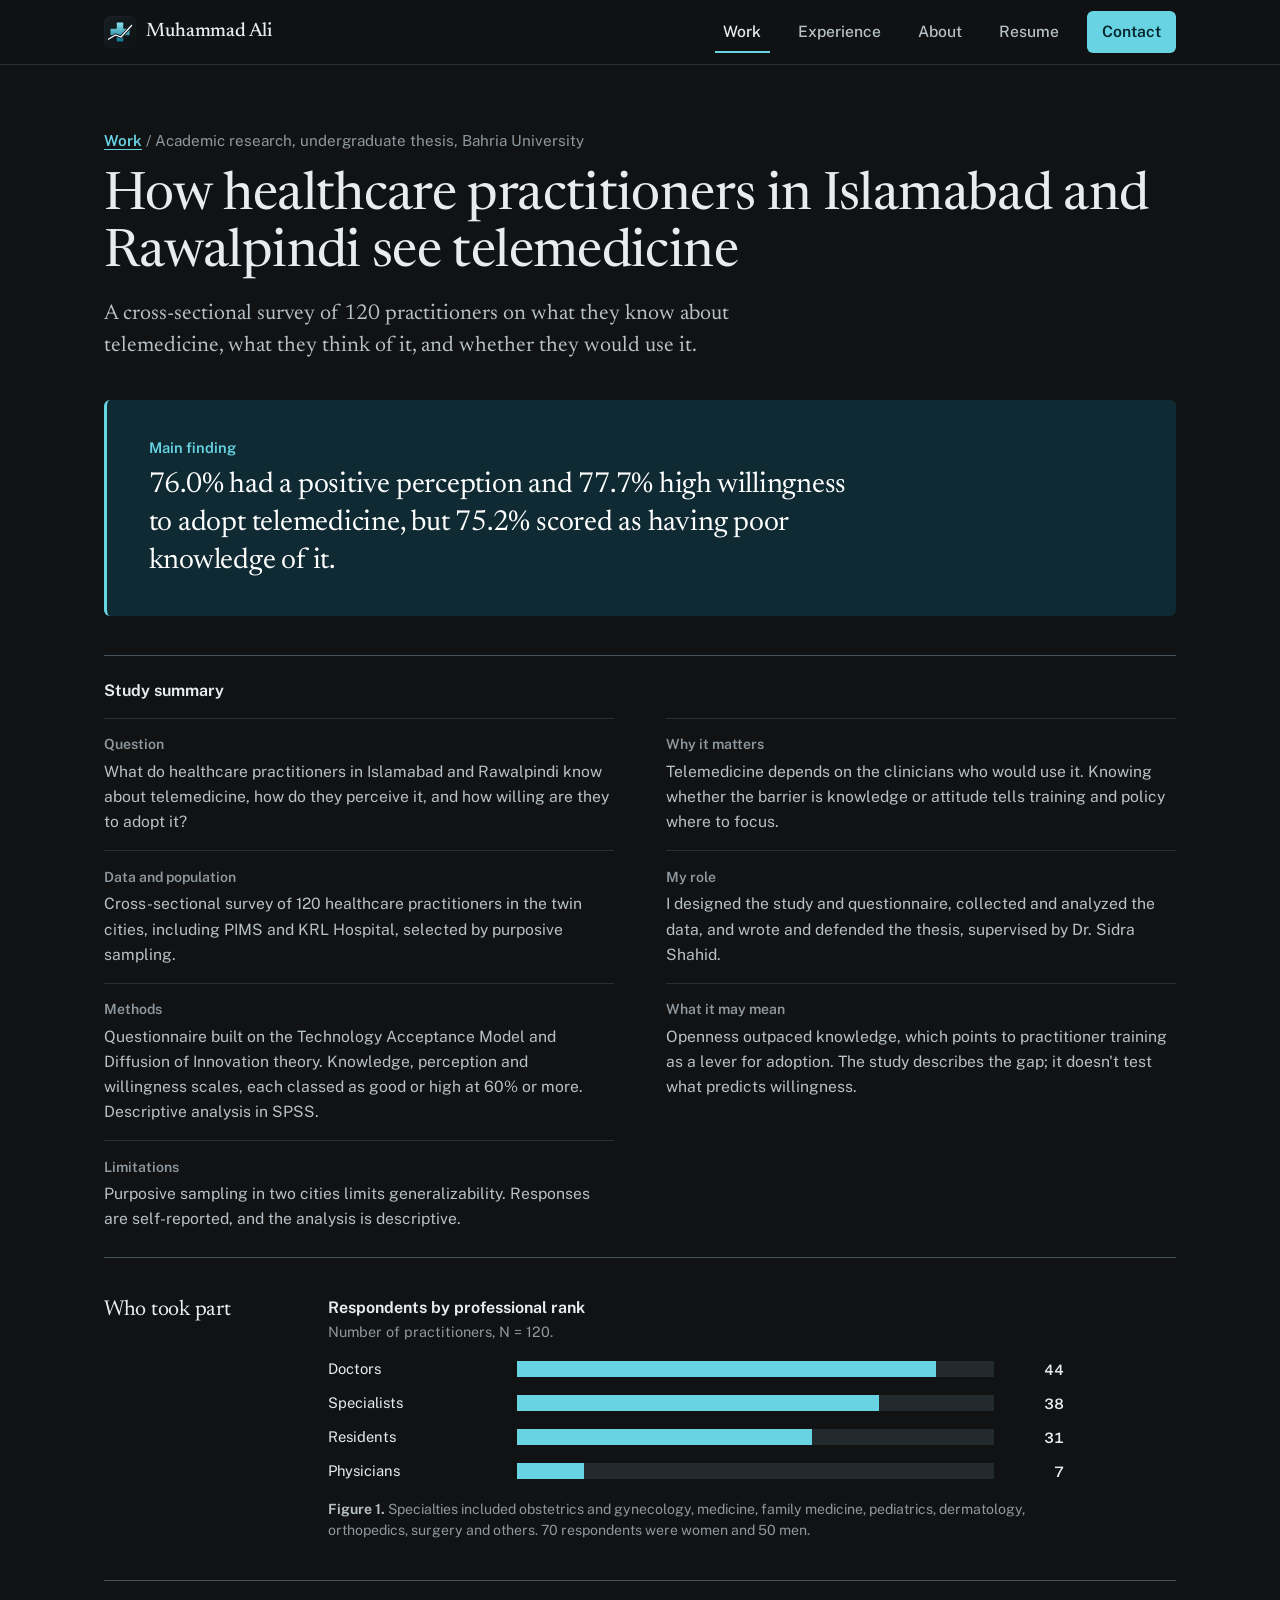
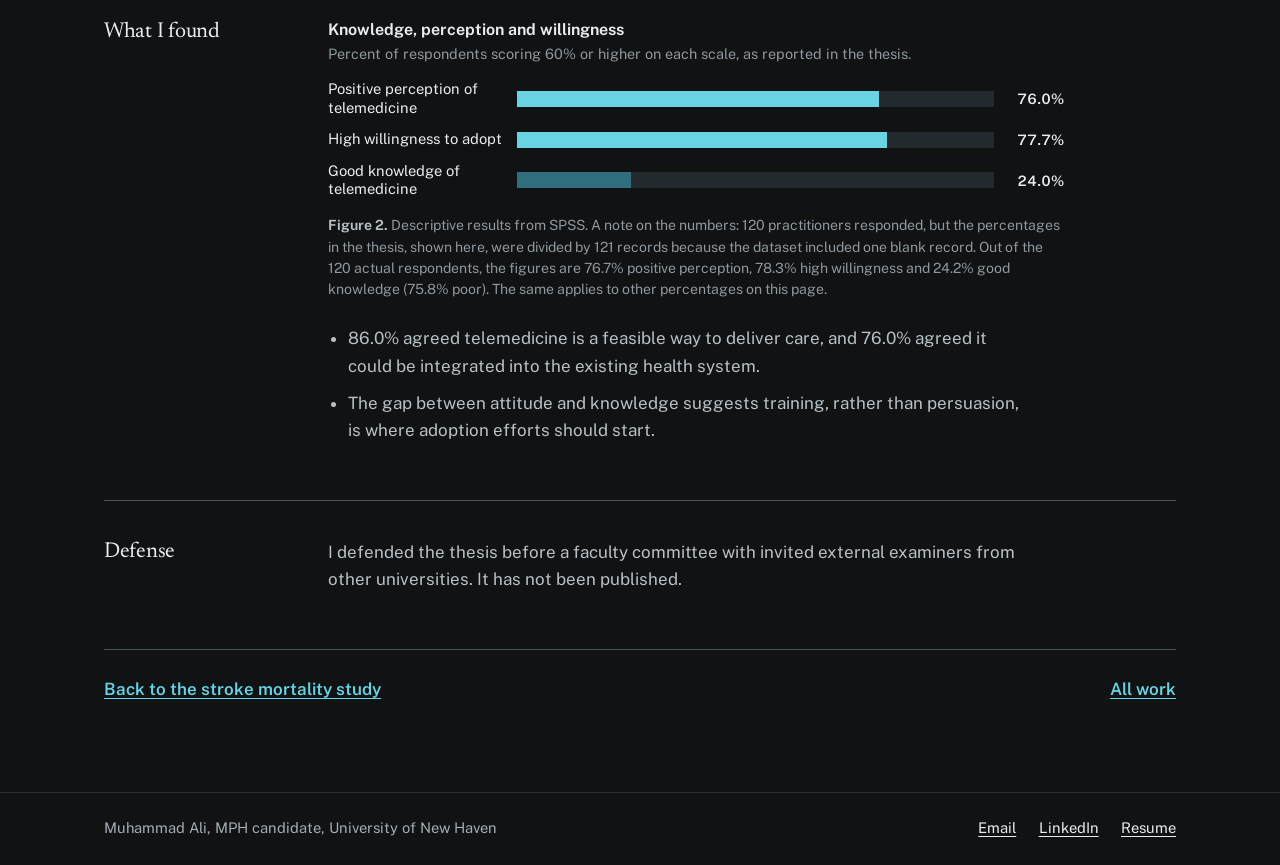
<file: work/telemedicine-thesis.html>
<!doctype html>
<html lang="en">
<head>
<meta charset="utf-8">
<meta name="viewport" content="width=device-width, initial-scale=1">
<title>Telemedicine perception among practitioners in Islamabad and Rawalpindi | Muhammad Ali</title>
<meta name="description" content="Undergraduate thesis: survey of 120 healthcare practitioners. 76% had a positive perception of telemedicine and 77.7% high willingness, but 75% had poor knowledge.">
<link rel="canonical" href="https://mali-j23.github.io/work/telemedicine-thesis.html">
<meta property="og:type" content="website">
<meta property="og:title" content="Telemedicine perception among practitioners in Islamabad and Rawalpindi | Muhammad Ali">
<meta property="og:description" content="Undergraduate thesis: survey of 120 healthcare practitioners. 76% had a positive perception of telemedicine and 77.7% high willingness, but 75% had poor knowledge.">
<meta property="og:url" content="https://mali-j23.github.io/work/telemedicine-thesis.html">
<meta property="og:image" content="https://mali-j23.github.io/assets/img/og-card-b.jpg">
<meta property="og:image:width" content="1200">
<meta property="og:image:height" content="630">
<meta name="twitter:card" content="summary_large_image">
<meta name="theme-color" content="#101214">
<link rel="icon" href="../assets/img/icon-pt-v7.svg" type="image/svg+xml">
<link rel="icon" href="../assets/img/icon-pt-v7-32.png" type="image/png" sizes="32x32">
<link rel="apple-touch-icon" href="../apple-touch-icon-v7.png">
<link rel="preload" href="../assets/fonts/newsreader-latin-opsz-normal.woff2" as="font" type="font/woff2" crossorigin>
<link rel="preload" href="../assets/fonts/public-sans-latin-wght-normal.woff2" as="font" type="font/woff2" crossorigin>
<link rel="stylesheet" href="../assets/css/site.css?v=14">
</head>
<body>
<a class="skip" href="#main">Skip to content</a>
<header class="site-header">
  <div class="wrap">
    <a class="brand" href="../index.html"><svg class="brand-mark" viewBox="0 0 64 64" aria-hidden="true"><defs><linearGradient id="mk-bg" x1="0" y1="0" x2="1" y2="1"><stop offset="0" stop-color="#172025"/><stop offset="1" stop-color="#0D1012"/></linearGradient><linearGradient id="mk-g" x1="0" y1="0" x2="0" y2="1"><stop offset="0" stop-color="#8BE3EF"/><stop offset="1" stop-color="#0E7490"/></linearGradient></defs><rect width="64" height="64" rx="15" fill="url(#mk-bg)"/><rect x=".5" y=".5" width="63" height="63" rx="14.5" fill="none" stroke="#FFFFFF" stroke-opacity=".06"/><path d="M25.5 13h13v12.5h12.5v13h-12.5v12.5h-13v-12.5h-12.5v-13h12.5z" fill="url(#mk-g)"/><polyline points="8,47 23,38 34,42 56,18" fill="none" stroke="#121619" stroke-width="6.4" stroke-linejoin="miter" stroke-miterlimit="8"/><polyline points="8,47 23,38 34,42 56,18" fill="none" stroke="#F2FBFD" stroke-width="2.6" stroke-linejoin="miter" stroke-miterlimit="8"/></svg><span class="brand-name">Muhammad Ali</span></a>
    <nav class="nav" aria-label="Main"><ul><li><a href="../work/index.html" aria-current="page">Work</a></li><li><a href="../experience.html">Experience</a></li><li><a href="../about.html">About</a></li><li><a href="../resume.html">Resume</a></li><li><a href="../index.html#contact" class="nav-cta">Contact</a></li></ul></nav>
  </div>
</header>
<main id="main">

<div class="wrap">
<header class="cs-head">
  <p class="cs-type"><a href="index.html">Work</a> / Academic research, undergraduate thesis, Bahria University</p>
  <h1>How healthcare practitioners in Islamabad and Rawalpindi see telemedicine</h1>
  <p class="dek">A cross-sectional survey of 120 practitioners on what they know about telemedicine, what they think of it, and whether they would use it.</p>
</header>
<section class="keyfinding" aria-label="Main finding"><p class="kf-label">Main finding</p><p class="kf-text">76.0% had a positive perception and 77.7% high willingness to adopt telemedicine, but 75.2% scored as having poor knowledge of it.</p></section>
<section class="summary" aria-labelledby="sum-h"><h2 id="sum-h">Study summary</h2><dl><div><dt>Question</dt><dd>What do healthcare practitioners in Islamabad and Rawalpindi know about telemedicine, how do they perceive it, and how willing are they to adopt it?</dd></div><div><dt>Why it matters</dt><dd>Telemedicine depends on the clinicians who would use it. Knowing whether the barrier is knowledge or attitude tells training and policy where to focus.</dd></div><div><dt>Data and population</dt><dd>Cross-sectional survey of 120 healthcare practitioners in the twin cities, including PIMS and KRL Hospital, selected by purposive sampling.</dd></div><div><dt>My role</dt><dd>I designed the study and questionnaire, collected and analyzed the data, and wrote and defended the thesis, supervised by Dr. Sidra Shahid.</dd></div><div><dt>Methods</dt><dd>Questionnaire built on the Technology Acceptance Model and Diffusion of Innovation theory. Knowledge, perception and willingness scales, each classed as good or high at 60% or more. Descriptive analysis in SPSS.</dd></div><div><dt>What it may mean</dt><dd>Openness outpaced knowledge, which points to practitioner training as a lever for adoption. The study describes the gap; it doesn't test what predicts willingness.</dd></div><div><dt>Limitations</dt><dd>Purposive sampling in two cities limits generalizability. Responses are self-reported, and the analysis is descriptive.</dd></div></dl></section>

<section class="cs-sec"><h2>Who took part</h2><div class="cs-main">
<figure class="fig">
  <p class="fig-head">Respondents by professional rank</p>
  <p class="fig-sub">Number of practitioners, N = 120.</p>
  <div class="bars">
<div class="bar-row" title="Doctors: 44"><span class="bar-label">Doctors</span><span class="bar-track" aria-hidden="true"><span class="bar-fill" style="--w:88.00%"></span></span><span class="bar-val">44</span></div>
<div class="bar-row" title="Specialists: 38"><span class="bar-label">Specialists</span><span class="bar-track" aria-hidden="true"><span class="bar-fill" style="--w:76.00%"></span></span><span class="bar-val">38</span></div>
<div class="bar-row" title="Residents: 31"><span class="bar-label">Residents</span><span class="bar-track" aria-hidden="true"><span class="bar-fill" style="--w:62.00%"></span></span><span class="bar-val">31</span></div>
<div class="bar-row" title="Physicians: 7"><span class="bar-label">Physicians</span><span class="bar-track" aria-hidden="true"><span class="bar-fill" style="--w:14.00%"></span></span><span class="bar-val">7</span></div>
</div>
  <figcaption><span class="fig-n">Figure 1.</span> Specialties included obstetrics and gynecology, medicine, family medicine, pediatrics, dermatology, orthopedics, surgery and others. 70 respondents were women and 50 men.</figcaption>
</figure>
</div></section>

<section class="cs-sec"><h2>What I found</h2><div class="cs-main">
<figure class="fig">
  <p class="fig-head">Knowledge, perception and willingness</p>
  <p class="fig-sub">Percent of respondents scoring 60% or higher on each scale, as reported in the thesis.</p>
  <div class="bars">
<div class="bar-row" title="Positive perception of telemedicine: 76.0%"><span class="bar-label">Positive perception of telemedicine</span><span class="bar-track" aria-hidden="true"><span class="bar-fill" style="--w:76.00%"></span></span><span class="bar-val">76.0%</span></div>
<div class="bar-row" title="High willingness to adopt: 77.7%"><span class="bar-label">High willingness to adopt</span><span class="bar-track" aria-hidden="true"><span class="bar-fill" style="--w:77.70%"></span></span><span class="bar-val">77.7%</span></div>
<div class="bar-row" title="Good knowledge of telemedicine: 24.0%"><span class="bar-label">Good knowledge of telemedicine</span><span class="bar-track" aria-hidden="true"><span class="bar-fill light" style="--w:24.00%"></span></span><span class="bar-val">24.0%</span></div>
</div>
  <figcaption><span class="fig-n">Figure 2.</span> Descriptive results from SPSS. A note on the numbers: 120 practitioners responded, but the percentages in the thesis, shown here, were divided by 121 records because the dataset included one blank record. Out of the 120 actual respondents, the figures are 76.7% positive perception, 78.3% high willingness and 24.2% good knowledge (75.8% poor). The same applies to other percentages on this page.</figcaption>
</figure>
<ul style="margin-top:1.6rem">
  <li>86.0% agreed telemedicine is a feasible way to deliver care, and 76.0% agreed it could be integrated into the existing health system.</li>
  <li>The gap between attitude and knowledge suggests training, rather than persuasion, is where adoption efforts should start.</li>
</ul>
</div></section>

<section class="cs-sec"><h2>Defense</h2><div class="cs-main"><p>I defended the thesis before a faculty committee with invited external examiners from other universities. It has not been published.</p></div></section>

<div class="cs-foot">
  <a href="ct-stroke-mortality.html">Back to the stroke mortality study</a>
  <a href="index.html">All work</a>
</div>
</div>

</main>
<footer class="site-footer">
  <div class="wrap">
    <span>Muhammad Ali, MPH candidate, University of New Haven</span>
    <ul>
      <li><a href="mailto:alikhanjasra23@gmail.com">Email</a></li>
      <li><a href="https://www.linkedin.com/in/mali-j23/" rel="me">LinkedIn</a></li>
      <li><a href="../resume.html">Resume</a></li>
    </ul>
  </div>
</footer>
<script src="../assets/js/site.js?v=14" defer></script>
</body>
</html>
</file>
<file: assets/css/site.css>
/* Muhammad Ali, portfolio stylesheet
   Dark theme: matte black base with cyan. Cyan marks links and the primary data
   series. Original analysis figures sit on light plates. */

@font-face { font-family: "Newsreader"; font-style: normal; font-weight: 200 800; font-display: swap; src: url(../fonts/newsreader-latin-opsz-normal.woff2) format("woff2"); }
@font-face { font-family: "Newsreader"; font-style: italic; font-weight: 200 800; font-display: swap; src: url(../fonts/newsreader-latin-opsz-italic.woff2) format("woff2"); }
@font-face { font-family: "Public Sans"; font-style: normal; font-weight: 100 900; font-display: swap; src: url(../fonts/public-sans-latin-wght-normal.woff2) format("woff2"); }
@font-face { font-family: "JetBrains Mono"; font-style: normal; font-weight: 400; font-display: swap; src: url(../fonts/jetbrains-mono-latin-400-normal.woff2) format("woff2"); }

:root {
  color-scheme: dark;
  --paper: #101214;
  --mist: #161A1C;
  --tint: #0F2A33;
  --rule: #283035;
  --rule-strong: #46535A;
  --ink: #E8ECEE;
  --ink-2: #B8C1C6;
  --muted: #8E989E;
  --teal: #67D3E3;
  --teal-deep: #8BE3EF;
  --mark: #67D3E3;
  --plate: #F3F5F6;

  --deep: #101214;
  --deep-2: #161A1C;
  --deep-rule: #283035;
  --on-deep: #E8ECEE;
  --on-deep-2: #A3ADB3;
  --cyan: #67D3E3;

  --serif: "Newsreader", "Iowan Old Style", Georgia, serif;
  --sans: "Public Sans", "Segoe UI", system-ui, -apple-system, sans-serif;
  --mono: "JetBrains Mono", ui-monospace, Consolas, monospace;

  --measure: 68ch;
  --wrap: 1160px;
  --gutter: clamp(18px, 4vw, 44px);
  --radius: 6px;
  --band: clamp(3.5rem, 7vw, 6rem);
}

*, *::before, *::after { box-sizing: border-box; }
html { -webkit-text-size-adjust: 100%; scroll-behavior: smooth; scroll-padding-top: 5rem; }
@media (prefers-reduced-motion: reduce) {
  html { scroll-behavior: auto; }
  *, *::before, *::after { transition: none !important; animation: none !important; }
}

body {
  margin: 0; background: var(--paper); color: var(--ink);
  font-family: var(--sans); font-size: 1.0625rem; line-height: 1.6;
  font-feature-settings: "kern", "liga"; text-rendering: optimizeLegibility;
  -webkit-font-smoothing: antialiased;
}
img, svg { max-width: 100%; height: auto; display: block; }
a { color: var(--teal); text-decoration-thickness: 1px; text-underline-offset: .2em; }
a:hover { color: #fff; text-decoration-thickness: 2px; }
:focus-visible { outline: 3px solid var(--teal); outline-offset: 3px; border-radius: 2px; }
.on-deep :focus-visible, .hero :focus-visible, .contact :focus-visible { outline-color: var(--cyan); }

.skip { position: absolute; left: 12px; top: -60px; background: var(--cyan); color: #06262E; padding: 10px 14px; z-index: 50; border-radius: var(--radius); }
.skip:focus { top: 12px; color: #06262E; }
.sr-only { position: absolute; width: 1px; height: 1px; overflow: hidden; clip: rect(0 0 0 0); white-space: nowrap; }
.wrap { max-width: var(--wrap); margin: 0 auto; padding: 0 var(--gutter); }

/* ---------- Type ---------- */
h1, h2, h3, h4 { margin: 0; color: var(--ink); }
h1, h2 { font-family: var(--serif); font-weight: 420; letter-spacing: -.012em; font-optical-sizing: auto; }
h1 { font-size: clamp(2.15rem, 4.4vw, 3.3rem); line-height: 1.08; }
h2 { font-size: clamp(1.6rem, 2.6vw, 2.1rem); line-height: 1.15; }
h3 { font-family: var(--sans); font-size: 1.08rem; font-weight: 650; line-height: 1.3; }
p { margin: 0 0 1em; }
ul, ol { margin: 0 0 1em; padding-left: 1.2em; }
li { margin-bottom: .35em; }
b, strong { font-weight: 650; }
.small { font-size: .9rem; color: var(--muted); }
.lede, .dek { font-family: var(--serif); font-size: clamp(1.15rem, 1.7vw, 1.35rem); line-height: 1.45; color: var(--ink-2); max-width: 46rem; }
.num, table, .forest-val, .bar-val, .when { font-variant-numeric: tabular-nums lining-nums; }

/* ---------- Header ---------- */
.site-header { position: sticky; top: 0; z-index: 40; background: rgba(16, 18, 20, .92); -webkit-backdrop-filter: saturate(1.4) blur(10px); backdrop-filter: saturate(1.4) blur(10px); border-bottom: 1px solid var(--rule); }
.site-header .wrap { display: flex; align-items: center; justify-content: space-between; gap: 1rem; min-height: 4rem; }
.brand { display: inline-flex; align-items: center; gap: .65rem; color: var(--ink); text-decoration: none; font-family: var(--serif); font-size: 1.22rem; font-weight: 500; letter-spacing: -.01em; white-space: nowrap; }
.brand-mark { width: 32px; height: 32px; flex: none; }
.nav ul { display: flex; align-items: center; gap: clamp(.2rem, 1.6vw, 1.2rem); list-style: none; margin: 0; padding: 0; }
.nav li { margin: 0; }
.nav a { display: block; padding: .5rem .55rem; color: var(--ink-2); text-decoration: none; font-size: .98rem; font-weight: 500; border-radius: var(--radius); }
.nav a:hover { color: var(--ink); background: var(--mist); }
.nav a[aria-current="page"] { color: var(--ink); box-shadow: inset 0 -2px 0 var(--teal); border-radius: 0; }
.nav a.nav-cta { background: var(--cyan); color: #06262E; font-weight: 600; padding: .5rem .95rem; }
.nav a.nav-cta:hover { background: #A5ECF5; color: #06262E; }
@media (max-width: 640px) {
  .site-header .wrap { flex-direction: column; align-items: flex-start; gap: 0; padding-top: .55rem; padding-bottom: .3rem; }
  .nav { width: 100%; margin-left: -.55rem; }
  .nav ul { gap: 0; justify-content: space-between; }
  .nav a { font-size: .93rem; padding: .45rem .5rem; }
  .nav a.nav-cta { padding: .4rem .7rem; }
  html { scroll-padding-top: 6.5rem; }
}

/* ---------- Buttons ---------- */
.btn { display: inline-flex; align-items: center; gap: .5rem; font: 600 1rem/1 var(--sans); padding: .85rem 1.15rem; border-radius: var(--radius); text-decoration: none; border: 1px solid transparent; cursor: pointer; transition: background-color .15s, color .15s, border-color .15s; }
.btn-primary { background: var(--cyan); color: #06262E; }
.btn-primary:hover { background: #A5ECF5; color: #06262E; }
.btn-ghost, .btn-quiet { background: transparent; color: var(--ink); border-color: #3A474D; }
.btn-ghost:hover, .btn-quiet:hover { border-color: var(--ink); background: var(--mist); color: var(--ink); }
.hero .btn-ghost, .contact .btn-ghost { color: var(--on-deep); border-color: #3A474D; }
.hero .btn-ghost:hover, .contact .btn-ghost:hover { background: var(--deep-2); border-color: var(--on-deep-2); color: #fff; }

/* ---------- Home: profile on the left, introduction on the right ---------- */
.hero { position: relative; overflow: hidden; border-bottom: 1px solid var(--rule); }
.hero::before { content: ""; position: absolute; inset: 0; background: radial-gradient(60rem 30rem at 85% 30%, rgba(14, 116, 144, .16), transparent 60%); pointer-events: none; }
.hero-grid { position: relative; display: grid; grid-template-columns: 270px minmax(0, 1fr); gap: clamp(2rem, 5.5vw, 4.5rem); align-items: start; padding-top: clamp(2.4rem, 6vw, 4.8rem); padding-bottom: clamp(2.4rem, 6vw, 4.8rem); }
.hero-photo img { width: 100%; border-radius: 8px; border: 1px solid var(--rule); box-shadow: 0 0 0 1px rgba(103, 211, 227, .08), 0 24px 60px -30px rgba(103, 211, 227, .35); }
.hero-name { font-family: var(--serif); font-size: 1.7rem; font-weight: 420; margin: 1rem 0 .15rem; color: var(--ink); }
.hero-role { margin: 0; color: var(--cyan); font-size: 1rem; line-height: 1.4; }
.hero-kicker { display: inline-flex; align-items: center; gap: .55rem; margin: 0 0 1.1rem; padding: .4rem .85rem .4rem .6rem; border: 1px solid var(--rule); border-radius: 999px; background: var(--mist); font-size: .92rem; color: var(--ink-2); }
.hero-kicker .dot { width: 9px; height: 9px; border-radius: 50%; background: var(--cyan); box-shadow: 0 0 0 4px rgba(103, 211, 227, .18); flex: none; }
.hero-line { font-family: var(--serif); font-weight: 400; font-size: clamp(2.1rem, 4.6vw, 3.5rem); line-height: 1.08; letter-spacing: -.012em; color: #fff; margin: 0; max-width: 14em; }
.hero-sub { margin: 1.4rem 0 0; font-size: 1.12rem; line-height: 1.6; color: var(--ink-2); max-width: 40rem; }
.hero-actions { display: flex; flex-wrap: wrap; align-items: center; gap: .7rem; margin-top: 1.8rem; }
.hero-meta { margin: 1.5rem 0 0; font-size: .92rem; color: var(--muted); }
@media (max-width: 760px) {
  .hero-grid { grid-template-columns: minmax(0, 1fr); }
  .hero-photo { display: grid; grid-template-columns: 112px minmax(0, 1fr); gap: 0 1.1rem; align-items: center; }
  .hero-photo img { grid-row: 1 / 3; }
  .hero-name { margin: 0; align-self: end; }
  .hero-role { align-self: start; }
}

/* ---------- Home: proof strip under the hero ---------- */
.proof { position: relative; list-style: none; margin: 0; padding: 0 0 clamp(2rem, 4vw, 3rem); display: grid; grid-template-columns: repeat(4, minmax(0, 1fr)); gap: .9rem; }
.proof li { margin: 0; }
.proof a { position: relative; display: flex; flex-direction: column; height: 100%; padding: 1.15rem 1.2rem 1.2rem; border: 1px solid var(--rule); border-radius: 8px; background: rgba(22, 26, 28, .72); color: inherit; text-decoration: none; transition: border-color .2s, background-color .2s, transform .2s; }
.proof a::after { content: ""; position: absolute; left: 1.2rem; right: 1.2rem; top: -1px; height: 2px; background: var(--cyan); transform: scaleX(0); transform-origin: left; transition: transform .25s ease; }
.proof a:hover { border-color: #3A4A51; background: #182024; transform: translateY(-2px); }
.proof a:hover::after { transform: scaleX(1); }
.proof-lab { display: flex; align-items: center; gap: .5rem; font-size: .84rem; font-weight: 600; color: var(--muted); }
.proof-lab svg { width: 18px; height: 18px; flex: none; fill: none; stroke: var(--cyan); stroke-width: 1.7; stroke-linecap: round; stroke-linejoin: round; }
.proof b { display: block; margin-top: .75rem; font-family: var(--serif); font-weight: 450; font-size: 1.45rem; line-height: 1.15; color: #fff; }
.proof-d { display: block; margin-top: .4rem; font-size: .9rem; line-height: 1.45; color: var(--ink-2); }
@media (max-width: 900px) { .proof { grid-template-columns: repeat(2, minmax(0, 1fr)); } }
@media (max-width: 480px) {
  .proof { gap: .55rem; }
  .proof a { padding: .85rem .85rem .9rem; }
  .proof-lab { font-size: .78rem; }
  .proof b { margin-top: .45rem; font-size: 1.12rem; }
  .proof-d { display: none; }
}
@media (prefers-reduced-motion: reduce) { .proof a:hover { transform: none; } }

/* ---------- Stroke data explorer: the one interactive centerpiece ---------- */
.xp { display: grid; grid-template-columns: minmax(0, 4fr) minmax(0, 7fr); gap: clamp(1.5rem, 4vw, 3.5rem); align-items: start; }
.xp-tabs { display: flex; flex-wrap: wrap; gap: .35rem; padding: .3rem; border: 1px solid var(--rule); border-radius: 8px; background: var(--mist); width: fit-content; max-width: 100%; }
.xp-tab { font: 600 .95rem/1 var(--sans); padding: .7rem .95rem; border-radius: 5px; border: 0; background: transparent; color: var(--ink-2); cursor: pointer; transition: background-color .2s, color .2s; }
.xp-tab:hover { color: #fff; background: #20282C; }
.xp-tab[aria-pressed="true"] { background: var(--cyan); color: #06262E; }
.xp-panel { margin-top: 1.5rem; }
.xp-name { margin: 0 0 1rem; color: var(--muted); font-size: .95rem; }
.xp-name b { display: block; font-family: var(--serif); font-weight: 450; font-size: 1.55rem; line-height: 1.2; color: #fff; margin-bottom: .15rem; }
.xp-apc { margin: 0; display: grid; grid-template-columns: minmax(0, 1fr) minmax(0, 1fr); border-top: 1px solid var(--rule); border-bottom: 1px solid var(--rule); }
.xp-apc > div { padding: .9rem 1rem .9rem 0; }
.xp-apc > div + div { padding-left: 1rem; border-left: 1px solid var(--rule); }
.xp-apc dt { font-size: .86rem; font-weight: 600; display: flex; align-items: center; gap: .45rem; }
.xp-apc .ct dt { color: var(--cyan); }
.xp-apc .us dt { color: #C3CDD2; }
.xp-apc dt::before { content: ""; width: 18px; height: 0; border-top: 3px solid currentColor; }
.xp-apc .us dt::before { border-top: 2px dashed currentColor; }
.xp-apc dd { margin: .3rem 0 0; }
.xp-apc dd b { display: block; font-family: var(--serif); font-weight: 450; font-size: 1.7rem; line-height: 1.1; color: #fff; font-variant-numeric: lining-nums; }
.xp-apc dd span { display: block; font-size: .84rem; color: var(--muted); margin-top: .25rem; line-height: 1.35; }
.xp-read { margin: 1rem 0 0; color: var(--ink-2); font-size: 1.02rem; max-width: 30rem; }
.xp-go { margin: 1.2rem 0 0; font-weight: 600; }
.xp-fig { margin: 0; background: var(--mist); border: 1px solid var(--rule); border-radius: 8px; padding: 1.2rem 1.3rem 1.1rem; }
.xp-fig .fig-head { margin-bottom: .4rem; }
.xp-chart { position: relative; }
.xp-svg { width: 100%; overflow: visible; touch-action: pan-y; }
.xp-fig figcaption { padding-top: .75rem; border-top: 1px solid var(--rule); }
.xp-tip { position: absolute; pointer-events: none; transform: translate(-50%, -100%); background: #0B0D0E; border: 1px solid var(--rule-strong); border-radius: 6px; padding: .45rem .6rem; font-size: .84rem; line-height: 1.4; white-space: nowrap; color: var(--ink-2); box-shadow: 0 10px 30px -12px rgba(0, 0, 0, .7); }
.xp-tip b { color: #fff; display: block; font-size: .86rem; }
.xp-tip .c { color: var(--cyan); }
.chart .grid { stroke: #262E33; stroke-width: 1; }
.chart .axis-t { fill: #8E989E; font: 500 14px var(--sans); }
.chart .us { stroke: #A3ADB3; stroke-width: 2.5; stroke-dasharray: 7 6; fill: none; }
.chart .us-pt { fill: var(--mist); stroke: #A3ADB3; stroke-width: 2; }
.chart .ct { stroke: var(--cyan); stroke-width: 3.5; fill: none; stroke-linejoin: round; stroke-linecap: round; }
.chart .ct-pt { fill: var(--cyan); stroke: var(--mist); stroke-width: 2; }
.chart .lab { font: 650 16px var(--sans); }
.chart .lab-s { font: 500 14.5px var(--sans); }
.chart .lab-ct { fill: var(--cyan); }
.chart .lab-us { fill: #C3CDD2; }
.chart .hover-line { stroke: #5A6A72; stroke-width: 1; stroke-dasharray: 3 3; opacity: 0; }
.chart.is-hover .hover-line { opacity: 1; }
.chart circle.on { r: 7; }
/* The one orchestrated moment: the lines draw in the first time the chart is seen. */
.xp.is-pending .series polyline { stroke-dashoffset: var(--len); stroke-dasharray: var(--len); }
.xp.is-pending .dots, .xp.is-pending .end-labs { opacity: 0; }
.xp.is-drawn .series polyline { transition: stroke-dashoffset 1.4s cubic-bezier(.45, .05, .25, 1); }
.xp.is-drawn .dots, .xp.is-drawn .end-labs { transition: opacity .5s ease 1.1s; }
.xp-legend { display: none; gap: 1.2rem; margin: 0 0 .4rem; font-size: .86rem; font-weight: 600; }
.xp-legend .k { display: inline-flex; align-items: center; gap: .45rem; }
.xp-legend .k::before { content: ""; width: 18px; border-top: 3px solid currentColor; }
.xp-legend .ct { color: var(--cyan); }
.xp-legend .us { color: #C3CDD2; }
.xp-legend .us::before { border-top: 2px dashed currentColor; }
@media (max-width: 900px) {
  .xp { grid-template-columns: minmax(0, 1fr); gap: 1.2rem; }
  .xp-side { display: contents; }
  .xp-tabs { order: -2; }
  .xp-fig { order: -1; }
  .xp-panel { margin-top: 0; }
}
@media (max-width: 620px) {
  .xp-fig { padding: .9rem .7rem .9rem; }
  .xp-legend { display: flex; }
  .chart .end-labs { display: none; }
  .chart .axis-t { font-size: 21px; }
  .xp-apc dd b { font-size: 1.35rem; }
}
.xp-wide { grid-template-columns: minmax(0, 1fr); gap: 1.4rem; }
.xp-wide .xp-fig { order: -1; }
.xp-wide .xp-side { display: grid; grid-template-columns: auto minmax(0, 1fr); gap: 1.2rem 2.5rem; align-items: start; }
.xp-wide .xp-panel { margin-top: 0; }
@media (max-width: 900px) { .xp-wide .xp-side { display: contents; } }
details.poster-figs { margin-top: 1.6rem; border-top: 1px solid var(--rule); }
details.poster-figs > summary { cursor: pointer; padding: 1rem 0; font-weight: 600; color: var(--teal); }
details.poster-figs .fig-pair { margin-top: 1.5rem; }

/* ---------- Home: the path, Islamabad to Hartford ---------- */
.path { --spine: 11.5rem; }
.chapter { display: grid; grid-template-columns: var(--spine) minmax(0, 1fr); gap: 0 2.5rem; padding: 1.6rem 0 .6rem; border-top: 1px solid var(--rule-strong); }
.chapter + .steps + .chapter, .steps + .chapter { margin-top: 1.4rem; }
.chapter h3 { grid-column: 2; font-family: var(--serif); font-weight: 450; font-size: clamp(1.35rem, 2.2vw, 1.7rem); line-height: 1.2; color: #fff; }
.chapter p { grid-column: 2; margin: .2rem 0 0; color: var(--muted); font-size: .95rem; }
.steps { list-style: none; margin: 0; padding: 0; position: relative; }
.steps::before { content: ""; position: absolute; top: 0; bottom: 0; left: calc(var(--spine) + 1.25rem - 1px); width: 2px; background: linear-gradient(var(--rule-strong), var(--rule-strong)); }
.step { margin: 0; position: relative; }
.step summary { list-style: none; cursor: pointer; display: grid; grid-template-columns: var(--spine) minmax(0, 1fr); gap: 0 2.5rem; padding: .95rem 0; border-radius: 6px; }
.step summary::-webkit-details-marker { display: none; }
.step summary::before { content: ""; position: absolute; left: calc(var(--spine) + 1.25rem - 6px); top: 1.28rem; width: 12px; height: 12px; border-radius: 50%; background: var(--mist); border: 2px solid #6B7A82; transition: background-color .2s, border-color .2s, transform .2s; }
.step.key summary::before { border-color: var(--cyan); }
.step.now summary::before { background: var(--cyan); border-color: var(--cyan); box-shadow: 0 0 0 5px rgba(103, 211, 227, .16); }
.step details[open] summary::before { background: var(--cyan); border-color: var(--cyan); }
.step summary:hover .step-what b { color: var(--cyan); }
.step-when { font-size: .93rem; font-weight: 600; color: var(--ink-2); text-align: right; padding-top: .05rem; font-variant-numeric: tabular-nums; }
.step-what { padding-left: .9rem; padding-right: 2rem; position: relative; }
.step-what::after { content: ""; position: absolute; right: .4rem; top: .45rem; width: 8px; height: 8px; border-right: 2px solid #6B7A82; border-bottom: 2px solid #6B7A82; transform: rotate(45deg); transition: transform .2s; }
.step details[open] .step-what::after { transform: rotate(225deg); top: .7rem; }
.step-what b { display: block; font-size: 1.08rem; color: #fff; transition: color .15s; }
.step.key .step-what b { font-family: var(--serif); font-weight: 500; font-size: 1.3rem; letter-spacing: -.005em; }
.step-what span { display: block; color: var(--muted); font-size: .95rem; margin-top: .1rem; }
.step-body { margin-left: calc(var(--spine) + 2.5rem + .9rem); padding: 0 0 1.2rem; color: var(--ink-2); max-width: 44rem; }
.step-body ul { padding-left: 1.1em; margin-bottom: .6rem; }
.step-body li::marker { color: var(--cyan); }
.step-body p { margin-bottom: .6rem; }
.step-body a { font-weight: 600; }
.step details[open] .step-body { animation: stepIn .25s ease; }
@keyframes stepIn { from { opacity: 0; transform: translateY(-4px); } to { opacity: 1; transform: none; } }
@media (max-width: 720px) {
  .path { --spine: 0rem; }
  .chapter { grid-template-columns: minmax(0, 1fr); padding-left: 2rem; }
  .chapter h3, .chapter p { grid-column: 1; }
  .steps::before { left: .55rem; }
  .step summary { grid-template-columns: minmax(0, 1fr); padding-left: 2rem; }
  .step summary::before { left: calc(.55rem - 5px); }
  .step-when { text-align: left; font-size: .88rem; }
  .step-what { padding-left: 0; }
  .step-body { margin-left: 2rem; }
}

/* Short abstract lines inside a study */
.abstract { margin: 1rem 0 0; max-width: 34rem; }
.abstract > div { display: grid; grid-template-columns: 7.8rem minmax(0, 1fr); gap: .8rem; padding: .55rem 0; border-top: 1px solid var(--rule); font-size: .93rem; }
.abstract dt { color: var(--muted); font-weight: 600; font-size: .88rem; }
.abstract dd { margin: 0; color: var(--ink-2); }
@media (max-width: 480px) { .abstract > div { grid-template-columns: minmax(0, 1fr); gap: .1rem; } }

/* ---------- Home: sections ---------- */
.band { padding: var(--band) 0; }
.band + .band { border-top: 1px solid var(--rule); }
.band.mist { background: var(--mist); border-top: 1px solid var(--rule); border-bottom: 1px solid var(--rule); }
.band.mist + .band { border-top: 0; }
.band-head { display: flex; align-items: flex-end; justify-content: space-between; gap: 1rem 2rem; flex-wrap: wrap; margin-bottom: clamp(1.6rem, 3vw, 2.6rem); }
.band-head p { margin: .6rem 0 0; color: var(--muted); max-width: 42rem; }
.more-link { font-weight: 600; white-space: nowrap; }

/* Studies: finding on the left, the evidence on the right */
.study { display: grid; grid-template-columns: minmax(0, 5fr) minmax(0, 6fr); gap: clamp(1.5rem, 4vw, 3.5rem); align-items: start; padding: clamp(1.8rem, 3vw, 2.6rem) 0; border-top: 1px solid var(--rule-strong); }
.study + .study { border-top: 1px solid var(--rule); }
.study-ctx { margin: 0 0 .5rem; font-size: .92rem; color: var(--muted); }
.study h3 { font-family: var(--serif); font-weight: 480; font-size: clamp(1.4rem, 2.2vw, 1.75rem); line-height: 1.2; letter-spacing: -.01em; }
.study h3 a { color: #fff; text-decoration: none; background: linear-gradient(var(--teal), var(--teal)) 0 100% / 0 2px no-repeat; transition: background-size .2s; }
.study h3 a:hover { background-size: 100% 2px; }
.study-find { margin: .9rem 0 0; font-size: 1.06rem; color: var(--ink-2); max-width: 32rem; }
.study-how { margin: .9rem 0 0; font-size: .93rem; color: var(--muted); max-width: 32rem; }
.study-how b { color: var(--ink-2); font-weight: 600; }
.study-go { margin: 1.2rem 0 0; font-weight: 600; }
.study-fig { margin: 0; background: var(--mist); border: 1px solid var(--rule); border-radius: 6px; padding: 1.1rem 1.25rem 1rem; }
.band.mist .study-fig { background: var(--paper); }
.study-fig .fig-head { margin: 0 0 .1rem; }
.study-fig figcaption { margin-top: .7rem; }
.study-pair { display: grid; grid-template-columns: minmax(0, 1fr) minmax(0, 1fr); gap: clamp(1.5rem, 4vw, 3.5rem); border-top: 1px solid var(--rule); }
.study-pair .study { display: block; border-top: 0; }
.study-pair .study-fig { margin-top: 1.3rem; }
.design-list { list-style: none; padding: 0; margin: 0; font-size: .95rem; }
.design-list li { display: grid; grid-template-columns: 7.5rem 1fr; gap: .8rem; padding: .5rem 0; margin: 0; border-top: 1px solid var(--rule); color: var(--ink-2); }
.design-list li:first-child { border-top: 0; padding-top: .2rem; }
.design-list b { font-weight: 600; color: var(--muted); font-size: .88rem; }
.writeups { margin: 1.6rem 0 0; padding-top: 1.3rem; border-top: 1px solid var(--rule); font-size: .95rem; color: var(--muted); display: flex; flex-wrap: wrap; gap: .3rem 1.4rem; }
@media (max-width: 860px) {
  .study, .study-pair { grid-template-columns: minmax(0, 1fr); }
  .study-pair .study + .study { border-top: 1px solid var(--rule); }
}

/* Small APC table used as a figure */
.apc { width: 100%; border-collapse: collapse; font-size: .95rem; }
.apc th, .apc td { text-align: right; padding: .55rem 0 .55rem .8rem; border-top: 1px solid var(--rule); vertical-align: top; }
.apc th:first-child, .apc td:first-child { text-align: left; padding-left: 0; }
.apc thead th { border-top: 0; font-weight: 600; font-size: .86rem; color: var(--muted); padding-top: 0; }
.apc tbody th { font-weight: 500; color: var(--ink-2); }
.apc .hl td, .apc .hl th { background: var(--tint); color: #fff; font-weight: 650; }
.apc .hl th { padding-left: .6rem; box-shadow: inset 3px 0 0 var(--cyan); }
.apc .hl td:last-child { padding-right: .6rem; }
.apc small { color: var(--muted); font-size: .8rem; font-weight: 400; }
.apc .ln { display: block; white-space: nowrap; }
@media (max-width: 480px) { .apc { font-size: .86rem; } .apc th, .apc td { padding-left: .45rem; } .apc small { display: block; } }

/* Roles */
.roles { list-style: none; margin: 0; padding: 0; }
.role { display: grid; grid-template-columns: 11.5rem minmax(0, 1fr); gap: 1rem 2.5rem; padding: 1.7rem 0; margin: 0; border-top: 1px solid var(--rule); }
.role:first-child { border-top: 1px solid var(--rule-strong); }
.role-when { font-size: .95rem; color: var(--ink-2); font-weight: 600; }
.role-when span { display: block; font-weight: 400; color: var(--muted); font-size: .9rem; }
.role h3 { font-size: 1.14rem; }
.role-org { margin: .15rem 0 .7rem; color: var(--cyan); font-weight: 500; }
.role ul { margin: 0; padding-left: 1.1em; color: var(--ink-2); max-width: 46rem; }
.role ul li::marker { color: var(--cyan); }
.role-links { margin: .7rem 0 0; font-size: .95rem; font-weight: 600; display: flex; flex-wrap: wrap; gap: .3rem 1.4rem; }
.role.lead h3 { font-family: var(--serif); font-weight: 500; font-size: 1.45rem; letter-spacing: -.01em; }
.service { margin: 0; padding: 1.5rem 0 0; border-top: 1px solid var(--rule); display: grid; grid-template-columns: 11.5rem minmax(0, 1fr); gap: 1rem 2.5rem; }
.service h3 { font-size: .95rem; font-weight: 600; color: var(--ink-2); }
.service ul { list-style: none; padding: 0; margin: 0; color: var(--ink-2); }
@media (max-width: 720px) {
  .role, .service { grid-template-columns: minmax(0, 1fr); gap: .4rem; }
  .role-when span { display: inline; }
  .role-when span::before { content: ", "; }
}

/* Methods table */
.methods { width: 100%; border-collapse: collapse; }
.methods th, .methods td { text-align: left; vertical-align: top; padding: 1.05rem 1.5rem 1.05rem 0; border-top: 1px solid var(--rule); }
.methods thead th { border-top: 0; font-size: .86rem; font-weight: 600; color: var(--muted); padding-top: 0; padding-bottom: .6rem; }
.methods tbody tr:first-child th, .methods tbody tr:first-child td { border-top: 1px solid var(--rule-strong); }
.methods tbody th { width: 14rem; font-family: var(--serif); font-weight: 500; font-size: 1.15rem; line-height: 1.3; }
.methods td { color: var(--ink-2); }
.methods td:last-child { width: 30%; font-size: .93rem; color: var(--muted); padding-right: 0; }
@media (max-width: 760px) {
  .methods thead { display: none; }
  .methods, .methods tbody, .methods tr, .methods th, .methods td { display: block; width: auto !important; }
  .methods tr { padding: 1rem 0; border-top: 1px solid var(--rule); }
  .methods tbody tr:first-child { border-top: 1px solid var(--rule-strong); }
  .methods th, .methods td, .methods tbody tr:first-child th, .methods tbody tr:first-child td { border: 0; padding: 0 0 .3rem; }
}

/* Publication and talks */
.pub { display: grid; grid-template-columns: 150px minmax(0, 1fr); gap: 2rem; align-items: start; padding: 1.8rem 0; border-top: 1px solid var(--rule-strong); }
.pub-img img { border: 1px solid var(--rule); border-radius: 3px; }
.pub-type { margin: 0 0 .4rem; font-size: .92rem; color: var(--muted); }
.pub h3 { font-family: var(--serif); font-weight: 480; font-size: 1.45rem; line-height: 1.25; letter-spacing: -.01em; }
.pub-authors { margin: .5rem 0 .7rem; color: var(--ink-2); }
.pub-authors b { box-shadow: inset 0 -.38em 0 var(--tint); }
.pub-body > p { max-width: 44rem; color: var(--ink-2); }
.pub-actions { display: flex; flex-wrap: wrap; gap: .3rem 1.4rem; font-weight: 600; }
.pub-credit { margin: .7rem 0 0; font-size: .82rem; color: var(--muted); }
.talks { list-style: none; margin: 0; padding: 0; }
.talks li { display: grid; grid-template-columns: 150px minmax(0, 1fr); gap: 2rem; padding: 1rem 0; margin: 0; border-top: 1px solid var(--rule); }
.talk-when { color: var(--muted); font-size: .95rem; }
.talks b { display: block; }
.talks div span { color: var(--muted); font-size: .95rem; }
@media (max-width: 640px) {
  .pub { grid-template-columns: minmax(0, 1fr); gap: 1rem; }
  .pub-img { max-width: 120px; }
  .talks li { grid-template-columns: minmax(0, 1fr); gap: .1rem; }
}

/* Education and credentials */
.edu { display: grid; grid-template-columns: minmax(0, 1fr) minmax(0, 1fr); gap: 0 clamp(1.5rem, 4vw, 3.5rem); border-top: 1px solid var(--rule-strong); }
.edu-item { padding: 1.5rem 0 1.6rem; }
.edu-when { display: block; font-size: .92rem; color: var(--muted); margin-bottom: .25rem; }
.edu-item b { display: block; font-family: var(--serif); font-weight: 500; font-size: 1.4rem; line-height: 1.25; letter-spacing: -.01em; }
.edu-item span:last-child { display: block; margin-top: .35rem; color: var(--ink-2); max-width: 30rem; }
.cred-cols { display: grid; grid-template-columns: repeat(3, minmax(0, 1fr)); gap: 0 clamp(1.5rem, 4vw, 3.5rem); border-top: 1px solid var(--rule); padding-top: 1.5rem; }
.cred-cols h3 { font-size: .95rem; color: var(--ink-2); margin-bottom: .6rem; }
.cred-cols ul { list-style: none; padding: 0; margin: 0 0 1.2rem; font-size: .96rem; color: var(--ink-2); }
.cred-cols li { margin-bottom: .5rem; line-height: 1.4; }
.cred-cols li span { display: block; color: var(--muted); font-size: .88rem; }
@media (max-width: 760px) { .edu, .cred-cols { grid-template-columns: minmax(0, 1fr); } .edu-item + .edu-item { border-top: 1px solid var(--rule); } }

details.certs { border-top: 1px solid var(--rule); margin-top: .6rem; }
details.certs > summary { cursor: pointer; padding: 1.1rem 0; font-weight: 600; color: var(--teal); list-style-position: inside; }
details.certs > summary:hover { color: var(--ink); }
.cert-filter { display: flex; flex-wrap: wrap; gap: .4rem; margin-bottom: 1.2rem; }
.chip { font: 500 .9rem/1 var(--sans); padding: .5rem .8rem; border-radius: var(--radius); border: 1px solid var(--rule); background: var(--paper); color: var(--ink-2); cursor: pointer; }
.chip:hover { border-color: var(--ink); }
.chip[aria-pressed="true"] { background: var(--cyan); border-color: var(--cyan); color: #06262E; }
.cert-grid { list-style: none; margin: 0; padding: 0; display: grid; grid-template-columns: repeat(auto-fill, minmax(215px, 1fr)); gap: 1.4rem 1.2rem; }
.cert { margin: 0; }
.cert[hidden] { display: none; }
.cert-open { display: block; color: var(--ink); text-decoration: none; }
.cert-img { display: block; border: 1px solid var(--rule); border-radius: 3px; overflow: hidden; background: var(--plate); aspect-ratio: 560 / 433; }
.cert-img img { width: 100%; height: 100%; object-fit: cover; transition: transform .25s; }
.cert-open:hover .cert-img { border-color: var(--ink); }
.cert-title { display: block; margin-top: .6rem; font-weight: 600; font-size: .95rem; line-height: 1.3; }
.cert-issuer, .cert-when { display: block; font-size: .86rem; color: var(--muted); line-height: 1.35; }
.cert-verify { display: inline-block; margin-top: .25rem; font-size: .86rem; font-weight: 600; }
.cert-verify svg { display: none; }
.cert-note { margin-top: 1.2rem; }

.lightbox { padding: 0; border: 0; border-radius: 6px; background: var(--mist); color: var(--ink); width: min(92vw, 1080px); max-height: 92vh; overflow: auto; box-shadow: 0 30px 80px -20px rgba(4, 20, 26, .6); }
.lightbox::backdrop { background: rgba(6, 26, 33, .8); }
.lightbox img { display: block; width: 100%; height: auto; max-height: 78vh; object-fit: contain; background: var(--plate); }
.lb-cap { margin: 0; padding: .9rem 3.4rem .9rem 1.1rem; font-size: .92rem; color: var(--ink-2); }
.lb-close { position: absolute; top: .5rem; right: .5rem; width: 2.4rem; height: 2.4rem; border-radius: 50%; border: 0; background: var(--cyan); color: #06262E; font-size: 1.4rem; line-height: 1; cursor: pointer; }

/* ---------- Contact band and footer ---------- */
.contact { background: var(--deep); color: var(--on-deep); padding: var(--band) 0; border-top: 1px solid var(--rule); }
.contact-grid { display: grid; grid-template-columns: minmax(0, 5fr) minmax(0, 6fr); gap: clamp(2rem, 5vw, 4.5rem); align-items: start; }
.contact h2 { color: #fff; font-size: clamp(1.9rem, 3.4vw, 2.7rem); max-width: 14em; }
.contact p { color: #CFDEE2; max-width: 30rem; margin-top: 1rem; }
.contact .place { color: var(--on-deep-2); font-size: .95rem; }
.contact-list { list-style: none; margin: 0; padding: 0; }
.contact-list li { display: flex; align-items: center; gap: 1rem; margin: 0; padding: 1.05rem 0; border-top: 1px solid var(--deep-rule); }
.contact-list li:last-child { border-bottom: 1px solid var(--deep-rule); }
.c-row { flex: 1; min-width: 0; display: block; color: #fff; text-decoration: none; }
.c-label { display: block; font-size: .86rem; color: var(--on-deep-2); }
.c-val { display: block; font-family: var(--serif); font-size: clamp(1.15rem, 2.2vw, 1.5rem); line-height: 1.3; overflow-wrap: anywhere; text-decoration: underline; text-decoration-color: #3A474D; text-decoration-thickness: 1px; text-underline-offset: .22em; }
.c-row:hover .c-val { text-decoration-color: var(--cyan); color: var(--cyan); }
.c-copy { font: 600 .88rem/1 var(--sans); padding: .55rem .8rem; border-radius: var(--radius); border: 1px solid #3A474D; background: transparent; color: var(--on-deep); cursor: pointer; }
.c-copy:hover { border-color: var(--cyan); color: var(--cyan); }
.c-copy.done { background: var(--cyan); border-color: var(--cyan); color: #06262E; }
@media (max-width: 820px) { .contact-grid { grid-template-columns: minmax(0, 1fr); } }

.site-footer { background: var(--deep); color: var(--on-deep-2); font-size: .92rem; border-top: 1px solid var(--deep-rule); }
.site-footer .wrap { display: flex; flex-wrap: wrap; justify-content: space-between; gap: .6rem 2rem; padding-top: 1.4rem; padding-bottom: 1.6rem; }
.site-footer ul { display: flex; gap: 1.4rem; list-style: none; margin: 0; padding: 0; }
.site-footer li { margin: 0; }
.site-footer a { color: var(--on-deep); }
.site-footer a:hover { color: var(--cyan); }

/* ---------- Inner pages: heads ---------- */
.page-head, .cs-head { padding: clamp(2.4rem, 5vw, 4rem) 0 clamp(1.6rem, 3vw, 2.4rem); }
.page-head h1, .cs-head h1 { max-width: 20em; }
.page-head .lede, .cs-head .dek { margin: 1.1rem 0 0; }
.cs-type { margin: 0 0 .9rem; font-size: .95rem; color: var(--muted); }
.cs-type a { font-weight: 600; }

/* Experience page */
.timeline { list-style: none; margin: 0; padding: 0; }
.timeline > li { display: grid; grid-template-columns: 11.5rem minmax(0, 1fr); gap: .6rem 2.5rem; padding: 1.6rem 0; margin: 0; border-top: 1px solid var(--rule); }
.timeline > li:first-child { border-top: 1px solid var(--rule-strong); }
.timeline .when { font-size: .95rem; font-weight: 600; color: var(--ink-2); }
.timeline h3 { font-size: 1.14rem; }
.timeline .org { margin: .15rem 0 .7rem; color: var(--cyan); font-weight: 500; }
.timeline ul { margin: 0; padding-left: 1.1em; color: var(--ink-2); max-width: 46rem; }
.timeline ul li::marker { color: var(--cyan); }
.timeline .small a { font-weight: 600; }
@media (max-width: 720px) { .timeline > li { grid-template-columns: minmax(0, 1fr); gap: .3rem; } }

/* About page */
.about-grid { display: grid; grid-template-columns: minmax(0, 1fr) 300px; gap: clamp(2rem, 5vw, 4.5rem); align-items: start; }
.prose > p { max-width: var(--measure); color: var(--ink-2); }
.prose > p.lede { color: var(--ink); }
.prose h2 { margin: 3rem 0 0; padding-bottom: .8rem; border-bottom: 1px solid var(--rule-strong); font-size: 1.55rem; }
.cred { list-style: none; margin: 0; padding: 0; }
.cred > li { display: flex; justify-content: space-between; gap: 1.5rem; padding: 1rem 0; margin: 0; border-bottom: 1px solid var(--rule); }
.cred .who { display: block; margin: .2rem 0 0; color: var(--ink-2); font-size: .97rem; max-width: 44rem; }
.cred .when { flex: none; color: var(--muted); font-size: .92rem; text-align: right; max-width: 9rem; }
.portrait { border-radius: 6px; width: 100%; }
.about-grid aside { position: sticky; top: 5.5rem; }
.fact-list { list-style: none; margin: 1.4rem 0 0; padding: 0; font-size: .96rem; color: var(--ink-2); }
.fact-list li { padding: .8rem 0; margin: 0; border-top: 1px solid var(--rule); }
.fact-list b { display: block; font-size: .86rem; font-weight: 600; color: var(--muted); }
@media (max-width: 860px) {
  .about-grid { grid-template-columns: minmax(0, 1fr); }
  .about-grid aside { position: static; order: -1; display: grid; grid-template-columns: 120px 1fr; gap: 1.2rem; align-items: start; }
  .fact-list { margin-top: 0; }
  .fact-list li:first-child { border-top: 0; padding-top: 0; }
  .cred > li { flex-direction: column; gap: .2rem; }
  .cred .when { text-align: left; max-width: none; }
}

/* Work index */
.work-group { display: grid; grid-template-columns: 11.5rem minmax(0, 1fr); gap: 1rem 2.5rem; padding: 2rem 0 2.4rem; border-top: 1px solid var(--rule-strong); }
.work-group > h2 { font-size: 1.3rem; line-height: 1.25; }
.case-index { display: grid; gap: 0; }
.case-link { display: block; padding: 1.1rem 0 1.2rem; color: var(--ink); text-decoration: none; border-top: 1px solid var(--rule); }
.case-index .case-link:first-child { border-top: 0; padding-top: 0; }
.case-link h3 { font-family: var(--serif); font-weight: 480; font-size: 1.4rem; line-height: 1.25; letter-spacing: -.01em; display: inline; background: linear-gradient(var(--teal), var(--teal)) 0 100% / 0 2px no-repeat; transition: background-size .2s; }
.case-link:hover h3 { background-size: 100% 2px; }
.case-link p { margin: .45rem 0 0; color: var(--ink-2); max-width: 46rem; }
.more { list-style: none; margin: 0; padding: 0; columns: 2 20rem; column-gap: 3rem; }
.more li { break-inside: avoid; padding: .9rem 0; margin: 0; border-top: 1px solid var(--rule); }
.more h3 { font-size: 1rem; }
.more .yr { font-weight: 400; color: var(--muted); font-size: .9rem; margin-left: .3rem; }
.more p { margin: .25rem 0 0; font-size: .95rem; color: var(--ink-2); }
details.more-cw { margin-top: .6rem; border-top: 1px solid var(--rule); }
details.more-cw summary { cursor: pointer; color: var(--teal); font-weight: 600; padding: .9rem 0; }
@media (max-width: 720px) { .work-group { grid-template-columns: minmax(0, 1fr); } }

/* ---------- Case studies ---------- */
.keyfinding { background: var(--tint); border-left: 3px solid var(--cyan); color: var(--on-deep); border-radius: 6px; padding: clamp(1.4rem, 3vw, 2.2rem) clamp(1.3rem, 3.5vw, 2.6rem); margin-bottom: 2.4rem; }
.keyfinding .kf-label { margin: 0 0 .5rem; font-size: .92rem; font-weight: 600; color: var(--cyan); }
.keyfinding .kf-text { margin: 0; font-family: var(--serif); font-size: clamp(1.3rem, 2.5vw, 1.8rem); line-height: 1.32; color: #fff; max-width: 44rem; letter-spacing: -.008em; }
.summary { border-top: 1px solid var(--rule-strong); padding: 1.6rem 0 .6rem; }
.summary h2 { font: 650 1rem/1.3 var(--sans); letter-spacing: 0; margin-bottom: 1rem; }
.summary dl { margin: 0; display: grid; grid-template-columns: minmax(0, 1fr) minmax(0, 1fr); gap: 0 clamp(1.5rem, 4vw, 3.5rem); }
.summary dl > div { padding: .9rem 0 1rem; border-top: 1px solid var(--rule); }
.summary dt { font-size: .88rem; font-weight: 600; color: var(--muted); margin-bottom: .2rem; }
.summary dd { margin: 0; color: var(--ink-2); font-size: .98rem; }
@media (max-width: 760px) { .summary dl { grid-template-columns: minmax(0, 1fr); } }

.cs-sec { display: grid; grid-template-columns: 11.5rem minmax(0, 1fr); gap: 1rem 2.5rem; padding: 2.4rem 0; border-top: 1px solid var(--rule-strong); }
.cs-sec > h2 { font-size: 1.35rem; line-height: 1.25; }
.cs-main { max-width: 46rem; color: var(--ink-2); min-width: 0; }
.cs-main.wide { max-width: none; }
.cs-main > p, .cs-main > ul, .cs-main > ol { max-width: 44rem; }
.cs-main li { margin-bottom: .6em; }
.cs-main strong { color: var(--ink); }
@media (max-width: 720px) { .cs-sec { grid-template-columns: minmax(0, 1fr); gap: .8rem; } }

.fig { margin: 0; }
.fig > img { border: 1px solid var(--rule); border-radius: 4px; background: #fff; }
.fig-head { margin: 0; font: 650 1rem/1.35 var(--sans); color: var(--ink); }
.fig-sub { margin: .1rem 0 .6rem; font-size: .9rem; color: var(--muted); }
figcaption { margin-top: .7rem; font-size: .88rem; line-height: 1.5; color: var(--muted); max-width: 46rem; }
.fig-n { font-weight: 650; color: var(--ink-2); }
.fig-pair { display: grid; grid-template-columns: minmax(0, 1fr) minmax(0, 1fr); gap: 1.5rem; margin-top: 1.8rem; }
@media (max-width: 640px) { .fig-pair { grid-template-columns: minmax(0, 1fr); } }
.legend { display: flex; gap: 1.2rem; font-size: .86rem; color: var(--muted); margin-bottom: .3rem; }
.legend span { display: inline-flex; align-items: center; gap: .4rem; }
.key-dot { width: 10px; height: 10px; border-radius: 50%; background: var(--mark); display: inline-block; }
.key-dot.hollow { background: var(--paper); border: 2px solid var(--mark); }

.table-scroll { overflow-x: auto; }
table.data { border-collapse: collapse; width: 100%; font-size: .95rem; margin: 0 0 .8rem; }
table.data caption { text-align: left; font-weight: 650; color: var(--ink); padding-bottom: .7rem; }
table.data th, table.data td { text-align: left; padding: .6rem 1rem .6rem 0; border-top: 1px solid var(--rule); vertical-align: top; }
table.data thead th { border-top: 1px solid var(--rule-strong); border-bottom: 1px solid var(--rule-strong); font-weight: 600; font-size: .88rem; color: var(--ink-2); }
table.data tbody tr:first-child td { border-top: 0; }
table.data tbody tr:last-child td { border-bottom: 1px solid var(--rule-strong); }
table.data td.r, table.data th.r { text-align: right; padding-right: 0; padding-left: 1rem; }
table.data.nowrap td, table.data.nowrap th { white-space: nowrap; }
.table-note { font-size: .86rem; color: var(--muted); max-width: 46rem; }
details.data-view { margin-top: .8rem; font-size: .92rem; }
details.data-view summary { cursor: pointer; color: var(--teal); font-weight: 600; }
details.data-view[open] summary { margin-bottom: .6rem; }
.callout { background: var(--tint); border-left: 3px solid var(--cyan); padding: 1.1rem 1.3rem; margin: 1.6rem 0 0; max-width: 44rem; color: var(--ink); }
.callout p:last-child { margin-bottom: 0; }

.code { background: #0A0C0D; border: 1px solid var(--rule); color: #DCE8EB; border-radius: 6px; padding: 1.1rem 1.2rem; overflow-x: auto; font: 400 .84rem/1.65 var(--mono); margin: 1rem 0 1.2rem; tab-size: 4; }
pre.code .c { color: #8FAAB2; }
pre.code .k { color: var(--cyan); }
code { font-family: var(--mono); font-size: .88em; background: var(--mist); padding: .08em .32em; border-radius: 3px; }
pre code { background: none; padding: 0; font-size: inherit; }

.cs-foot { display: flex; flex-wrap: wrap; justify-content: space-between; gap: .6rem 2rem; padding: 1.6rem 0 var(--band); border-top: 1px solid var(--rule-strong); font-weight: 600; }

/* Charts built in HTML so labels stay readable at any width */
.forest { margin-top: .2rem; }
.forest-group { font-size: .84rem; font-weight: 600; color: var(--muted); padding: .8rem 0 .15rem; }
.forest-row { display: grid; grid-template-columns: 9rem minmax(0, 1fr) 7rem; align-items: center; gap: .8rem; padding: .32rem 0; }
.forest-label { font-size: .92rem; color: var(--ink); line-height: 1.25; }
.forest-track { position: relative; height: 22px; }
.forest-track::before { content: ""; position: absolute; top: -8px; bottom: -8px; left: var(--ref); border-left: 1px dashed #5A6A72; }
.forest-ci { position: absolute; top: 50%; height: 2px; margin-top: -1px; background: var(--mark); left: var(--lo); width: calc(var(--hi) - var(--lo)); }
.forest-pt { position: absolute; top: 50%; left: var(--pt); width: 12px; height: 12px; margin: -6px 0 0 -6px; border-radius: 50%; background: var(--mark); box-shadow: 0 0 0 2px var(--mist); }
.forest-pt.ns { background: var(--mist); border: 2px solid var(--mark); }
.forest-val { font-size: .88rem; color: var(--ink); font-weight: 600; text-align: right; white-space: nowrap; }
.forest-val .small { font-weight: 400; font-size: .82rem; }
.forest-axis { display: grid; grid-template-columns: 9rem minmax(0, 1fr) 7rem; gap: .8rem; margin-top: .4rem; }
.forest-axis .ticks { position: relative; height: 1.4rem; border-top: 1px solid var(--rule); }
.forest-axis .ticks span { position: absolute; top: .2rem; transform: translateX(-50%); font-size: .8rem; color: var(--muted); }
.forest-axis .axis-label { grid-column: 2 / 4; font-size: .82rem; color: var(--muted); }
.bars { margin-top: .2rem; }
.bar-row { display: grid; grid-template-columns: 11rem minmax(0, 1fr) 3.6rem; gap: .8rem; align-items: center; padding: .34rem 0; }
.bar-label { font-size: .92rem; color: var(--ink); line-height: 1.25; }
.bar-track { position: relative; height: 16px; background: #222A2E; }
.bar-fill { position: absolute; left: 0; top: 0; bottom: 0; width: var(--w); background: var(--mark); }
.bar-fill.light { background: #2F6E7C; }
.bar-val { font-size: .9rem; font-weight: 600; text-align: right; color: var(--ink); }
.bar-group { font-size: .84rem; font-weight: 600; color: var(--muted); padding: .7rem 0 .1rem; }
@media (max-width: 560px) {
  .forest-row, .forest-axis { grid-template-columns: 6.6rem minmax(0, 1fr) 3rem; gap: .5rem; }
  .forest-val .small { display: none; }
  .bar-row { grid-template-columns: 7.5rem minmax(0, 1fr) 3.2rem; gap: .5rem; }
}

/* ---------- Resume page ---------- */
body.resume-page { background: var(--paper); }
.resume { max-width: 820px; margin: clamp(1.2rem, 4vw, 3rem) auto; background: var(--mist); border: 1px solid var(--rule); padding: clamp(1.4rem, 5vw, 3.4rem); font-size: .98rem; line-height: 1.5; }
.resume header { border-bottom: 2px solid var(--ink); padding-bottom: 1rem; margin-bottom: .4rem; }
.resume h1 { font-size: 2.3rem; }
.contact-line { display: flex; flex-wrap: wrap; gap: .1rem 1.3rem; margin: .5rem 0 0; color: var(--ink-2); font-size: .95rem; }
.resume-tools { display: flex; flex-wrap: wrap; gap: .6rem; margin-top: 1.1rem; }
.resume-tools .btn { padding: .65rem .95rem; font-size: .93rem; }
.resume h2 { font: 650 .95rem/1.3 var(--sans); letter-spacing: 0; color: var(--cyan); margin: 1.5rem 0 .5rem; padding-bottom: .3rem; border-bottom: 1px solid var(--rule); }
.entry { margin-bottom: .8rem; }
.entry-head { display: flex; justify-content: space-between; gap: 1rem; align-items: baseline; }
.entry-head span { color: var(--muted); font-size: .92rem; white-space: nowrap; }
.where { color: var(--ink-2); }
.resume ul { margin: .3rem 0 0; padding-left: 1.1em; color: var(--ink-2); }
.resume li { margin-bottom: .22em; }
@media (max-width: 560px) { .entry-head { flex-direction: column; gap: 0; } .entry-head span { white-space: normal; } }

.notfound { padding: 6rem var(--gutter); }

@media print {
  .site-header, .site-footer, .no-print, .skip { display: none !important; }
  body, body.resume-page { background: #fff; font-size: 10.5pt; }
  .resume { border: 0; margin: 0; padding: 0; max-width: none; }
  a { color: inherit; text-decoration: none; }
  :root { --ink: #000; --ink-2: #222; --muted: #444; --rule: #bbb; --rule-strong: #000; --mist: #fff; --paper: #fff; --cyan: #000; --teal: #000; }
  .resume h1, .resume h2 { color: #000; }
}

/* ---------- Icons in buttons ---------- */
.ic { width: 18px; height: 18px; flex: none; fill: none; stroke: currentColor; stroke-width: 1.8; stroke-linecap: round; stroke-linejoin: round; }
.ic-go { width: 15px; height: 15px; transition: transform .15s; }
.btn:hover .ic-go { transform: translate(2px, -2px); }

/* ---------- Where I can help ---------- */
.range { display: grid; grid-template-columns: repeat(4, minmax(0, 1fr)); gap: 1rem; }
.area { display: flex; flex-direction: column; padding: 1.4rem 1.3rem 1.3rem; border: 1px solid var(--rule); border-radius: 8px; background: var(--mist); }
.area-ic { width: 30px; height: 30px; fill: none; stroke: var(--cyan); stroke-width: 1.6; stroke-linecap: round; stroke-linejoin: round; margin-bottom: 1rem; }
.area h3 { font-family: var(--serif); font-weight: 480; font-size: 1.3rem; line-height: 1.2; color: #fff; }
.area > p { margin: .6rem 0 0; font-size: .95rem; color: var(--ink-2); }
.area-proof { display: flex; flex-wrap: wrap; gap: .2rem 1rem; font-weight: 600; font-size: .93rem; }
.area-fit { margin-top: auto !important; padding-top: .9rem; border-top: 1px solid var(--rule); font-size: .88rem !important; color: var(--muted) !important; }
.area .area-proof { margin-bottom: 1rem; }
@media (max-width: 1000px) { .range { grid-template-columns: repeat(2, minmax(0, 1fr)); } }
@media (max-width: 560px) { .range { grid-template-columns: minmax(0, 1fr); } }

/* ---------- Capitol Hill feature ---------- */
.hill { position: relative; overflow: hidden; padding: var(--band) 0; background: linear-gradient(115deg, #0E2B33 0%, #101A1E 55%, #101214 100%); border-top: 1px solid #1E4652; border-bottom: 1px solid #1E4652; }
.hill::before { content: ""; position: absolute; inset: 0; background: repeating-linear-gradient(90deg, rgba(103, 211, 227, .045) 0 1px, transparent 1px 72px); pointer-events: none; mask-image: linear-gradient(90deg, #000, transparent 70%); -webkit-mask-image: linear-gradient(90deg, #000, transparent 70%); }
.hill-grid { position: relative; display: grid; grid-template-columns: minmax(0, 7fr) minmax(0, 5fr); gap: clamp(2rem, 5vw, 4.5rem); align-items: center; }
.hill-kicker { display: inline-flex; align-items: center; gap: .55rem; margin: 0 0 .9rem; font-size: .95rem; font-weight: 600; color: var(--cyan); }
.hill-kicker::before { content: ""; width: 26px; border-top: 2px solid var(--cyan); }
.hill h2 { font-size: clamp(2rem, 4vw, 3rem); line-height: 1.08; color: #fff; max-width: 14em; }
.hill-lede { margin: 1.1rem 0 0; font-size: 1.1rem; color: #CFDCE0; max-width: 40rem; }
.hill-facts { margin: 1.8rem 0 0; display: grid; grid-template-columns: repeat(3, minmax(0, 1fr)); border-top: 1px solid #24505C; }
.hill-facts > div { padding: 1.1rem 1.2rem 0 0; }
.hill-facts > div + div { padding-left: 1.2rem; border-left: 1px solid #24505C; }
.hill-facts dt { font-family: var(--serif); font-weight: 450; font-size: clamp(1.6rem, 2.6vw, 2.1rem); line-height: 1.1; color: var(--cyan); font-variant-numeric: lining-nums; }
.hill-facts dd { margin: .4rem 0 0; font-size: .9rem; line-height: 1.45; color: var(--ink-2); }
.hill-actions { display: flex; flex-wrap: wrap; gap: .7rem; margin-top: 2rem; }
.btn-story { background: #fff; color: #0B2A31; padding: .9rem 1.2rem; box-shadow: 0 10px 30px -14px rgba(103, 211, 227, .6); }
.btn-story:hover { background: var(--cyan); color: #06262E; }
.hill .btn-ghost { color: var(--ink); border-color: #2E5965; }
.hill .btn-ghost:hover { background: rgba(103, 211, 227, .08); border-color: var(--cyan); color: #fff; }
.hill-cert { margin: 0; }
.hill-cert a { display: block; border-radius: 6px; overflow: hidden; border: 1px solid #2E5965; background: var(--plate); transform: rotate(1.2deg); box-shadow: 0 30px 60px -28px rgba(0, 0, 0, .8); transition: transform .25s ease; }
.hill-cert a:hover { transform: rotate(0deg) scale(1.01); }
.hill-cert img { width: 100%; }
.hill-cert figcaption { margin-top: 1rem; color: var(--on-deep-2); font-size: .86rem; text-align: center; }
@media (max-width: 900px) { .hill-grid { grid-template-columns: minmax(0, 1fr); } .hill-cert { max-width: 420px; } }
@media (max-width: 560px) {
  .hill-facts { grid-template-columns: minmax(0, 1fr); }
  .hill-facts > div, .hill-facts > div + div { padding: .9rem 0; border-left: 0; }
  .hill-facts > div + div { border-top: 1px solid #24505C; }
  .hill-actions .btn { width: 100%; justify-content: center; }
}

/* ---------- Journal and certificate buttons ---------- */
.pub-actions { gap: .6rem; }
.btn-journal { background: var(--cyan); color: #06262E; padding: .7rem 1rem; font-size: .95rem; }
.btn-journal:hover { background: #A5ECF5; color: #06262E; }
.pub-actions .btn-ghost { padding: .7rem 1rem; font-size: .95rem; }
details.certs { border-top: 0; margin-top: 1.4rem; }
details.certs > summary.cert-toggle { list-style: none; display: inline-flex; align-items: center; gap: .6rem; padding: .85rem 1.15rem; border: 1px solid var(--cyan); border-radius: var(--radius); background: rgba(103, 211, 227, .08); color: var(--cyan); font-weight: 600; transition: background-color .15s, color .15s; }
details.certs > summary.cert-toggle::-webkit-details-marker { display: none; }
details.certs > summary.cert-toggle:hover { background: var(--cyan); color: #06262E; }
details.certs .chev { width: 16px; height: 16px; transition: transform .2s; }
details.certs[open] .chev { transform: rotate(180deg); }
details.certs .when-open { display: none; }
details.certs[open] .when-open { display: inline; }
details.certs[open] .when-closed { display: none; }
details.certs[open] > summary.cert-toggle { margin-bottom: 1.4rem; }

/* ---------- Contact icons ---------- */
.c-row { display: flex; align-items: center; gap: 1rem; }
.c-text { min-width: 0; }
.c-icon { width: 24px; height: 24px; flex: none; fill: none; stroke: var(--cyan); stroke-width: 1.6; stroke-linecap: round; stroke-linejoin: round; transition: transform .15s; }
.c-icon--brand { fill: var(--cyan); stroke: none; }
.c-go { width: 16px; height: 16px; margin-left: auto; flex: none; fill: none; stroke: var(--muted); stroke-width: 1.8; stroke-linecap: round; stroke-linejoin: round; transition: transform .15s, stroke .15s; }
.c-row:hover .c-icon { transform: translateX(2px); }
.c-row:hover .c-go { stroke: var(--cyan); transform: translate(2px, -2px); }

/* ---------- Publication: first page with the author name highlighted and a magnifier ---------- */
.pub { grid-template-columns: 240px minmax(0, 1fr); gap: clamp(1.6rem, 4vw, 3rem); padding: 2rem 0 1.8rem; }
.pub-page { margin: 0; display: grid; gap: .6rem; justify-items: start; }
.pp { position: relative; display: block; width: 226px; height: 292px; margin: 4px 0 8px; color: inherit; text-decoration: none; cursor: zoom-in; }
.pp-sheet, .pp-top { position: absolute; inset: 0; border-radius: 2px; transition: transform .45s cubic-bezier(.2, .75, .2, 1), box-shadow .45s; }
.pp-sheet { background: #E9E7E0; transform: translate(5px, 6px) rotate(1.6deg); box-shadow: 0 1px 1px rgba(0, 0, 0, .35), 0 8px 18px -8px rgba(0, 0, 0, .6); }
.pp-top { overflow: hidden; background: #fff; box-shadow: 0 1px 1px rgba(0, 0, 0, .35), 0 10px 22px -10px rgba(0, 0, 0, .7); }
.pp-top img { display: block; width: 100%; height: 100%; object-fit: cover; }
.pp:hover .pp-top, .pp:focus-visible .pp-top { transform: translateY(-4px); box-shadow: 0 2px 2px rgba(0, 0, 0, .3), 0 22px 30px -12px rgba(0, 0, 0, .7); }
.pp .hl { position: absolute; left: 39%; top: 20.3%; width: 16.6%; height: 2.3%; border-radius: 2px 6px 3px 5px; background: rgba(255, 214, 64, .62); mix-blend-mode: multiply; transform: scaleX(0); transform-origin: left center; transition: transform .8s cubic-bezier(.6, .1, .3, 1) .25s; }
.pp.play .hl, .pp:hover .hl, .pp:focus-visible .hl { transform: scaleX(1); }
.pp .loupe { position: absolute; left: 0; top: 0; z-index: 3; width: 138px; height: 138px; border-radius: 50%; overflow: hidden; background: #fff; pointer-events: none;
  border: 3px solid #D9E2E5; box-shadow: 0 0 0 1px rgba(0, 0, 0, .4), 0 16px 34px rgba(0, 0, 0, .6), 0 0 0 6px rgba(103, 211, 227, .18);
  opacity: 0; transform: translate(-50%, -50%) scale(.3); transition: opacity .2s, transform .3s cubic-bezier(.2, .9, .25, 1.3); }
.pp.lens .loupe { opacity: 1; transform: translate(-50%, -50%) scale(1); }
.pp .lz { position: absolute; left: 0; top: 0; will-change: transform; }
.pp .lz img { display: block; width: 100%; height: 100%; }
.pp .lz .hl { transform: scaleX(1); transition: none; }
.pp .loupe::after { content: ""; position: absolute; inset: 0; border-radius: 50%; background: radial-gradient(circle at 30% 25%, rgba(255, 255, 255, .35), rgba(255, 255, 255, 0) 40%); box-shadow: inset 0 0 18px rgba(0, 0, 0, .25); }
.pp:focus-visible { outline: 2px solid var(--cyan); outline-offset: 8px; border-radius: 3px; }
.pp-hint { font-size: .85rem; color: var(--muted); }
.pp-hint .on-touch { display: none; }
@media (hover: none) { .pp-hint .on-mouse { display: none; } .pp-hint .on-touch { display: inline; } }
@media (max-width: 640px) { .pub { grid-template-columns: minmax(0, 1fr); } }
@media (prefers-reduced-motion: reduce) { .pp .hl, .pp-top, .pp .loupe { transition: none; } }
</file>
